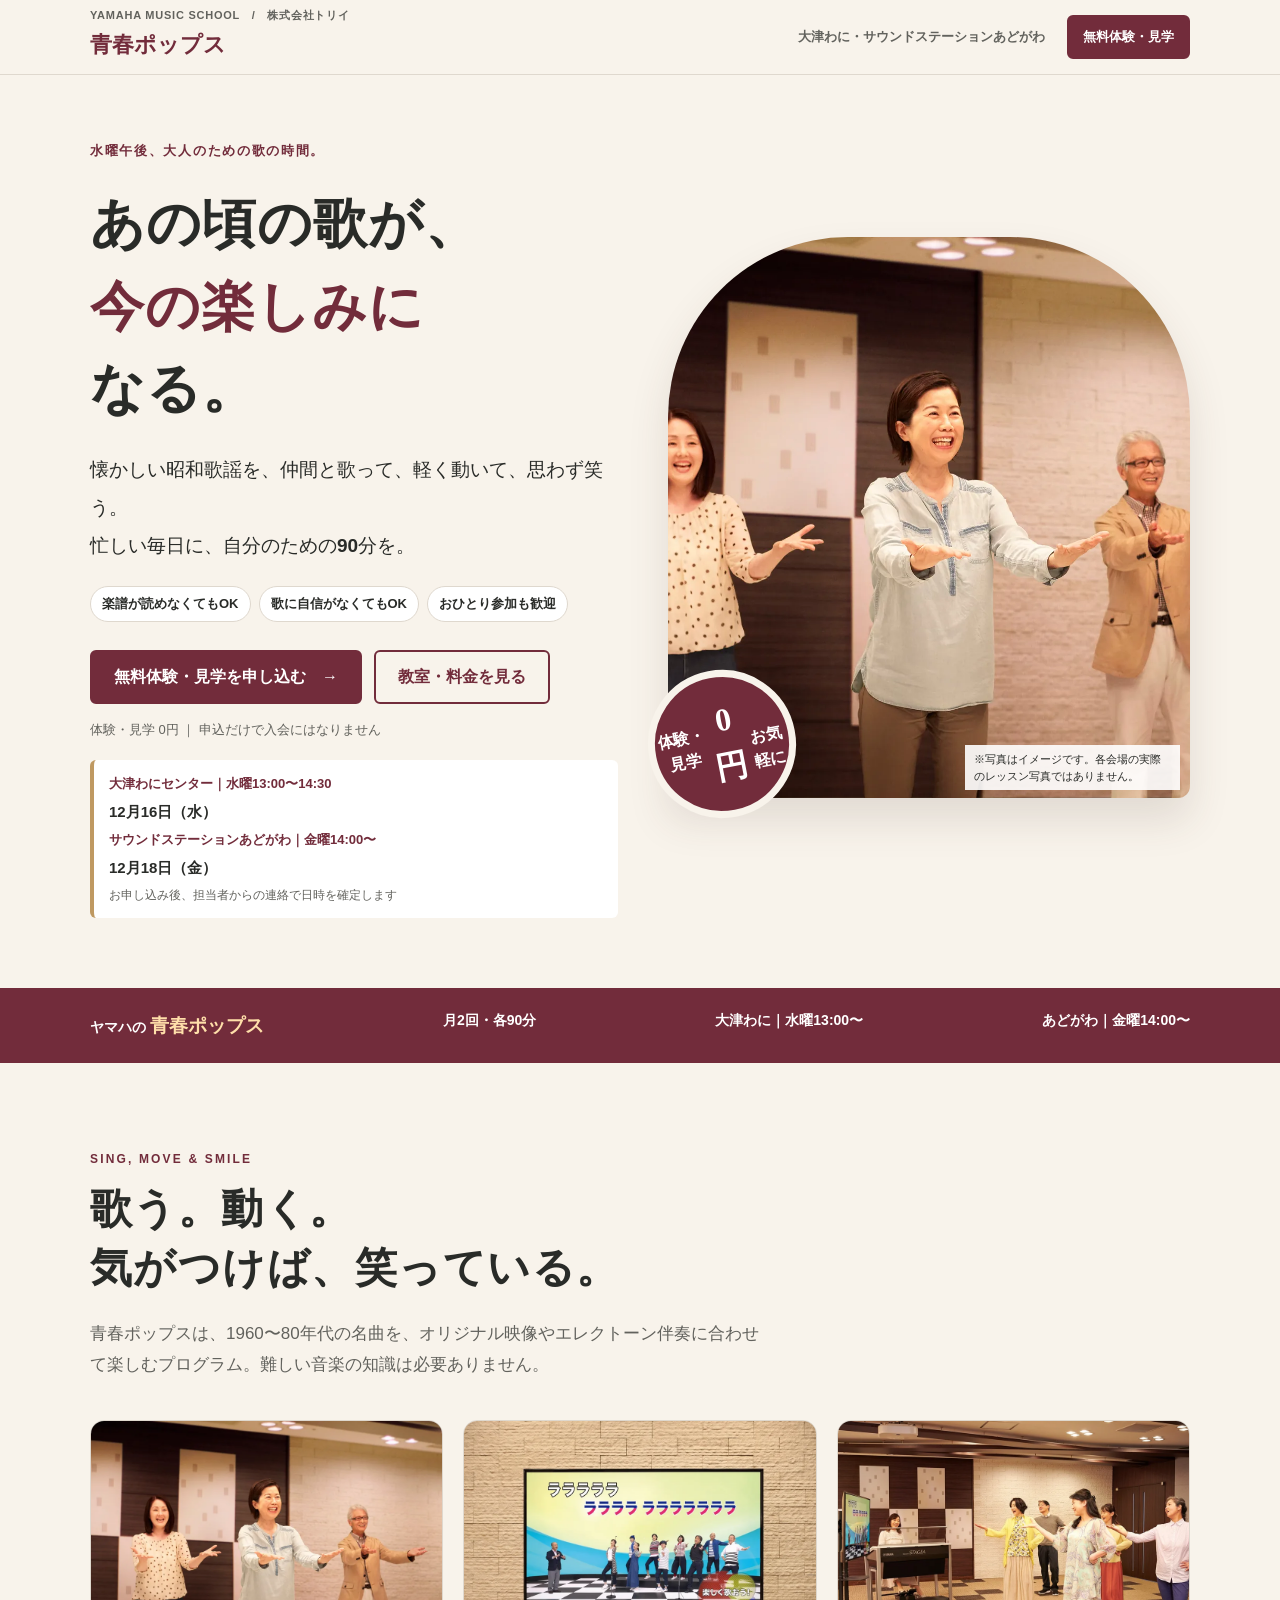
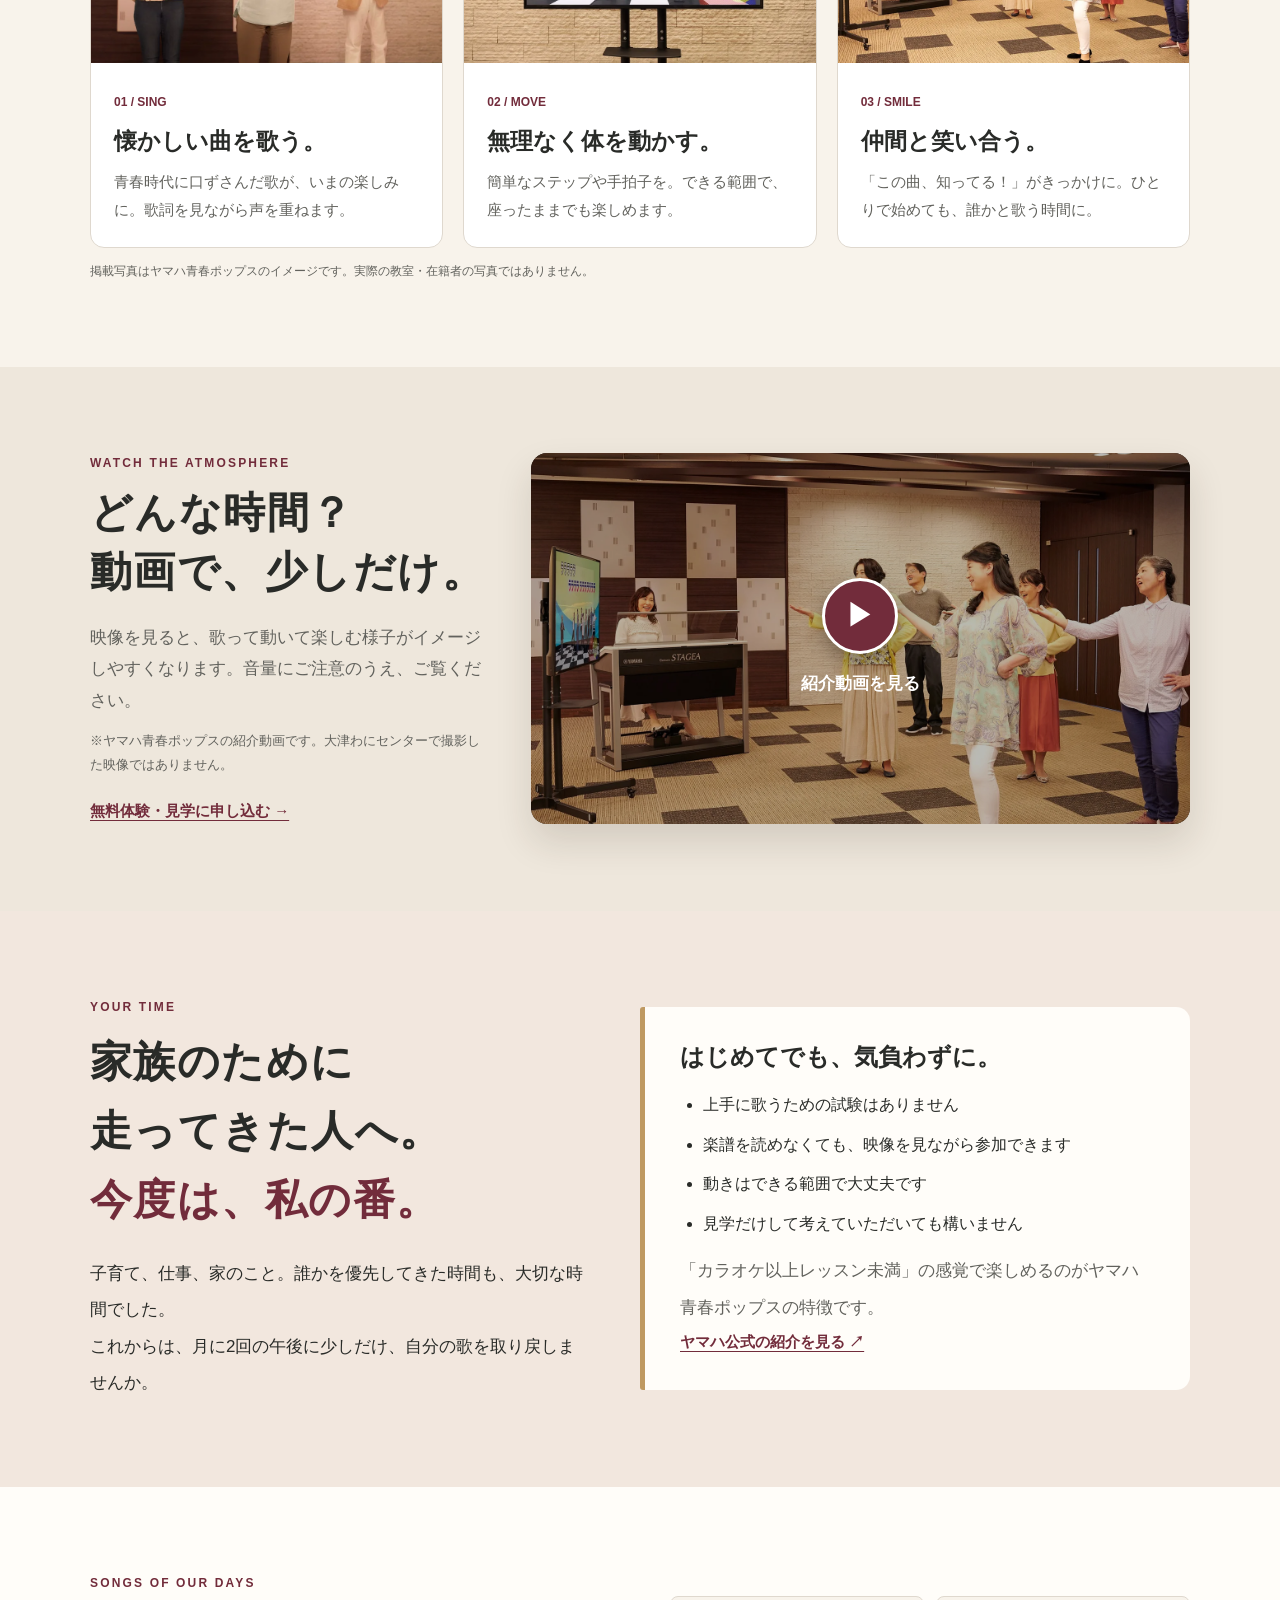
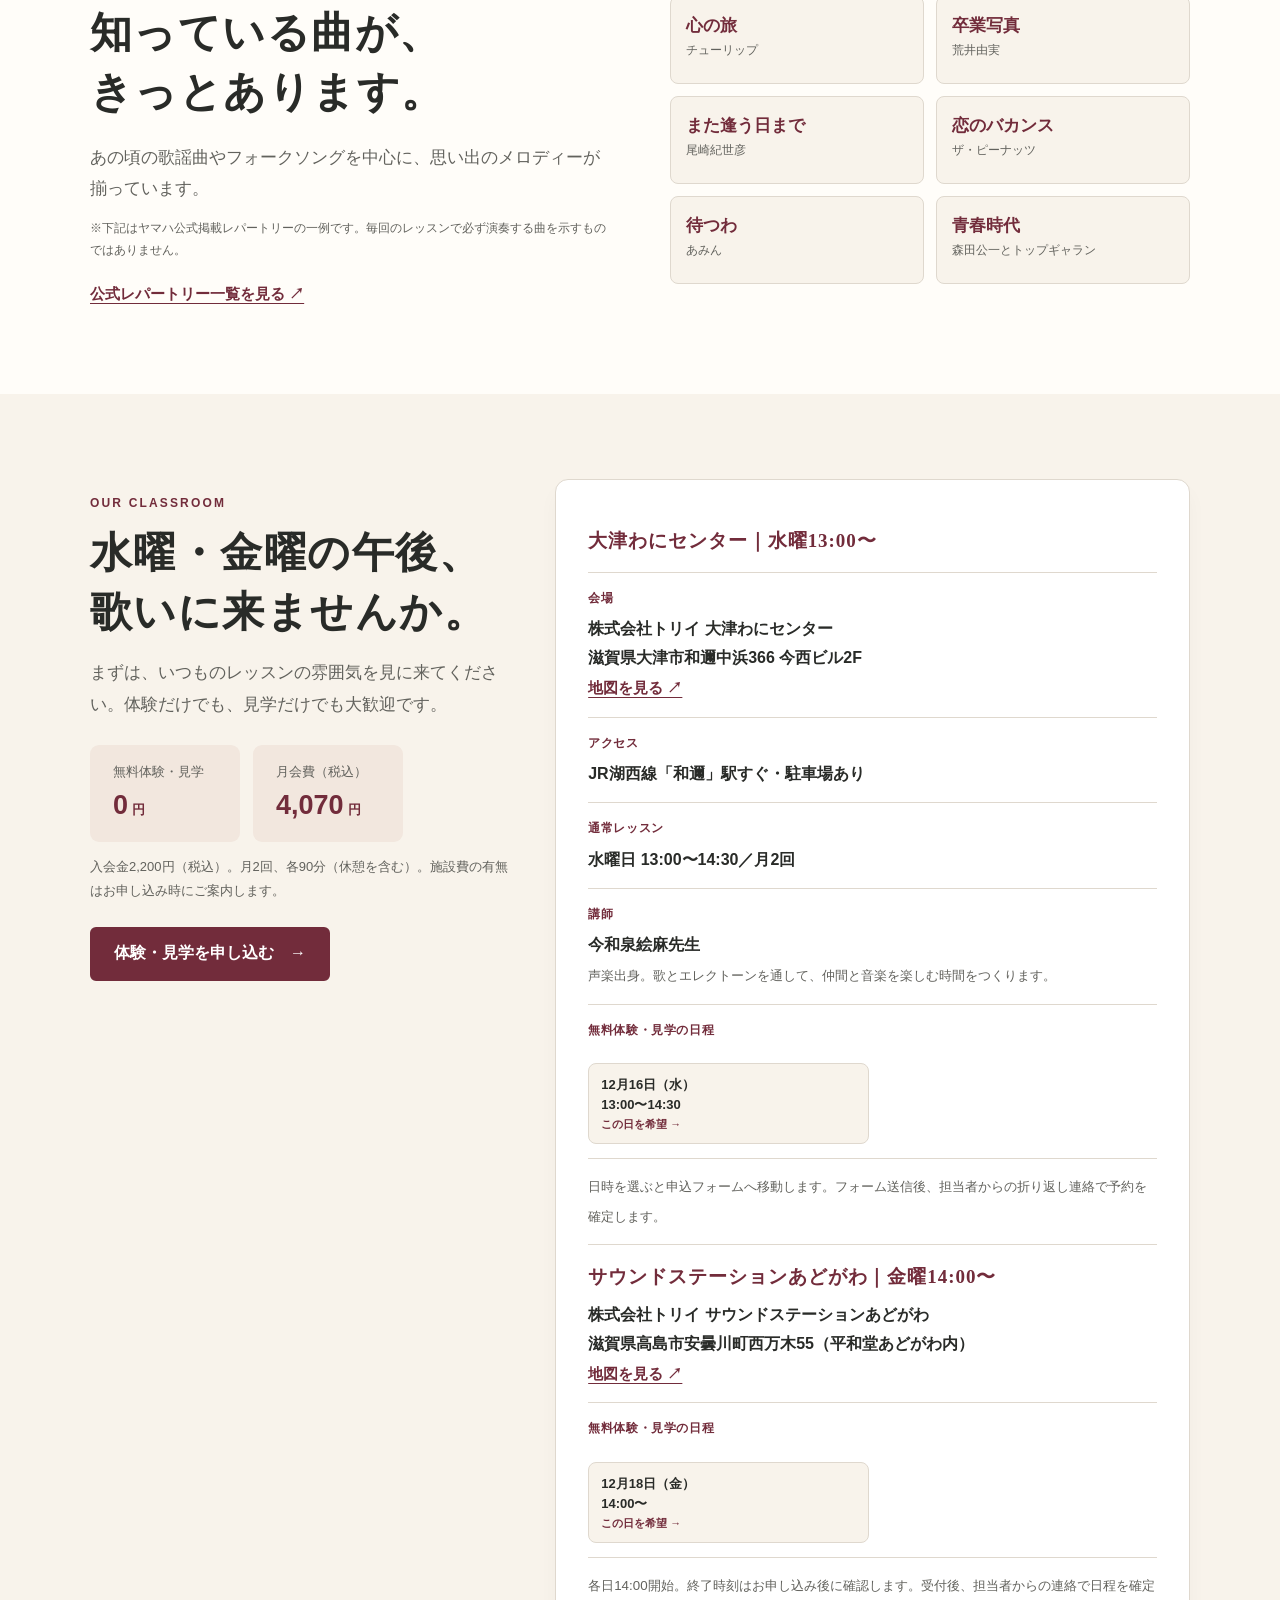
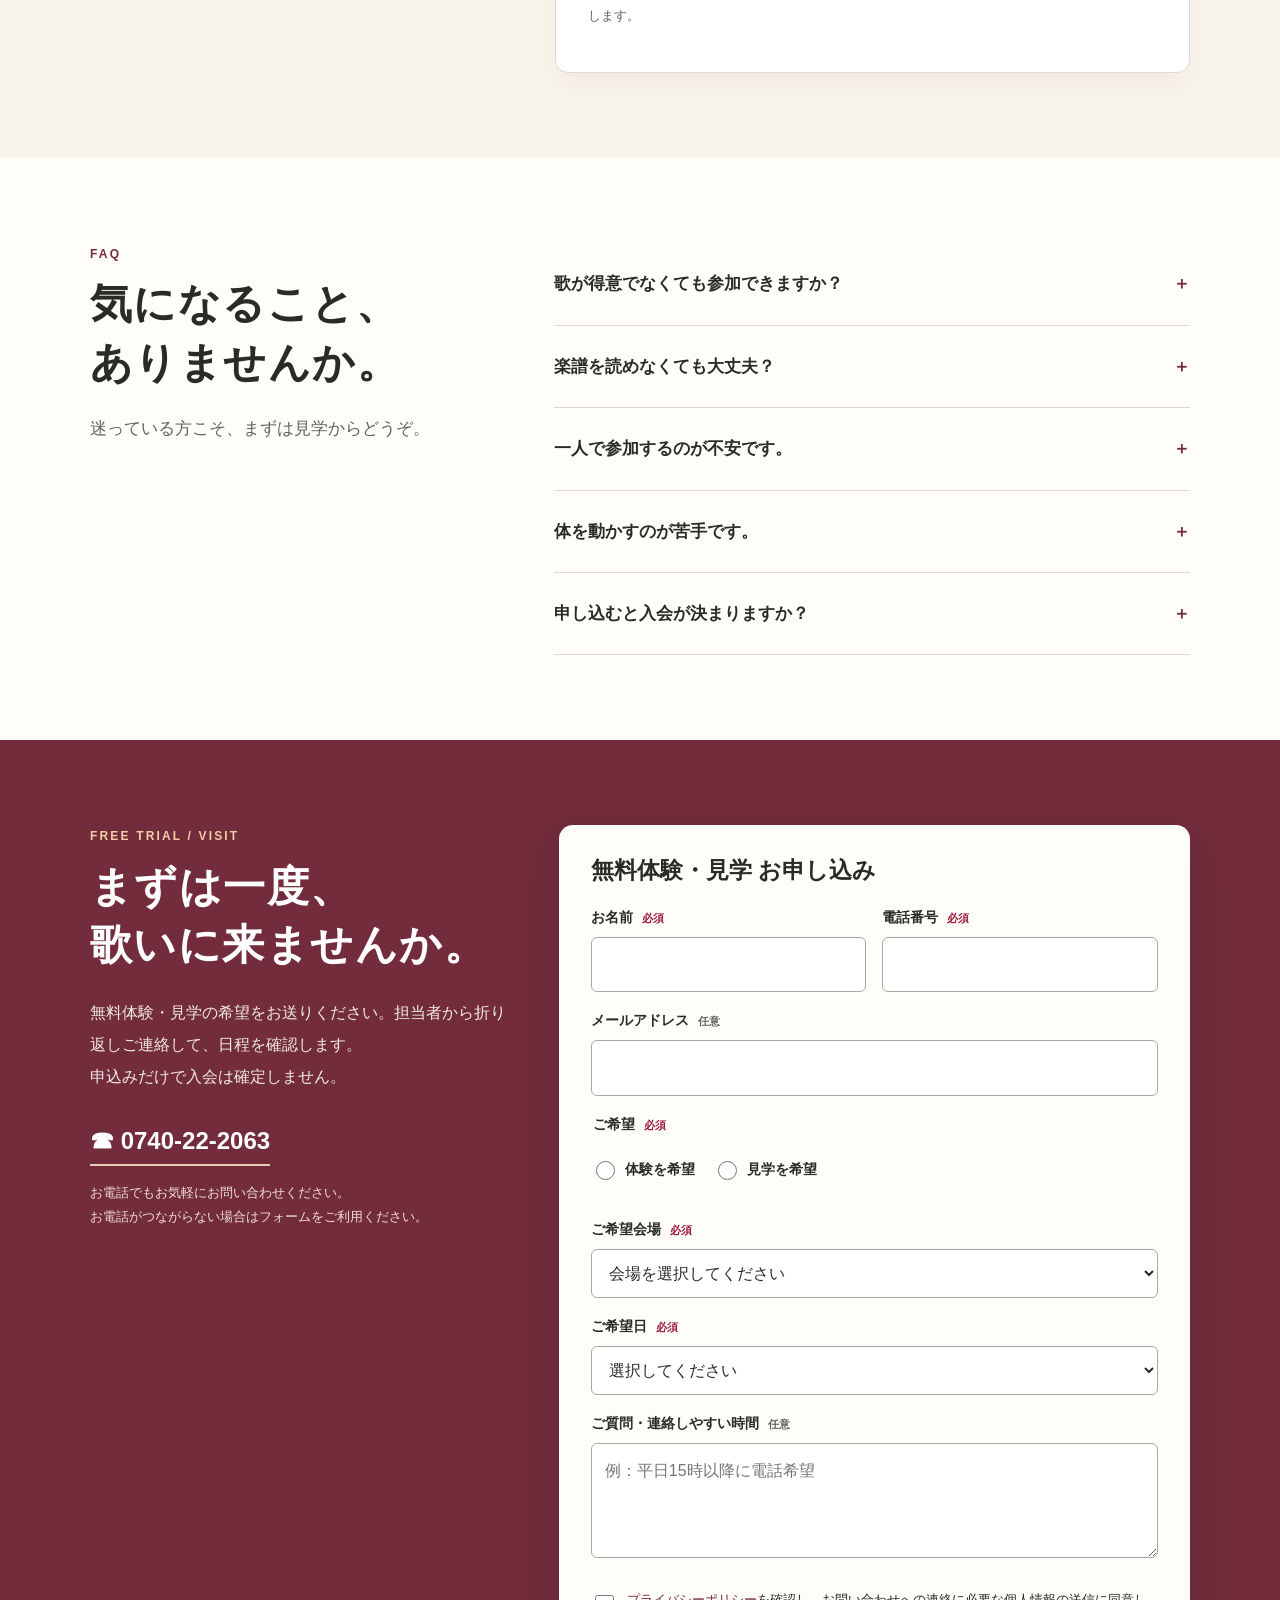
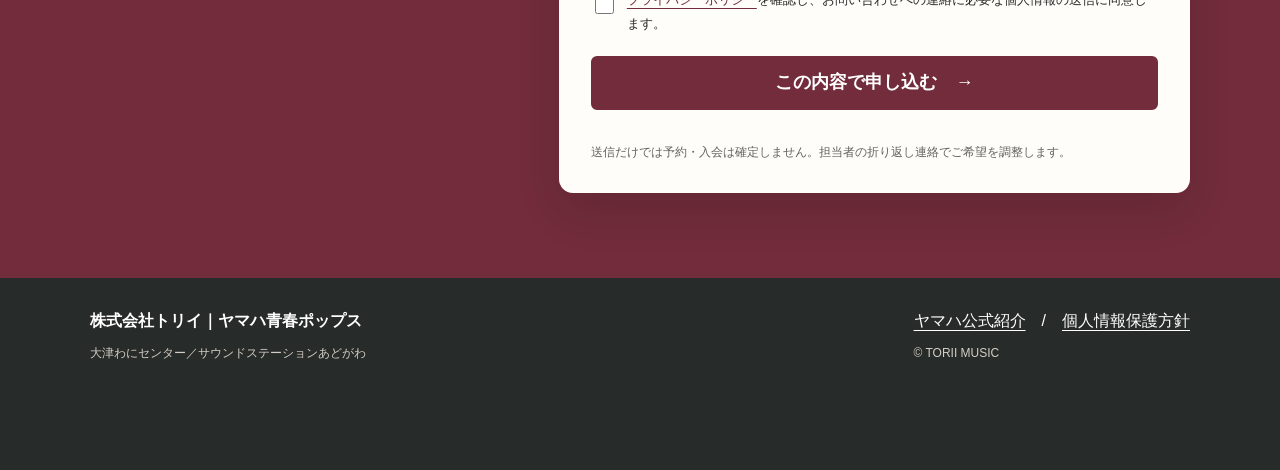
<file: index.html>
<!doctype html>
<html lang="ja">
<head>
<meta charset="utf-8">
<meta name="viewport" content="width=device-width,initial-scale=1">
<meta name="theme-color" content="#f8f3eb">
<title>青春ポップス無料体験・見学｜大津わに・サウンドステーションあどがわ｜株式会社トリイ</title>
<meta name="description" content="滋賀県の大津わにセンター（水曜13時）・サウンドステーションあどがわ（金曜14時）でヤマハ青春ポップスの無料体験・見学を受付中。懐かしい歌を仲間と楽しみましょう。">
<meta property="og:type" content="website"><meta property="og:locale" content="ja_JP">
<meta property="og:title" content="あの頃の歌が、今の楽しみになる。｜青春ポップス 大津わに・あどがわ">
<meta property="og:description" content="歌って、軽く動いて、仲間と笑う。大津わに（水曜）・あどがわ（金曜）の無料体験・見学を受付中。">
<meta property="og:image" content="https://kens-pro.github.io/seisyun/images/group-3P-1600.webp">
<link rel="canonical" href="https://kens-pro.github.io/seisyun/">
<link rel="preload" as="image" href="images/group-3P-1600.webp" fetchpriority="high">
<!-- Existing GTM / Microsoft Clarity IDs preserved from the currently published LP. -->
<script>(function(w,d,s,l,i){w[l]=w[l]||[];w[l].push({'gtm.start':new Date().getTime(),event:'gtm.js'});var f=d.getElementsByTagName(s)[0],j=d.createElement(s),dl=l!='dataLayer'?'&l='+l:'';j.async=true;j.src='https://www.googletagmanager.com/gtm.js?id='+i+dl;f.parentNode.insertBefore(j,f)})(window,document,'script','dataLayer','GTM-MSD7G7FP');</script>
<script>(function(c,l,a,r,i,t,y){c[a]=c[a]||function(){(c[a].q=c[a].q||[]).push(arguments)};t=l.createElement(r);t.async=1;t.src="https://www.clarity.ms/tag/"+i;y=l.getElementsByTagName(r)[0];y.parentNode.insertBefore(t,y)})(window,document,"clarity","script","xqcz15bcnj");</script>
<style>
:root{--wine:#722c3b;--dark:#292b28;--muted:#62625d;--ivory:#f8f3eb;--cream:#fffdf9;--rose:#f2e7de;--sage:#dce4d8;--gold:#bf9961;--line:#dfd8ce;--serif:"Yu Mincho","Hiragino Mincho ProN","Noto Serif JP",serif;--sans:"Hiragino Kaku Gothic ProN","Yu Gothic",Meiryo,sans-serif}
*{box-sizing:border-box}html{scroll-behavior:smooth;scroll-padding-top:88px}body{margin:0;color:var(--dark);background:var(--ivory);font:16px/1.85 var(--sans);-webkit-font-smoothing:antialiased}a{color:inherit;text-underline-offset:4px}img{max-width:100%;height:auto;display:block}h1,h2,h3,p,figure{margin:0}h1,h2,h3{line-height:1.4}h1,h2{font-family:var(--serif)}button,input,textarea,select{font:inherit}button{cursor:pointer}a:focus-visible,button:focus-visible,input:focus-visible,select:focus-visible,textarea:focus-visible,summary:focus-visible{outline:3px solid #9a5a38;outline-offset:3px}.wrap{width:min(1100px,calc(100% - 46px));margin-inline:auto}.skip{position:absolute;left:-9999px}.skip:focus{left:10px;top:10px;z-index:999;background:white;padding:10px}
.top{position:sticky;top:0;z-index:20;background:rgba(248,243,235,.97);border-bottom:1px solid var(--line);backdrop-filter:blur(12px)}.topinner{min-height:74px;display:flex;align-items:center;justify-content:space-between;gap:16px}.brand{font-family:var(--serif);font-weight:800;font-size:22px;color:var(--wine);text-decoration:none;white-space:nowrap}.brand small{display:block;font:600 11px/1.1 var(--sans);letter-spacing:.07em;color:var(--muted);margin-bottom:4px}.topright{display:flex;align-items:center;gap:22px}.topplace{font-size:13px;color:var(--muted);font-weight:700}.btn{display:inline-flex;justify-content:center;align-items:center;gap:9px;min-height:54px;padding:12px 22px;background:var(--wine);color:#fff;text-decoration:none;border:2px solid var(--wine);border-radius:6px;font-weight:800;line-height:1.4;transition:transform .2s,background .2s}.btn:hover{background:#51212c;transform:translateY(-1px)}.btn.outline{background:transparent;color:var(--wine)}.btn.outline:hover{background:#f8eaed}.btn.small{min-height:44px;font-size:13px;padding:9px 14px}
.hero{padding:64px 0 70px;overflow:hidden}.hero-grid{display:grid;grid-template-columns:1fr .99fr;align-items:center;gap:50px}.eyebrow{font-size:13px;color:var(--wine);font-weight:800;letter-spacing:.13em}.hero h1{font-size:clamp(32px,4.25vw,56px);line-height:1.52;letter-spacing:.02em;margin:20px 0}.hero h1 span{color:var(--wine)}.hero-lead{font-size:19px;line-height:2;font-weight:550}.hero-strong{display:flex;flex-wrap:wrap;gap:8px;margin:21px 0 28px}.hero-strong span{background:#fff;border:1px solid var(--line);padding:5px 11px;border-radius:50px;font-size:13px;font-weight:750}.hero-actions{display:flex;flex-wrap:wrap;gap:12px;align-items:center}.hero-note{font-size:13px;color:var(--muted);margin-top:14px}.hero-visual{position:relative;padding-bottom:22px}.hero-image{width:100%;aspect-ratio:4/4.3;object-fit:cover;border-radius:180px 180px 12px 12px;box-shadow:0 22px 40px rgba(75,56,43,.13);background:#ddd}.hero-stamp{position:absolute;bottom:2px;left:-20px;background:var(--wine);color:#fff;border-radius:100%;width:148px;height:148px;display:flex;align-items:center;justify-content:center;text-align:center;transform:rotate(-11deg);font-size:16px;line-height:1.5;font-weight:700;border:7px solid var(--ivory)}.hero-stamp b{font-size:32px;font-family:var(--serif)}.photo-note{position:absolute;bottom:30px;right:10px;font-size:11px;line-height:1.5;background:rgba(255,255,255,.9);padding:6px 9px;max-width:215px}
.trust{background:var(--wine);color:#fff}.trust .wrap{display:flex;justify-content:space-between;gap:15px;flex-wrap:wrap;padding:20px 0}.trust span{font-size:14px;font-weight:700}.trust b{font-size:19px;color:#ffdfaa}
.section{padding:85px 0}.section-kicker{font-size:12px;font-weight:800;letter-spacing:.18em;color:var(--wine);margin-bottom:10px}.section h2{font-size:clamp(29px,3.4vw,42px);letter-spacing:.035em;margin:0 0 20px}.section-intro{color:var(--muted);max-width:670px;font-size:17px}.feature-grid{display:grid;grid-template-columns:repeat(3,1fr);gap:20px;margin-top:39px}.feature{background:#fff;border:1px solid var(--line);border-radius:14px;overflow:hidden}.feature img{width:100%;aspect-ratio:1.45;object-fit:cover}.feature-copy{padding:23px}.feature-no{font-size:12px;color:var(--wine);font-weight:800}.feature h3{font:700 23px/1.5 var(--serif);margin:9px 0}.feature p{font-size:15px;color:var(--muted)}.photo-disclaimer{margin-top:12px;font-size:12px;color:var(--muted)}
.story{background:var(--rose)}.story-grid{display:grid;grid-template-columns:.9fr 1fr;gap:55px;align-items:center}.story h2{line-height:1.65}.story p:not(.section-kicker){font-size:17px;line-height:2.15}.quote{background:var(--cream);border-left:5px solid var(--gold);padding:34px 35px;border-radius:3px 14px 14px 3px}.quote h3{font-size:24px;font-family:var(--serif);margin-bottom:15px}.quote ul{margin:0;padding-left:23px}.quote li{margin:10px 0}.fine{color:var(--muted);font-size:13px;margin-top:15px}
.songs{background:var(--cream)}.songs-grid{display:grid;grid-template-columns:1fr 1fr;gap:60px;align-items:center}.song-cards{display:grid;grid-template-columns:1fr 1fr;gap:12px}.song{background:var(--ivory);border:1px solid var(--line);padding:15px;border-radius:8px;min-height:88px}.song strong{display:block;color:var(--wine);font:700 17px/1.6 var(--serif)}.song small{display:block;color:var(--muted);font-size:12px}.small-link{color:var(--wine);font-size:15px;font-weight:800}.song-note{font-size:12px;color:var(--muted);margin-top:12px}
.class{background:var(--ivory)}.class-grid{display:grid;grid-template-columns:.8fr 1.2fr;gap:42px}.class-card{background:#fff;padding:29px 32px;border:1px solid var(--line);border-radius:13px;box-shadow:0 12px 20px rgba(48,36,23,.03)}.class-card dl{margin:0}.class-card dl div{padding:14px 0;border-bottom:1px solid var(--line)}.class-card dl div:last-child{border-bottom:0}.class-card dt{font-size:12px;font-weight:800;color:var(--wine);letter-spacing:.05em}.class-card dd{margin:5px 0 0;font-weight:650}.price-row{display:flex;gap:13px;flex-wrap:wrap;margin:25px 0 10px}.price{background:var(--rose);border-radius:9px;padding:15px 23px;min-width:150px}.price small{display:block;font-size:13px;color:var(--muted)}.price b{font-size:27px;line-height:1.6;color:var(--wine)}.price b em{font-style:normal;font-size:13px;margin-left:4px}.class-help{font-size:13px;color:var(--muted)}.class h2{margin-bottom:16px}.class p{margin-top:13px}
.faq{background:var(--cream)}.faq-grid{display:grid;grid-template-columns:.65fr 1fr;gap:50px}.faq-list details{border-bottom:1px solid var(--line);padding:16px 0}.faq-list summary{cursor:pointer;list-style:none;font-size:17px;font-weight:750;padding:9px 28px 9px 0;position:relative}.faq-list summary::-webkit-details-marker{display:none}.faq-list summary:after{content:"＋";position:absolute;right:0;color:var(--wine)}.faq-list details[open] summary:after{content:"−"}.faq-list details p{padding:4px 15px 18px 0;color:var(--muted);font-size:15px}
.apply{background:var(--wine);color:#fff}.apply-grid{display:grid;grid-template-columns:.8fr 1.2fr;gap:48px;align-items:start}.apply .section-kicker{color:#f1cda8}.apply h2{margin-bottom:22px}.apply-note{margin-top:18px;color:#f3e9e5;line-height:2}.apply-phone{display:inline-block;margin-top:26px;color:white;font-size:24px;font-weight:850;text-decoration:none;border-bottom:2px solid #e7cbb4}.apply .fine{color:#f1ded9}.form-card{background:var(--cream);border-radius:14px;color:var(--dark);padding:30px 32px;box-shadow:0 18px 45px rgba(0,0,0,.12)}.form-card h3{font-family:var(--serif);font-size:23px;margin-bottom:17px}.fields{display:grid;grid-template-columns:1fr 1fr;gap:16px}.field.wide{grid-column:1/-1}.field label,.field legend{display:block;font-size:14px;font-weight:800;margin-bottom:6px}.required{color:#9b1937;font-size:11px;margin-left:5px}.optional{color:var(--muted);font-size:11px;margin-left:5px}.field input,.field select,.field textarea{width:100%;padding:12px 13px;min-height:49px;border-radius:6px;border:1px solid #aea69c;color:var(--dark);background:#fff;font-size:16px}.field textarea{resize:vertical;min-height:95px}.field fieldset{border:0;margin:0;padding:0}.radio-line{display:flex;gap:18px;flex-wrap:wrap}.radio-line label{font-weight:600;display:flex;align-items:center;gap:7px}.radio-line input{accent-color:var(--wine);width:19px;height:19px}.consent{font-size:13px;display:flex;gap:10px;align-items:start;margin:20px 0}.consent input{margin-top:7px;width:19px;height:19px;flex-shrink:0;accent-color:var(--wine)}.submit{width:100%;font-size:18px}.submit:disabled{opacity:.6;cursor:wait}.form-status{min-height:10px;font-size:14px;font-weight:750;margin-top:12px;outline:none}.form-status.ok{color:#175a3c}.form-status.error{color:#a52032}.form-note{font-size:12px;color:var(--muted);margin-top:9px}
.footer{padding:28px 0 105px;background:#272b29;color:#fff}.footgrid{display:flex;justify-content:space-between;gap:20px;align-items:center}.footgrid small{display:block;color:#d4cec6;margin-top:7px;font-size:12px}.footgrid a{color:#fff}.sticky{display:none}
@media(max-width:860px){.hero-grid,.story-grid,.songs-grid,.class-grid,.faq-grid,.apply-grid{grid-template-columns:1fr;gap:32px}.hero-grid{gap:26px}.hero-visual{max-width:520px;width:100%;margin:auto}.hero-image{aspect-ratio:4/3.5;border-radius:130px 130px 10px 10px}.feature-grid{grid-template-columns:repeat(2,1fr)}.class-grid{gap:26px}.apply-grid{gap:29px}.story-grid{gap:28px}}
@media(max-width:590px){html{scroll-padding-top:66px}.wrap{width:min(100% - 34px,1100px)}.topinner{min-height:65px}.brand{font-size:17px}.brand small{font-size:9px}.topplace{display:none}.top .btn{font-size:12px;padding:9px 10px;min-height:42px}.hero{padding:30px 0 47px}.hero h1{font-size:clamp(29px,8vw,37px);margin:13px 0 16px;line-height:1.57}.hero-lead{font-size:16px}.hero-strong{margin:17px 0 22px}.hero-strong span{font-size:12px}.hero-actions{gap:9px}.hero-actions .btn{width:100%}.hero-actions .btn.outline{min-height:43px}.hero-visual{margin-top:4px}.hero-image{aspect-ratio:1.35;border-radius:90px 90px 10px 10px}.hero-stamp{width:99px;height:99px;font-size:11px;left:-4px;bottom:8px;border-width:4px}.hero-stamp b{font-size:22px}.photo-note{max-width:190px;bottom:23px;font-size:10px}.trust .wrap{padding:15px 0;gap:10px}.trust span{font-size:12px}.trust b{font-size:16px}.section{padding:56px 0}.section h2{font-size:30px}.section-intro{font-size:15px}.feature-grid{grid-template-columns:1fr;gap:13px;margin-top:25px}.feature{display:grid;grid-template-columns:42% 58%;align-items:stretch}.feature img{height:100%;aspect-ratio:auto;min-height:153px}.feature-copy{padding:13px}.feature h3{font-size:20px;margin:4px 0}.feature p{font-size:13px;line-height:1.7}.story p:not(.section-kicker){font-size:15px}.quote{padding:25px 21px}.quote h3{font-size:22px}.song-cards{gap:9px}.song{padding:11px;min-height:83px}.song strong{font-size:14px}.song small{font-size:11px}.class-card{padding:21px}.price{flex:1;min-width:125px;padding:13px}.price b{font-size:23px}.faq-list summary{font-size:16px}.apply .section-kicker{font-size:11px}.form-card{padding:22px 18px}.fields{grid-template-columns:1fr;gap:14px}.field.wide{grid-column:auto}.footer{padding-bottom:93px}.footgrid{display:block}.footgrid>*{margin-bottom:14px}.sticky{display:grid;grid-template-columns:40% 60%;position:fixed;bottom:0;left:0;right:0;z-index:30;box-shadow:0 -4px 18px rgba(0,0,0,.12);background:#fff}.sticky a{display:flex;align-items:center;justify-content:center;min-height:68px;text-decoration:none;font-size:14px;font-weight:800;line-height:1.3}.sticky .call{color:var(--wine)}.sticky .book{background:var(--wine);color:#fff}}
@media(prefers-reduced-motion:reduce){html{scroll-behavior:auto}.btn{transition:none}.btn:hover{transform:none}}

.video-section{background:#eee7dc}.video-grid{display:grid;grid-template-columns:.75fr 1.25fr;align-items:center;gap:45px}.video-box{position:relative;aspect-ratio:16/9;border-radius:16px;overflow:hidden;background:#2a2925;box-shadow:0 18px 36px rgba(50,32,23,.14)}.video-box img{width:100%;height:100%;object-fit:cover;filter:brightness(.73)}.video-box button{position:absolute;inset:0;margin:auto;border:0;background:transparent;color:#fff;font-weight:800;font-size:17px;display:flex;flex-direction:column;gap:14px;align-items:center;justify-content:center}.video-circle{background:var(--wine);width:76px;height:76px;display:grid;place-items:center;border-radius:50%;border:3px solid #fff;font-size:28px;box-shadow:0 8px 20px rgba(0,0,0,.3)}.video-box iframe{display:block;width:100%;height:100%;border:0}.video-info{font-size:13px;color:var(--muted);margin-top:13px}@media(max-width:860px){.video-grid{grid-template-columns:1fr;gap:22px}}
.hero-trial-dates{display:flex;flex-direction:column;gap:2px;margin-top:18px;padding:12px 15px;background:#fff;border-left:4px solid var(--gold);border-radius:6px}
.hero-trial-dates strong{color:var(--wine);font-size:13px}.hero-trial-dates span{font-size:15px;font-weight:800}.hero-trial-dates small{font-size:12px;color:var(--muted)}
.venue-heading{font-size:19px!important;color:var(--wine);font-family:var(--serif);letter-spacing:0}.date-choices{display:grid;grid-template-columns:1fr 1fr;gap:8px;margin:8px 0 12px}.date-choice{text-decoration:none;border:1px solid var(--line);background:var(--ivory);padding:11px 12px;border-radius:8px;display:flex;flex-direction:column;gap:1px;line-height:1.5;transition:border-color .2s,background .2s}.date-choice:hover{border-color:var(--wine);background:#f5e9e8}.date-choice span{font-size:13px;font-weight:800}.date-choice strong{font-size:13px}.date-choice small{font-size:11px;color:var(--wine)}.date-choice[hidden],.hero-trial-dates[hidden]{display:none!important}@media(max-width:590px){.date-choices{grid-template-columns:1fr 1fr}.date-choice{padding:10px 8px}.hero-trial-dates span{font-size:13px}}
</style>
</head>
<body>
<noscript><iframe src="https://www.googletagmanager.com/ns.html?id=GTM-MSD7G7FP" height="0" width="0" style="display:none;visibility:hidden"></iframe></noscript>
<a class="skip" href="#main">本文へ移動</a>
<header class="top"><div class="wrap topinner">
<a class="brand" href="#main"><small>YAMAHA MUSIC SCHOOL　/　株式会社トリイ</small>青春ポップス</a>
<div class="topright"><span class="topplace">大津わに・サウンドステーションあどがわ</span><a class="btn small js-cta" href="#contact" data-cta="header">無料体験・見学</a></div>
</div></header>
<main id="main">
<section class="hero"><div class="wrap hero-grid">
<div class="hero-copy">
<p class="eyebrow">水曜午後、大人のための歌の時間。</p>
<h1>あの頃の歌が、<br><span>今の楽しみに</span><br>なる。</h1>
<p class="hero-lead">懐かしい昭和歌謡を、仲間と歌って、軽く動いて、思わず笑う。<br>忙しい毎日に、自分のための90分を。</p>
<div class="hero-strong"><span>楽譜が読めなくてもOK</span><span>歌に自信がなくてもOK</span><span>おひとり参加も歓迎</span></div>
<div class="hero-actions"><a class="btn js-cta" href="#contact" data-cta="hero">無料体験・見学を申し込む　→</a><a class="btn outline js-cta" href="#class" data-cta="hero_details">教室・料金を見る</a></div>
<p class="hero-note">体験・見学 0円 ｜ 申込だけで入会にはなりません</p><div class="hero-trial-dates"><strong>大津わにセンター｜水曜13:00〜14:30</strong><span data-hero-venue="wani">11月11日・11月25日・12月2日・12月16日</span><strong>サウンドステーションあどがわ｜金曜14:00〜</strong><span data-hero-venue="adogawa">11月6日・11月20日・12月4日・12月18日</span><small>お申し込み後、担当者からの連絡で日時を確定します</small></div>
</div>
<div class="hero-visual"><img class="hero-image" src="images/group-3P-1600.webp" width="1600" height="1067" fetchpriority="high" alt="仲間と歌い、笑顔で楽しむ大人たちのイメージ画像"><div class="hero-stamp">体験・見学<br><b>0円</b><br>お気軽に</div><p class="photo-note">※写真はイメージです。各会場の実際のレッスン写真ではありません。</p></div>
</div></section>
<div class="trust"><div class="wrap"><span>ヤマハの <b>青春ポップス</b></span><span>月2回・各90分</span><span>大津わに｜水曜13:00〜</span><span>あどがわ｜金曜14:00〜</span></div></div>
<section class="section" id="enjoy"><div class="wrap">
<p class="section-kicker">SING, MOVE & SMILE</p><h2>歌う。動く。<br>気がつけば、笑っている。</h2>
<p class="section-intro">青春ポップスは、1960〜80年代の名曲を、オリジナル映像やエレクトーン伴奏に合わせて楽しむプログラム。難しい音楽の知識は必要ありません。</p>
<div class="feature-grid">
<article class="feature"><img src="images/group-3P-960.webp" loading="lazy" width="960" height="640" alt="懐かしい歌を仲間と楽しむイメージ"><div class="feature-copy"><span class="feature-no">01 / SING</span><h3>懐かしい曲を歌う。</h3><p>青春時代に口ずさんだ歌が、いまの楽しみに。歌詞を見ながら声を重ねます。</p></div></article>
<article class="feature"><img src="images/tv-960.webp" loading="lazy" width="960" height="640" alt="映像を見ながら楽しむイメージ"><div class="feature-copy"><span class="feature-no">02 / MOVE</span><h3>無理なく体を動かす。</h3><p>簡単なステップや手拍子を。できる範囲で、座ったままでも楽しめます。</p></div></article>
<article class="feature"><img src="images/group-5P-960.webp" loading="lazy" width="960" height="640" alt="一緒に歌う仲間たちのイメージ"><div class="feature-copy"><span class="feature-no">03 / SMILE</span><h3>仲間と笑い合う。</h3><p>「この曲、知ってる！」がきっかけに。ひとりで始めても、誰かと歌う時間に。</p></div></article>
</div><p class="photo-disclaimer">掲載写真はヤマハ青春ポップスのイメージです。実際の教室・在籍者の写真ではありません。</p>
</div></section>

<section class="section video-section" id="movie"><div class="wrap video-grid"><div><p class="section-kicker">WATCH THE ATMOSPHERE</p><h2>どんな時間？<br>動画で、少しだけ。</h2><p class="section-intro">映像を見ると、歌って動いて楽しむ様子がイメージしやすくなります。音量にご注意のうえ、ご覧ください。</p><p class="video-info">※ヤマハ青春ポップスの紹介動画です。大津わにセンターで撮影した映像ではありません。</p><p style="margin-top:19px"><a class="small-link" href="#contact" data-cta="video_form">無料体験・見学に申し込む →</a></p></div><div class="video-box" id="video-box"><img src="images/group-5P-1600.webp" width="1600" height="1066" loading="lazy" alt="ヤマハ青春ポップス紹介動画の再生イメージ"><button type="button" id="play-video" aria-label="ヤマハ青春ポップス紹介動画を再生"><span class="video-circle" aria-hidden="true">▶</span>紹介動画を見る</button></div></div></section>
<section class="section story"><div class="wrap story-grid">
<div><p class="section-kicker">YOUR TIME</p><h2>家族のために<br>走ってきた人へ。<br><span style="color:var(--wine)">今度は、私の番。</span></h2><p>子育て、仕事、家のこと。誰かを優先してきた時間も、大切な時間でした。<br>これからは、月に2回の午後に少しだけ、自分の歌を取り戻しませんか。</p></div>
<div class="quote"><h3>はじめてでも、気負わずに。</h3><ul><li>上手に歌うための試験はありません</li><li>楽譜を読めなくても、映像を見ながら参加できます</li><li>動きはできる範囲で大丈夫です</li><li>見学だけして考えていただいても構いません</li></ul><p class="fine">「カラオケ以上レッスン未満」の感覚で楽しめるのがヤマハ青春ポップスの特徴です。</p><a class="small-link" href="https://school.jp.yamaha.com/music/seishun/" target="_blank" rel="noopener noreferrer" data-cta="yamaha_official">ヤマハ公式の紹介を見る ↗</a></div>
</div></section>
<section class="section songs"><div class="wrap songs-grid">
<div><p class="section-kicker">SONGS OF OUR DAYS</p><h2>知っている曲が、<br>きっとあります。</h2><p class="section-intro">あの頃の歌謡曲やフォークソングを中心に、思い出のメロディーが揃っています。</p><p class="song-note">※下記はヤマハ公式掲載レパートリーの一例です。毎回のレッスンで必ず演奏する曲を示すものではありません。</p><p style="margin-top:18px"><a class="small-link" href="https://school.jp.yamaha.com/music/seishun/repertoire/" target="_blank" rel="noopener noreferrer" data-cta="songs_official">公式レパートリー一覧を見る ↗</a></p></div>
<div class="song-cards"><div class="song"><strong>心の旅</strong><small>チューリップ</small></div><div class="song"><strong>卒業写真</strong><small>荒井由実</small></div><div class="song"><strong>また逢う日まで</strong><small>尾崎紀世彦</small></div><div class="song"><strong>恋のバカンス</strong><small>ザ・ピーナッツ</small></div><div class="song"><strong>待つわ</strong><small>あみん</small></div><div class="song"><strong>青春時代</strong><small>森田公一とトップギャラン</small></div></div>
</div></section>
<section class="section class" id="class"><div class="wrap class-grid">
<div><p class="section-kicker">OUR CLASSROOM</p><h2>水曜・金曜の午後、<br>歌いに来ませんか。</h2><p class="section-intro">まずは、いつものレッスンの雰囲気を見に来てください。体験だけでも、見学だけでも大歓迎です。</p><div class="price-row"><div class="price"><small>無料体験・見学</small><b>0<em>円</em></b></div><div class="price"><small>月会費（税込）</small><b>4,070<em>円</em></b></div></div><p class="class-help">入会金2,200円（税込）。月2回、各90分（休憩を含む）。施設費の有無はお申し込み時にご案内します。</p><p style="margin-top:23px"><a class="btn js-cta" href="#contact" data-cta="class">体験・見学を申し込む　→</a></p></div>
<div class="class-card"><dl>
<div><dt class="venue-heading">大津わにセンター｜水曜13:00〜</dt></div>
<div><dt>会場</dt><dd>株式会社トリイ 大津わにセンター<br>滋賀県大津市和邇中浜366 今西ビル2F<br><a class="small-link" href="https://www.google.com/maps/search/?api=1&amp;query=大津市和邇中浜366%20今西ビル" target="_blank" rel="noopener noreferrer" data-cta="map">地図を見る ↗</a></dd></div>
<div><dt>アクセス</dt><dd>JR湖西線「和邇」駅すぐ・駐車場あり</dd></div>
<div><dt>通常レッスン</dt><dd>水曜日 13:00〜14:30／月2回</dd></div>
<div><dt>講師</dt><dd>今和泉絵麻先生<br><small style="font-weight:400;color:var(--muted)">声楽出身。歌とエレクトーンを通して、仲間と音楽を楽しむ時間をつくります。</small></dd></div>
<div><dt>無料体験・見学の日程</dt><dd><div class="date-choices">
<a class="date-choice js-pick-date js-cta" data-venue="wani" data-date="2026-11-11" data-cta="trial_1111" href="#contact"><span>11月11日（水）</span><strong>13:00〜14:30</strong><small>この日を希望 →</small></a>
<a class="date-choice js-pick-date js-cta" data-venue="wani" data-date="2026-11-25" data-cta="trial_1125" href="#contact"><span>11月25日（水）</span><strong>13:00〜14:30</strong><small>この日を希望 →</small></a>
<a class="date-choice js-pick-date js-cta" data-venue="wani" data-date="2026-12-02" data-cta="trial_1202" href="#contact"><span>12月2日（水）</span><strong>13:00〜14:30</strong><small>この日を希望 →</small></a>
<a class="date-choice js-pick-date js-cta" data-venue="wani" data-date="2026-12-16" data-cta="trial_1216" href="#contact"><span>12月16日（水）</span><strong>13:00〜14:30</strong><small>この日を希望 →</small></a></div>
<small style="font-weight:400;color:var(--muted)">日時を選ぶと申込フォームへ移動します。フォーム送信後、担当者からの折り返し連絡で予約を確定します。</small></dd></div>
<div><dt class="venue-heading">サウンドステーションあどがわ｜金曜14:00〜</dt><dd>株式会社トリイ サウンドステーションあどがわ<br>滋賀県高島市安曇川町西万木55（平和堂あどがわ内）<br><a class="small-link" href="https://www.google.com/maps/search/?api=1&amp;query=高島市安曇川町西万木55" target="_blank" rel="noopener noreferrer" data-cta="map_adogawa">地図を見る ↗</a></dd></div>
<div><dt>無料体験・見学の日程</dt><dd><div class="date-choices">
<a class="date-choice js-pick-date js-cta" data-venue="adogawa" data-date="2026-11-06" data-cta="trial_adogawa_1106" href="#contact"><span>11月6日（金）</span><strong>14:00〜</strong><small>この日を希望 →</small></a>
<a class="date-choice js-pick-date js-cta" data-venue="adogawa" data-date="2026-11-20" data-cta="trial_adogawa_1120" href="#contact"><span>11月20日（金）</span><strong>14:00〜</strong><small>この日を希望 →</small></a>
<a class="date-choice js-pick-date js-cta" data-venue="adogawa" data-date="2026-12-04" data-cta="trial_adogawa_1204" href="#contact"><span>12月4日（金）</span><strong>14:00〜</strong><small>この日を希望 →</small></a>
<a class="date-choice js-pick-date js-cta" data-venue="adogawa" data-date="2026-12-18" data-cta="trial_adogawa_1218" href="#contact"><span>12月18日（金）</span><strong>14:00〜</strong><small>この日を希望 →</small></a>
</div><small style="font-weight:400;color:var(--muted)">各日14:00開始。終了時刻はお申し込み後に確認します。受付後、担当者からの連絡で日程を確定します。</small></dd></div>
</dl></div>
</div></section>
<section class="section faq"><div class="wrap faq-grid"><div><p class="section-kicker">FAQ</p><h2>気になること、<br>ありませんか。</h2><p class="section-intro">迷っている方こそ、まずは見学からどうぞ。</p></div>
<div class="faq-list">
<details><summary>歌が得意でなくても参加できますか？</summary><p>はい。歌の上手さを競う教室ではありません。映像を見ながら、無理のない範囲で楽しく歌えます。</p></details>
<details><summary>楽譜を読めなくても大丈夫？</summary><p>大丈夫です。歌詞や振り付けなどを映像で見ながら楽しめます。楽器や楽譜を準備する必要はありません。</p></details>
<details><summary>一人で参加するのが不安です。</summary><p>お一人での参加も歓迎です。まずはレッスンの雰囲気を見学し、続けられそうかゆっくりご判断ください。</p></details>
<details><summary>体を動かすのが苦手です。</summary><p>無理に振り付けをする必要はありません。できる範囲で、座ったまま参加していただくこともできます。</p></details>
<details><summary>申し込むと入会が決まりますか？</summary><p>いいえ。このフォームは無料体験・見学の希望受付です。体験・見学後にご検討いただけます。</p></details>
</div></div></section>
<section class="section apply" id="contact"><div class="wrap apply-grid">
<div><p class="section-kicker">FREE TRIAL / VISIT</p><h2>まずは一度、<br>歌いに来ませんか。</h2><p class="apply-note">無料体験・見学の希望をお送りください。担当者から折り返しご連絡して、日程を確認します。<br>申込みだけで入会は確定しません。</p><a class="apply-phone js-cta" href="tel:0740-22-2063" data-cta="contact_phone">☎ 0740-22-2063</a><p class="fine">お電話でもお気軽にお問い合わせください。<br>お電話がつながらない場合はフォームをご利用ください。</p></div>
<div class="form-card"><h3>無料体験・見学 お申し込み</h3>
<form id="trial-application-form" method="POST" action="https://formspree.io/f/xpqvlzzk" data-clarity-mask="true">
<input type="hidden" name="_subject" value="【青春ポップス】無料体験・見学申込">
<input type="hidden" name="source_page" id="source-page">
<input type="hidden" name="utm_source"><input type="hidden" name="utm_medium"><input type="hidden" name="utm_campaign">

<div class="fields">
<div class="field"><label for="name">お名前 <span class="required">必須</span></label><input id="name" name="お名前" autocomplete="name" maxlength="100" required></div>
<div class="field"><label for="phone">電話番号 <span class="required">必須</span></label><input id="phone" name="電話番号" type="tel" inputmode="tel" autocomplete="tel" maxlength="30" required></div>
<div class="field wide"><label for="email">メールアドレス <span class="optional">任意</span></label><input id="email" name="email" type="email" autocomplete="email" maxlength="254"></div>
<div class="field wide"><fieldset><legend>ご希望 <span class="required">必須</span></legend><div class="radio-line"><label><input type="radio" name="ご希望" value="体験希望" required> 体験を希望</label><label><input type="radio" name="ご希望" value="見学希望" required> 見学を希望</label></div></fieldset></div>
<div class="field wide"><label for="venue">ご希望会場 <span class="required">必須</span></label><select id="venue" name="ご希望会場" required><option value="">会場を選択してください</option><option value="wani">大津わにセンター（水曜13:00〜）</option><option value="adogawa">サウンドステーションあどがわ（金曜14:00〜）</option></select></div>
<div class="field wide"><label for="date">ご希望日 <span class="required">必須</span></label><select id="date" name="ご希望日" required><option value="">選択してください</option><option value="大津わにセンター｜2026年11月11日（水）13:00〜14:30" data-venue="wani" data-date="2026-11-11">11月11日（水）13:00〜14:30</option><option value="大津わにセンター｜2026年11月25日（水）13:00〜14:30" data-venue="wani" data-date="2026-11-25">11月25日（水）13:00〜14:30</option><option value="大津わにセンター｜2026年12月2日（水）13:00〜14:30" data-venue="wani" data-date="2026-12-02">12月2日（水）13:00〜14:30</option><option value="大津わにセンター｜2026年12月16日（水）13:00〜14:30" data-venue="wani" data-date="2026-12-16">12月16日（水）13:00〜14:30</option><option value="サウンドステーションあどがわ｜2026年11月6日（金）14:00〜" data-venue="adogawa" data-date="2026-11-06">11月6日（金）14:00〜</option><option value="サウンドステーションあどがわ｜2026年11月20日（金）14:00〜" data-venue="adogawa" data-date="2026-11-20">11月20日（金）14:00〜</option><option value="サウンドステーションあどがわ｜2026年12月4日（金）14:00〜" data-venue="adogawa" data-date="2026-12-04">12月4日（金）14:00〜</option><option value="サウンドステーションあどがわ｜2026年12月18日（金）14:00〜" data-venue="adogawa" data-date="2026-12-18">12月18日（金）14:00〜</option><option value="できるだけ早く参加したい">できるだけ早く参加したい</option><option value="日程について相談したい">日程について相談したい</option></select></div>
<div class="field wide"><label for="message">ご質問・連絡しやすい時間 <span class="optional">任意</span></label><textarea id="message" name="ご質問・連絡しやすい時間" maxlength="3000" rows="3" placeholder="例：平日15時以降に電話希望"></textarea></div>
</div>
<label class="consent"><input type="checkbox" name="個人情報の取扱いに同意" value="同意する" required><span><a href="https://www.toriimusic.co.jp/privacy_policy/" target="_blank" rel="noopener noreferrer" style="color:var(--wine)">プライバシーポリシー</a>を確認し、お問い合わせへの連絡に必要な個人情報の送信に同意します。</span></label>
<button type="submit" class="btn submit">この内容で申し込む　→</button><p id="form-status" class="form-status" tabindex="-1" role="status" aria-live="polite"></p>
<p class="form-note">送信だけでは予約・入会は確定しません。担当者の折り返し連絡でご希望を調整します。</p>
</form></div>
</div></section>
</main>
<footer class="footer"><div class="wrap footgrid"><div><strong>株式会社トリイ｜ヤマハ青春ポップス</strong><small>大津わにセンター／サウンドステーションあどがわ</small></div><div><a href="https://school.jp.yamaha.com/music/seishun/" target="_blank" rel="noopener noreferrer">ヤマハ公式紹介</a>　/　<a href="https://www.toriimusic.co.jp/privacy_policy/" target="_blank" rel="noopener noreferrer">個人情報保護方針</a><small>© TORII MUSIC</small></div></div></footer>
<div class="sticky" aria-label="体験・見学へのご案内"><a class="call js-cta" href="tel:0740-22-2063" data-cta="sticky_phone">☎ 電話で相談</a><a class="book js-cta" href="#contact" data-cta="sticky_form">無料体験・見学を申し込む →</a></div>
<script>
(function(){
"use strict";
var form=document.getElementById("trial-application-form"),status=document.getElementById("form-status"),send=form.querySelector('button[type="submit"]'),date=document.getElementById("date"),venue=document.getElementById("venue"),busy=false,complete=false;
var play=document.getElementById("play-video");if(play)play.addEventListener("click",function(){var box=document.getElementById("video-box");var iframe=document.createElement("iframe");iframe.src="https://www.youtube-nocookie.com/embed/WBuT2JIN__A?rel=0&autoplay=1&playsinline=1";iframe.title="ヤマハ青春ポップス紹介動画";iframe.allow="autoplay; encrypted-media; picture-in-picture";iframe.allowFullscreen=true;iframe.referrerPolicy="strict-origin-when-cross-origin";box.replaceChildren(iframe);event("seisyun_video_play",{video_id:"WBuT2JIN__A"});iframe.focus()});var q=new URLSearchParams(location.search);
["utm_source","utm_medium","utm_campaign"].forEach(function(k){form.elements.namedItem(k).value=q.get(k)||""});
document.getElementById("source-page").value=location.href.split("#")[0];
function event(name,params){window.dataLayer=window.dataLayer||[];window.dataLayer.push(Object.assign({event:name},params||{}))}
document.querySelectorAll(".js-cta").forEach(function(el){el.addEventListener("click",function(){event(el.getAttribute("href").indexOf("tel:")===0?"seisyun_phone_click":el.getAttribute("href")==="#contact"?"seisyun_form_open":"seisyun_details_click",{cta_location:el.dataset.cta||"unknown"})})});
// Keep the confirmed venue and date together in the submitted Formspree data.
var placeholder=date.querySelector('option[value=""]');
var allDateOptions=Array.from(date.options).filter(function(o){return o!==placeholder});
function updateDate(){
 var selected=date.value;
 date.replaceChildren(placeholder);
 allDateOptions.forEach(function(opt){if((!opt.dataset.venue||opt.dataset.venue===venue.value)&&(!opt.dataset.date||Date.now()<=Date.parse(opt.dataset.date+"T23:59:59+09:00")))date.appendChild(opt)});
 if(Array.from(date.options).some(function(o){return o.value===selected}))date.value=selected;else date.value="";
 document.querySelectorAll(".js-pick-date[data-date]").forEach(function(a){a.hidden=Date.now()>Date.parse(a.dataset.date+"T23:59:59+09:00")});
 document.querySelectorAll("[data-hero-venue]").forEach(function(span){var links=Array.from(document.querySelectorAll(".js-pick-date:not([hidden])")).filter(function(a){return a.dataset.venue===span.dataset.heroVenue});span.textContent=links.length?links.map(function(a){return a.querySelector("span").textContent}).join("・"):"日程についてはお問い合わせください"});
 if(!document.querySelector(".js-pick-date:not([hidden])"))document.querySelectorAll(".hero-trial-dates").forEach(function(b){b.hidden=true});
}
function updateSubject(){var label=venue.value==="adogawa"?"サウンドステーションあどがわ":venue.value==="wani"?"大津わにセンター":"会場未選択";form.elements.namedItem("_subject").value="【青春ポップス】"+label+" 無料体験・見学申込"}
venue.addEventListener("change",function(){date.value="";updateDate();updateSubject()});
updateDate();date.addEventListener("focus",updateDate);
document.querySelectorAll(".js-pick-date").forEach(function(a){a.addEventListener("click",function(e){if(a.hidden){e.preventDefault();return}venue.value=a.dataset.venue;venue.dispatchEvent(new Event("change",{bubbles:true}));var opt=date.querySelector('option[data-date="'+a.dataset.date+'"]');if(!opt||opt.disabled){e.preventDefault();return}date.value=opt.value;date.dispatchEvent(new Event("change",{bubbles:true}))})});document.addEventListener("visibilitychange",function(){if(!document.hidden)updateDate()});
form.addEventListener("submit",async function(e){
e.preventDefault();if(busy||complete)return;updateDate();if(!form.reportValidity())return;
busy=true;send.disabled=true;send.textContent="送信中です…";form.setAttribute("aria-busy","true");status.textContent="";status.className="form-status";
event("seisyun_form_attempt",{form_id:"trial-application-form"});
var controller=new AbortController(),timer=setTimeout(function(){controller.abort()},20000),rejected=false;
try{var res=await fetch(form.action,{method:"POST",body:new FormData(form),headers:{Accept:"application/json"},signal:controller.signal});
if(!res.ok){rejected=true;throw Error("submission rejected")}
complete=true;event("seisyun_form_success",{form_id:"trial-application-form"});status.className="form-status ok";status.textContent="送信を受け付けました。担当者から折り返しご連絡し、体験・見学日を確認します。";send.textContent="送信済み";
}catch(err){event("seisyun_form_error",{form_id:"trial-application-form"});status.className="form-status error";
if(rejected){status.textContent="送信できませんでした。しばらくして再度お試しいただくか、0740-22-2063へお電話ください。";send.disabled=false;send.textContent="もう一度送信する"}
else{complete=true;status.textContent="通信状況のため受付を確認できませんでした。重複を避けるため、再送信せず0740-22-2063へお問い合わせください。";send.textContent="電話で受付状況を確認してください"}
}finally{clearTimeout(timer);busy=false;form.removeAttribute("aria-busy");status.focus({preventScroll:true})}
});
})();
</script>
</body></html>
</file>
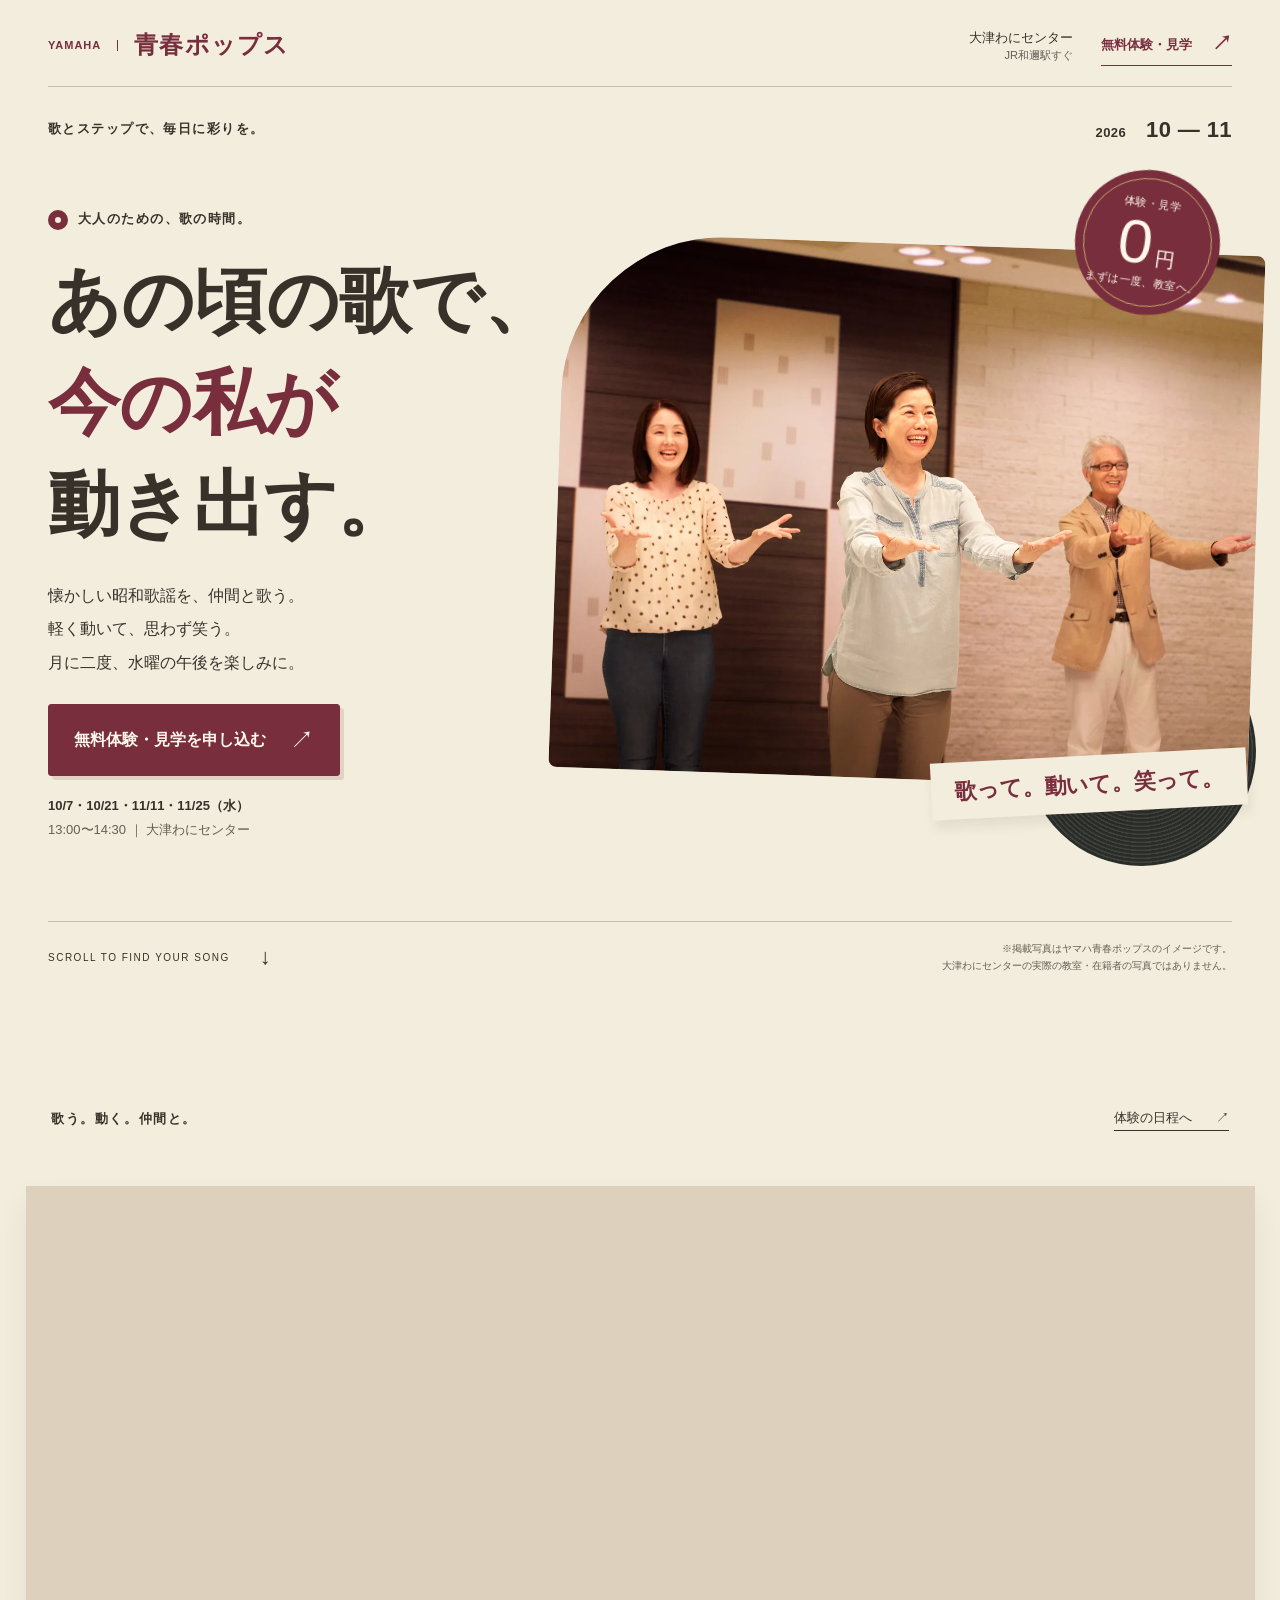
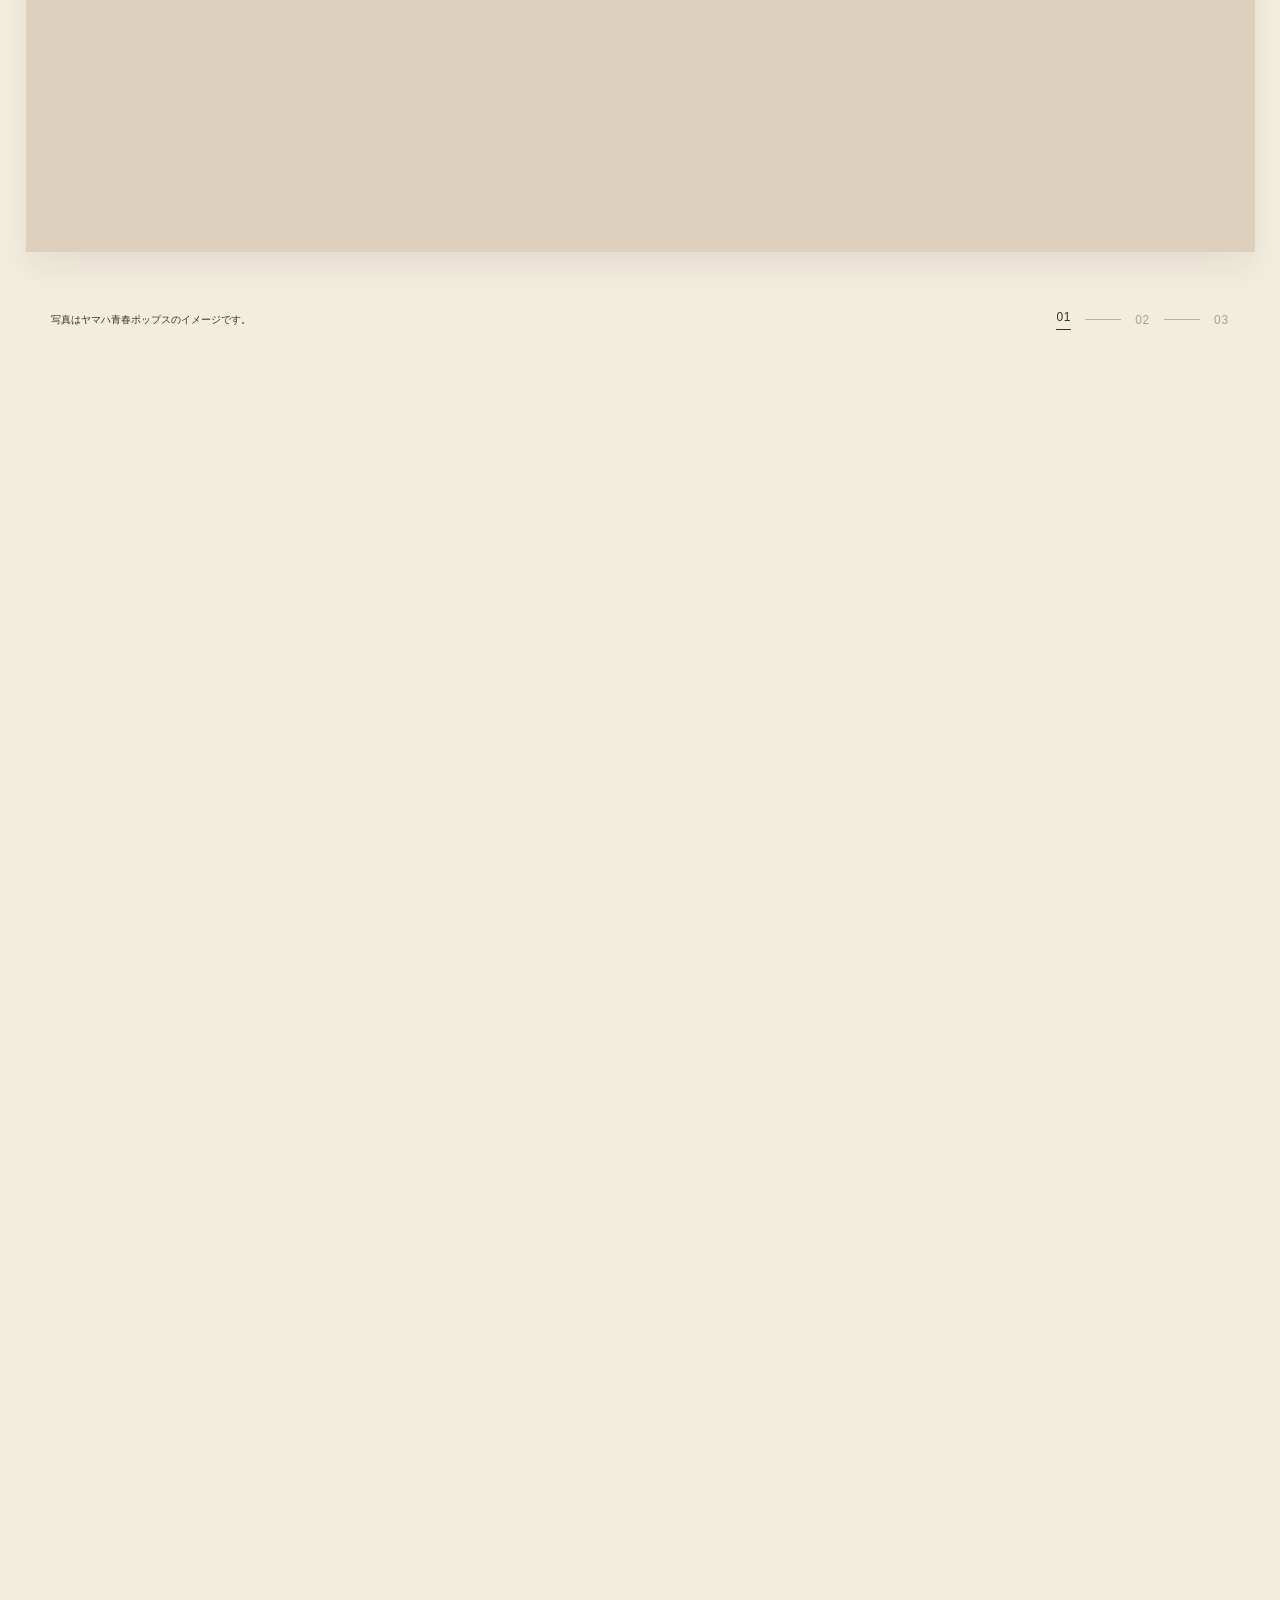
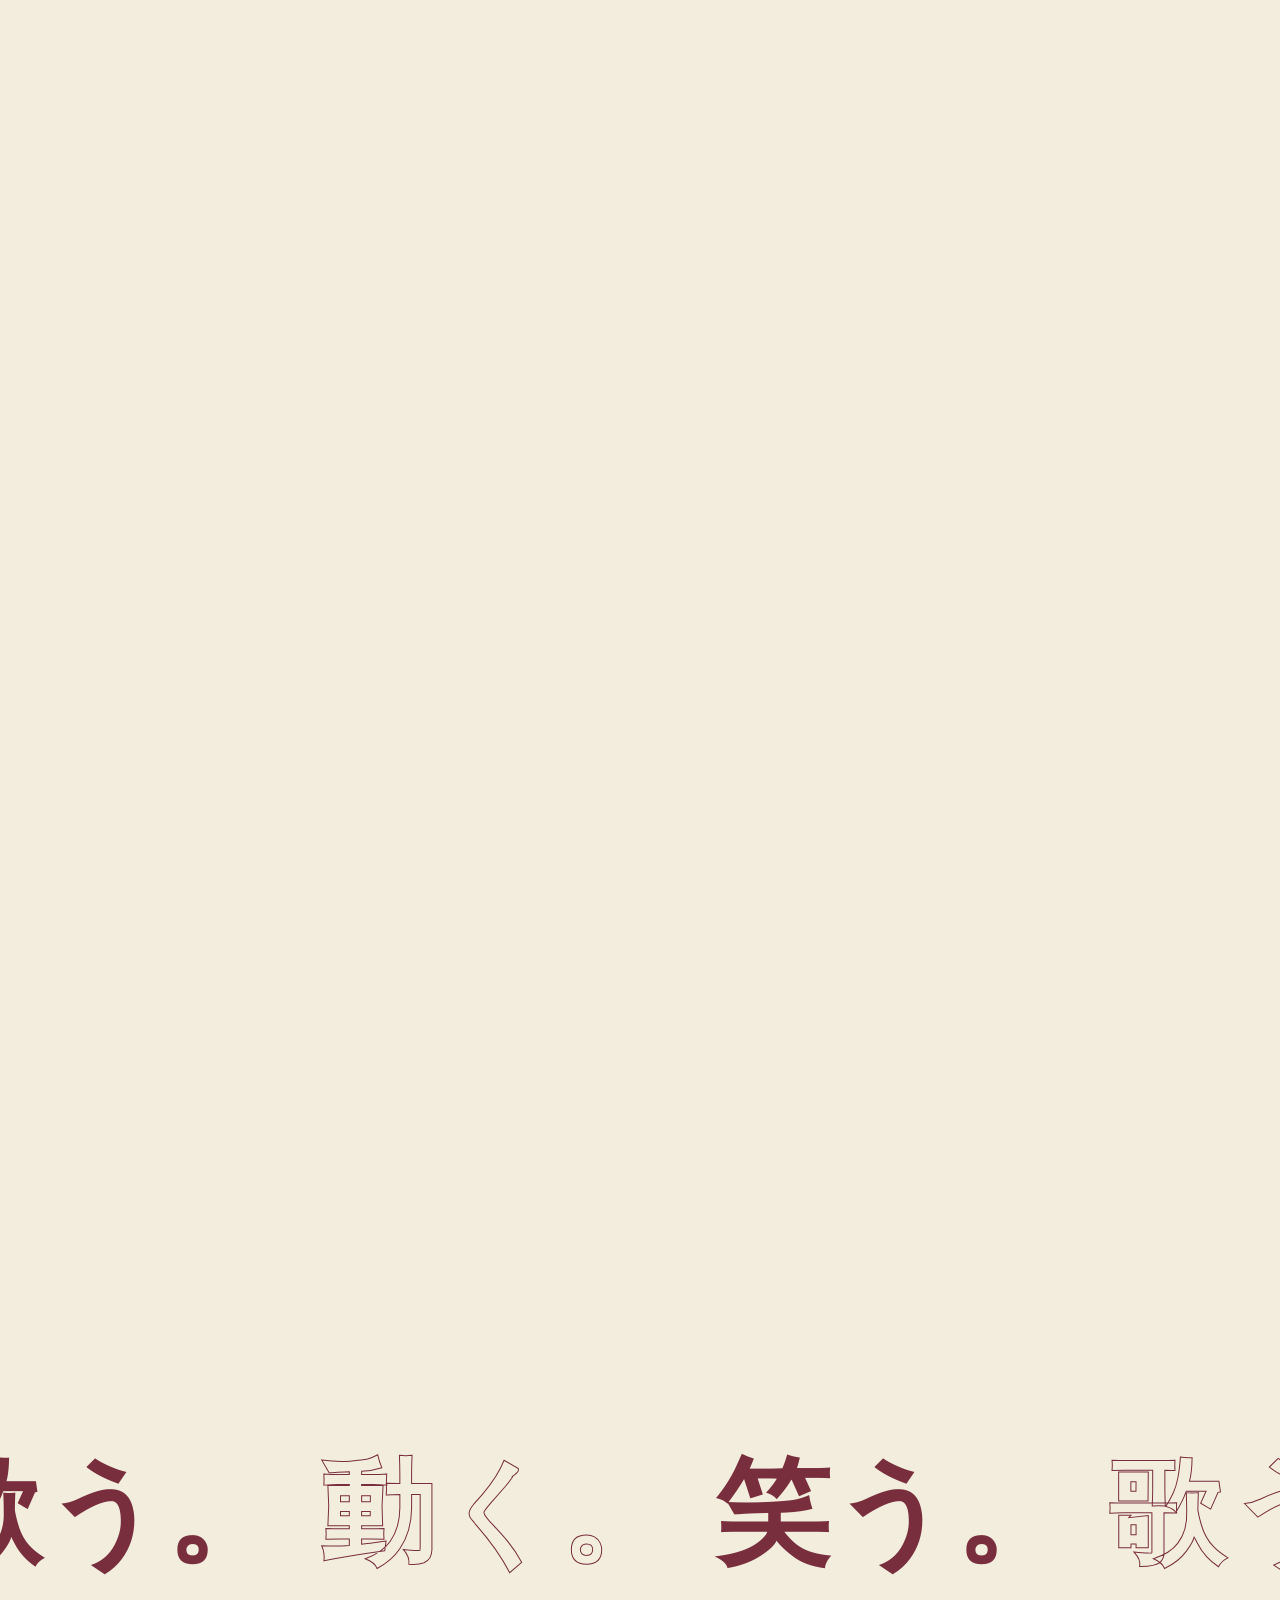
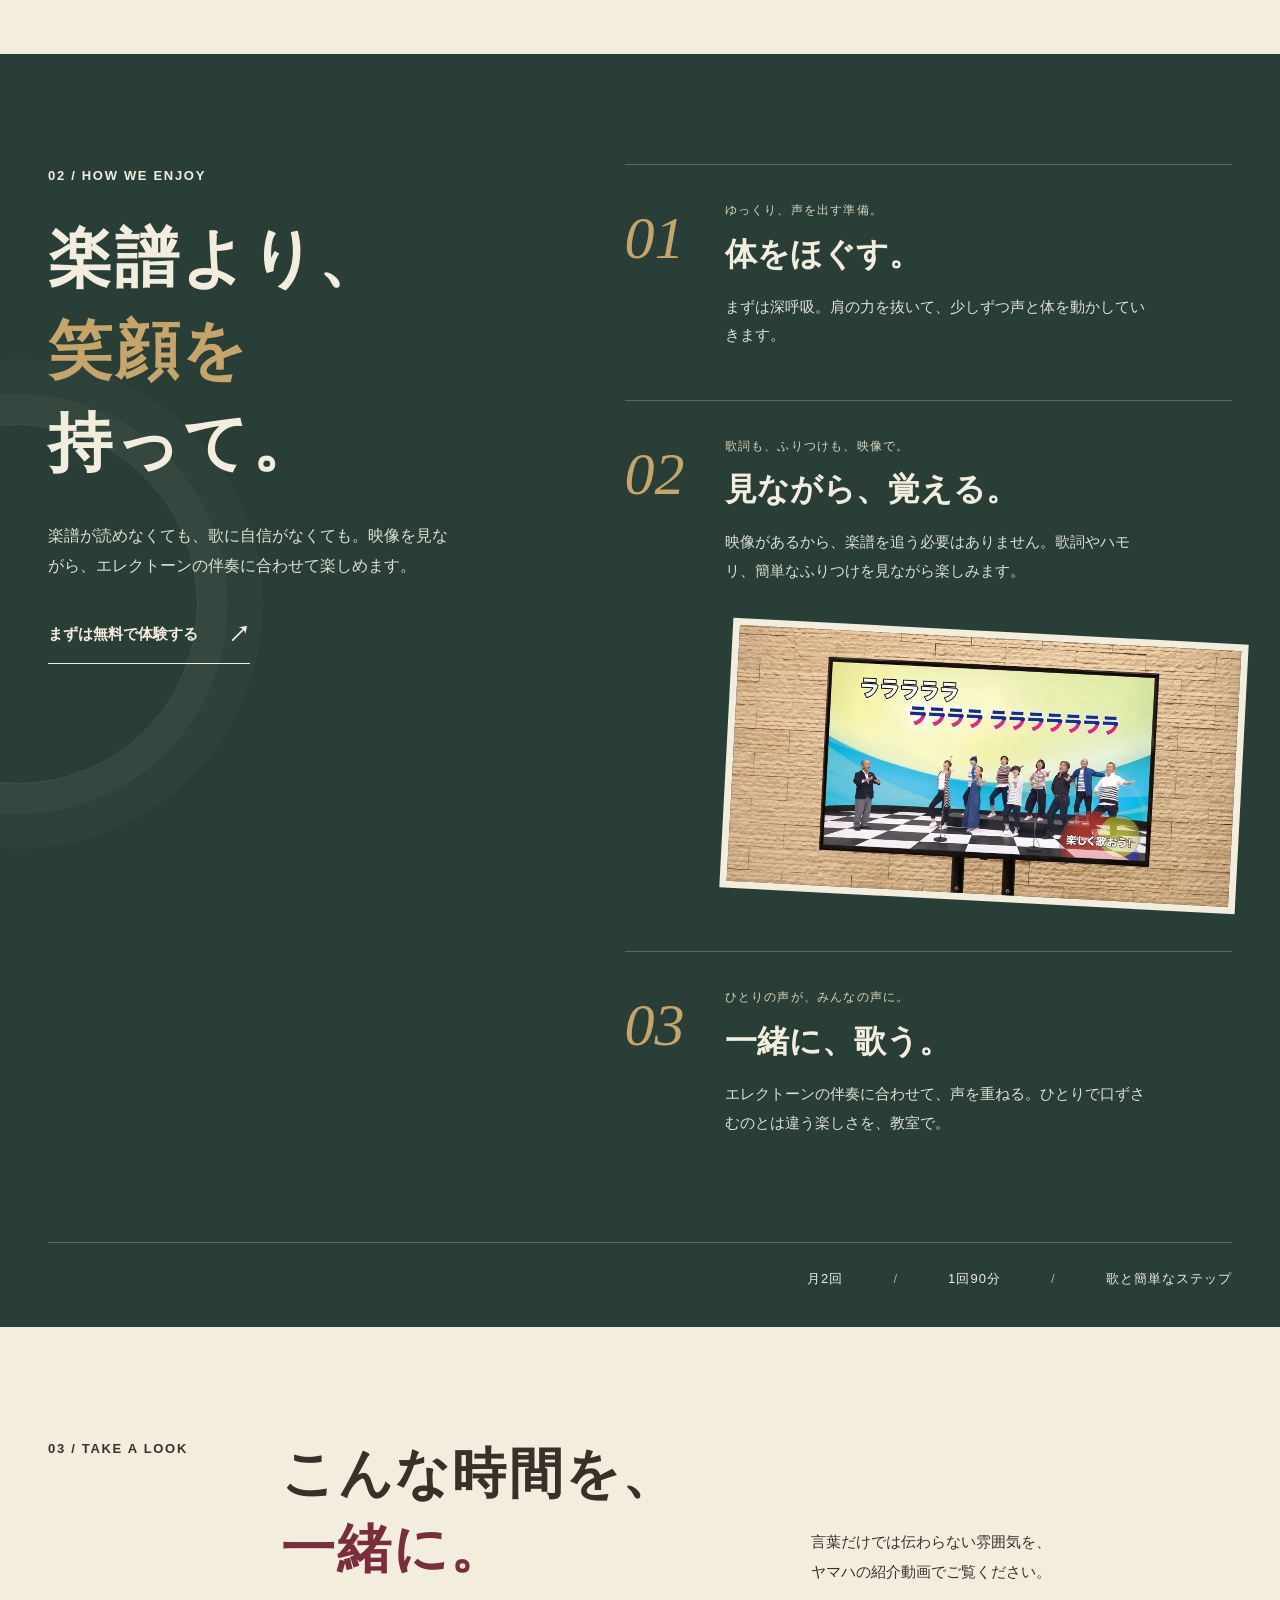
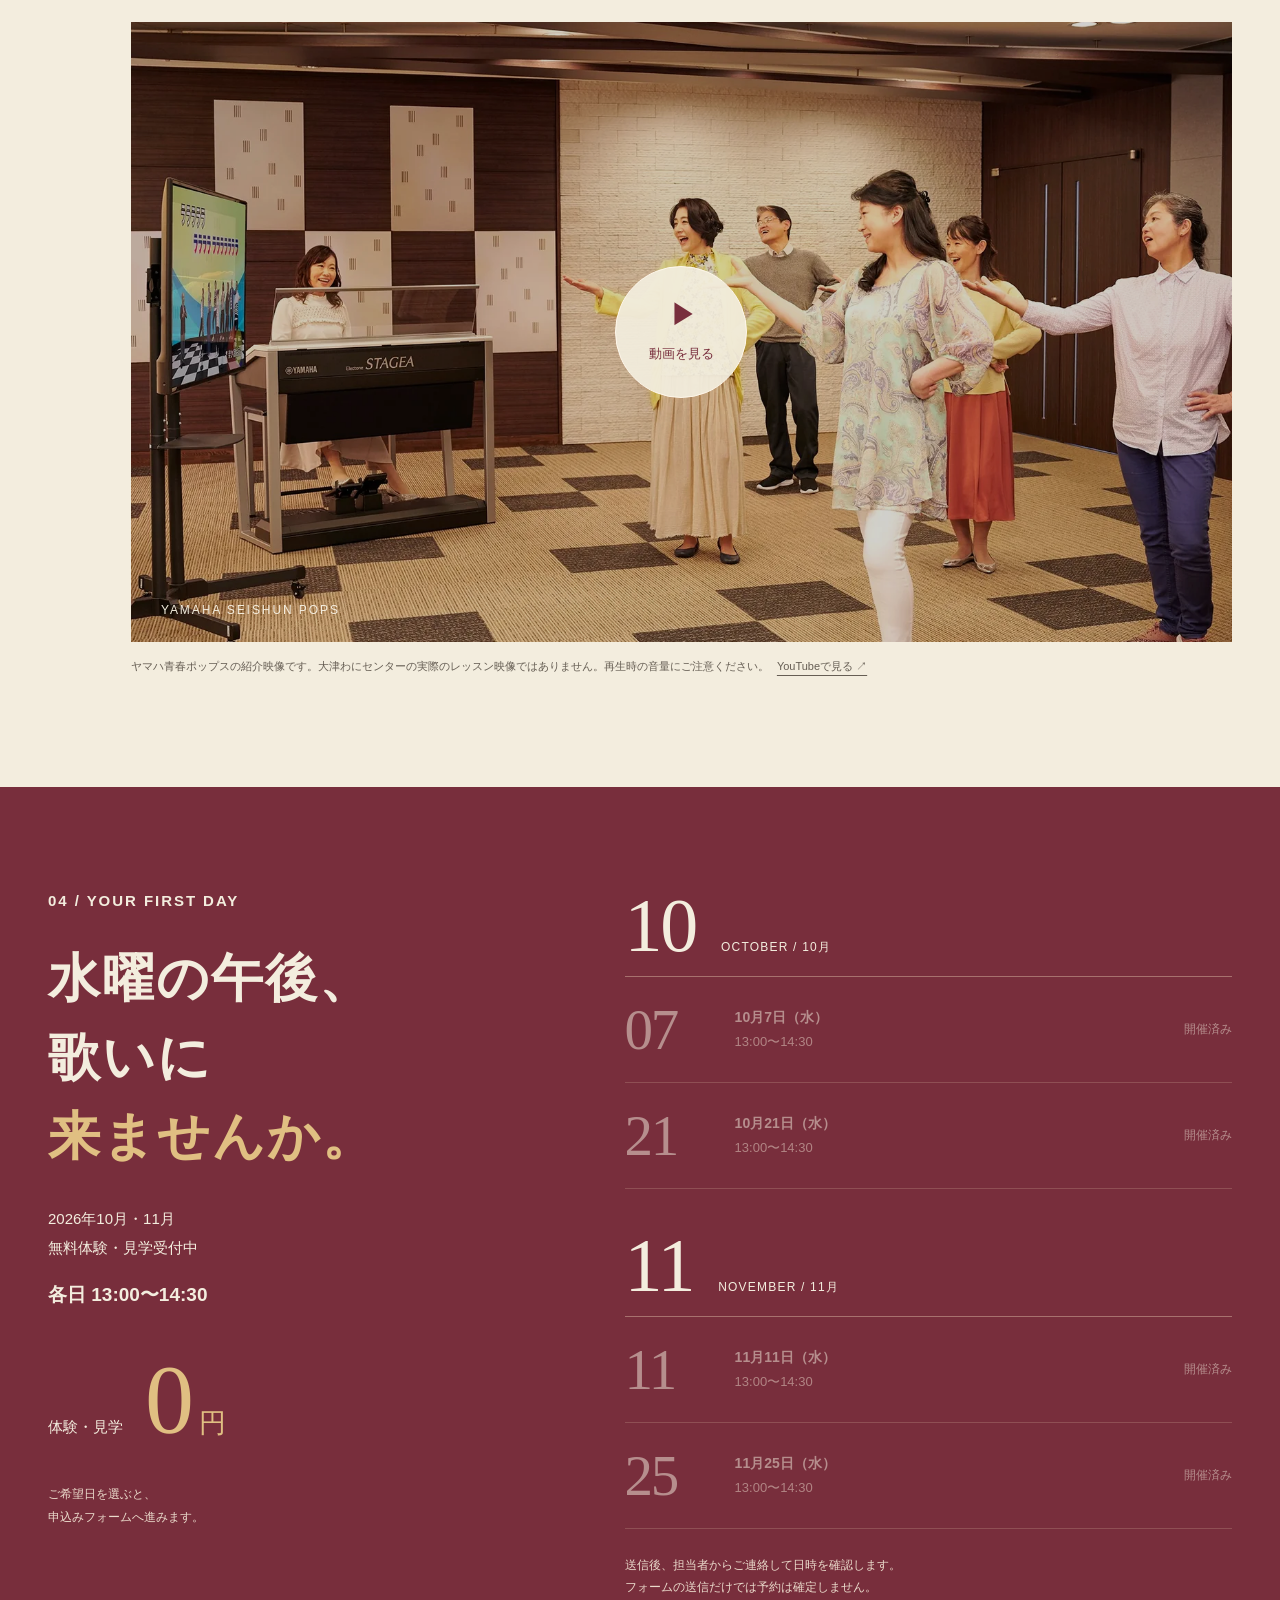
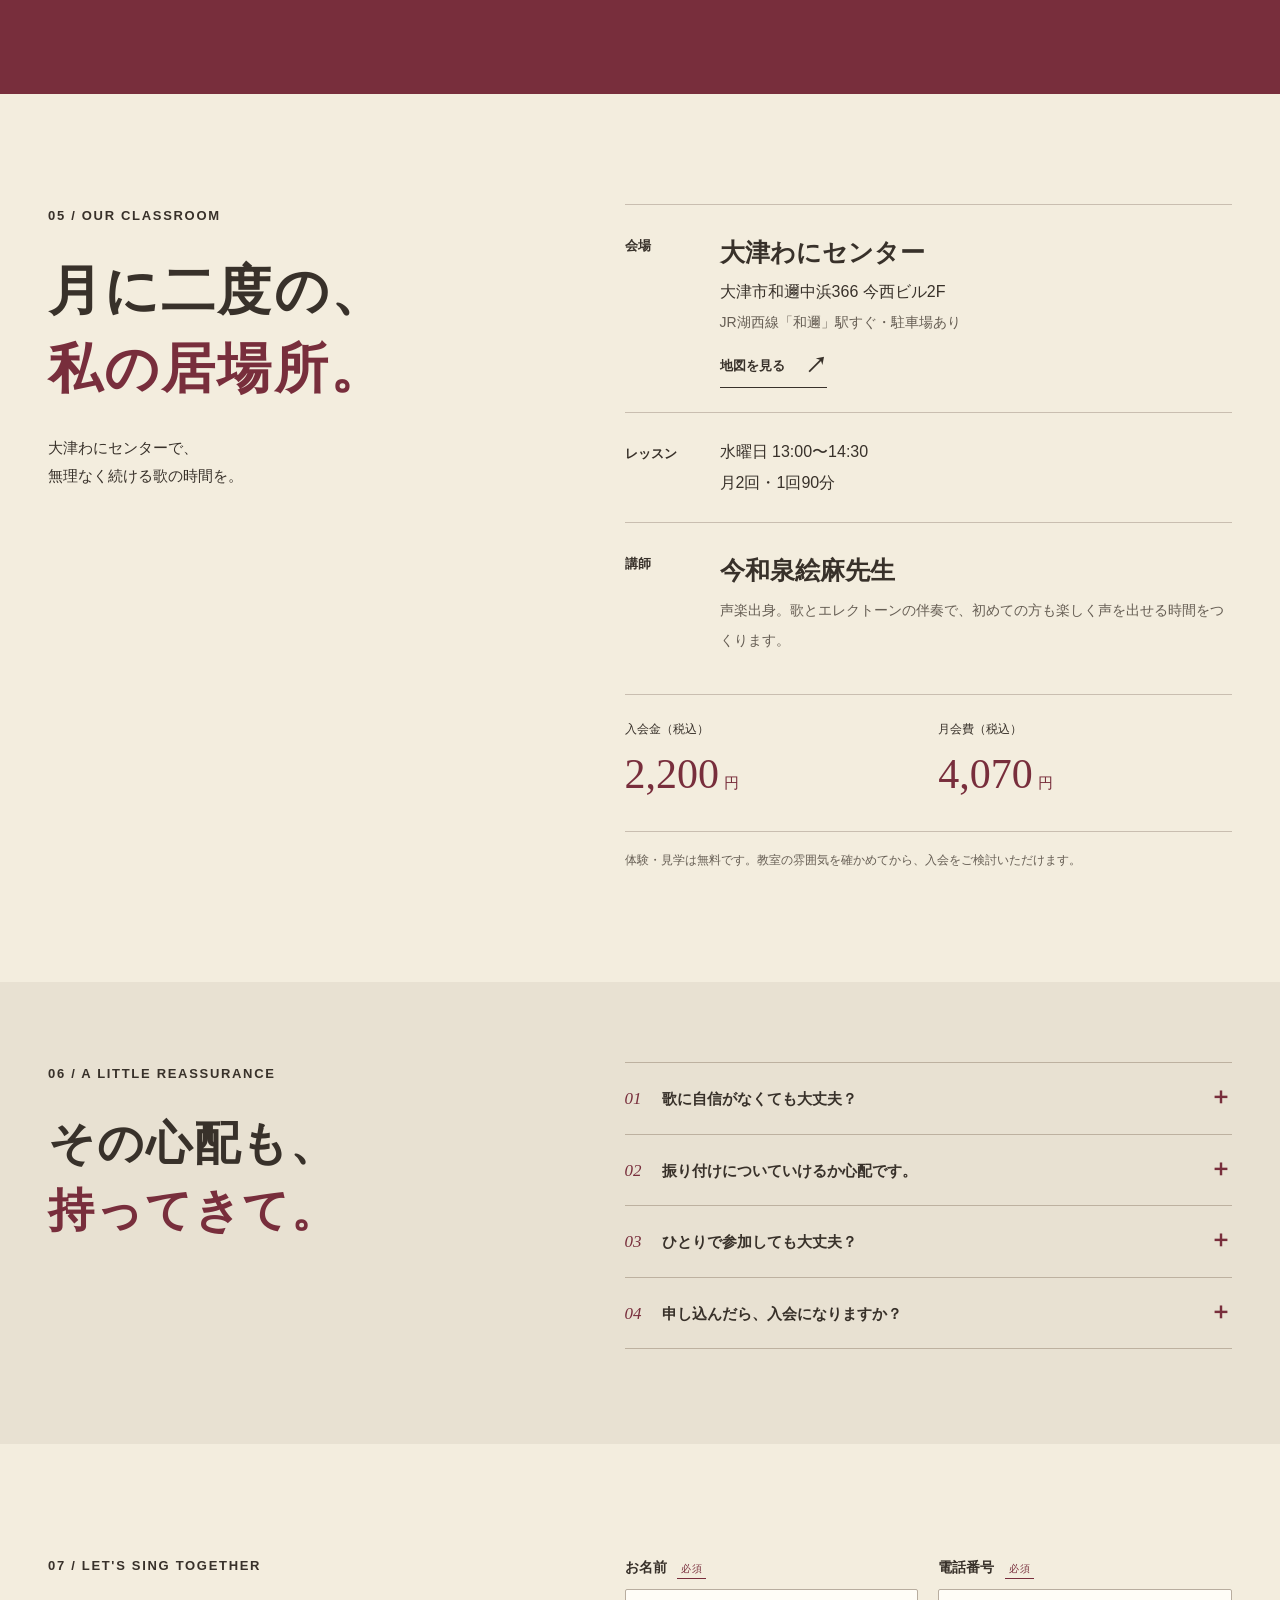
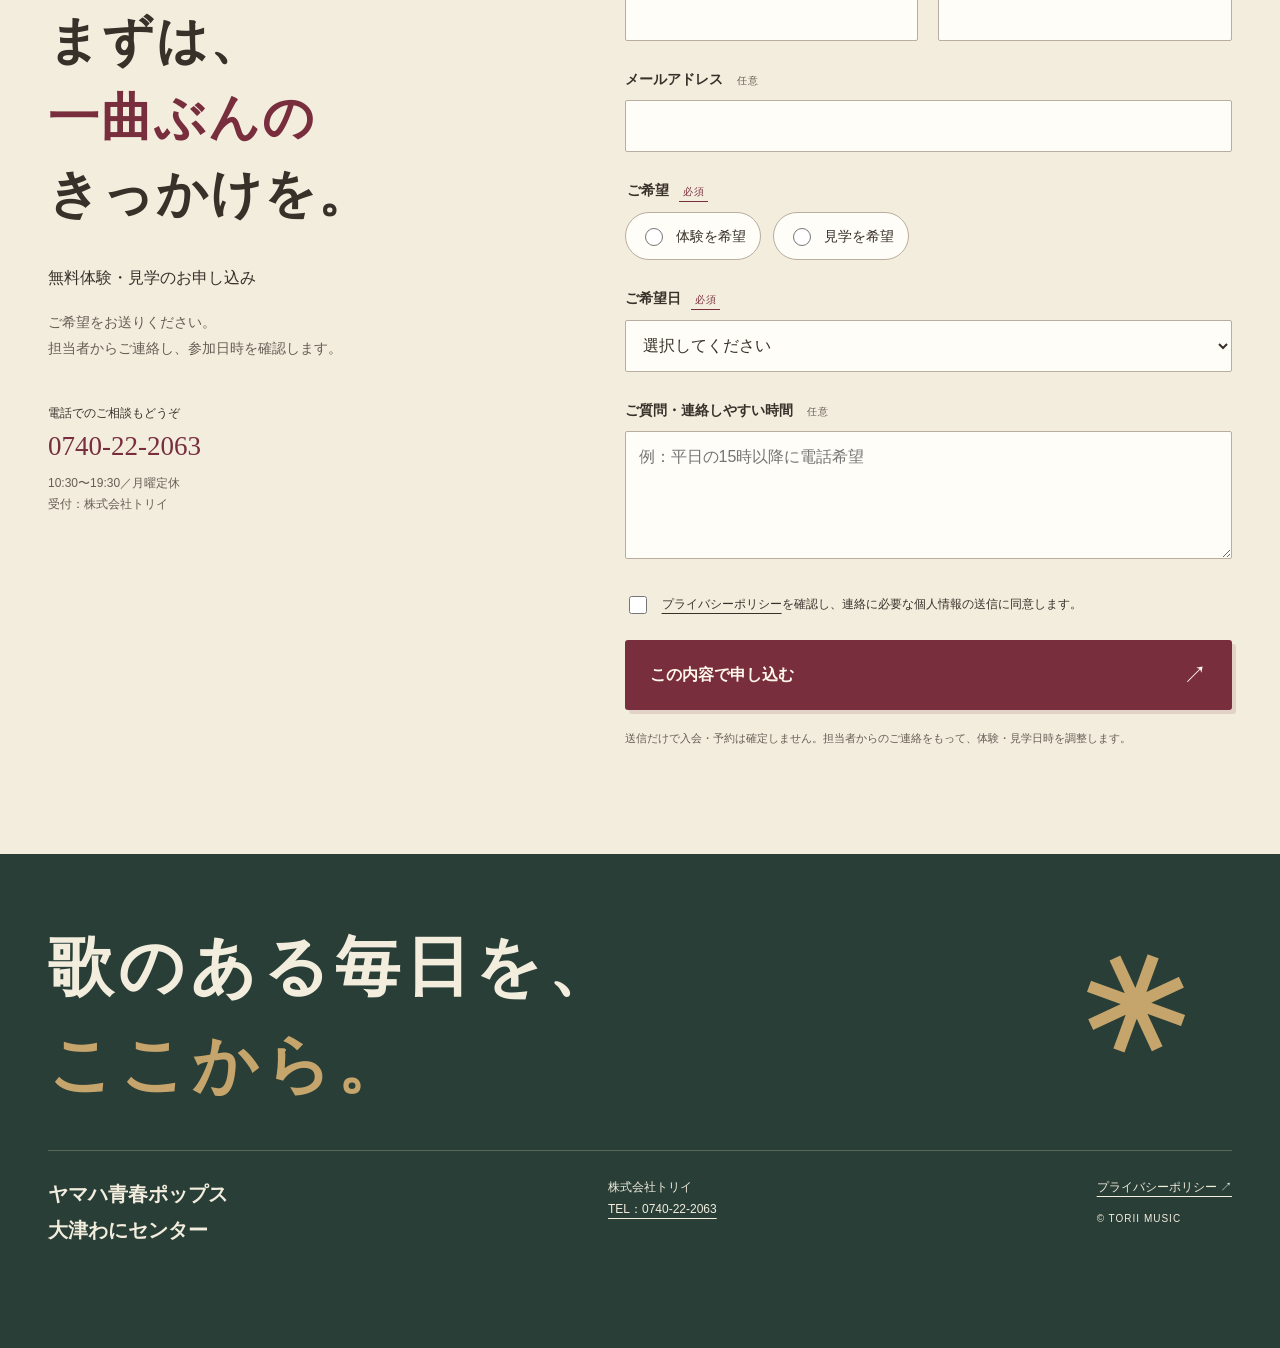
<file: index-backup-2026-10.html>
<!doctype html>
<html lang="ja">
<head>
  <meta charset="utf-8">
  <meta name="viewport" content="width=device-width, initial-scale=1">
  <meta name="theme-color" content="#f3edde">
  <title>ヤマハ青春ポップス｜大津わにセンター 10月・11月の無料体験・見学</title>
  <meta name="description" content="懐かしい昭和歌謡を、仲間と歌って、軽く動いて。大津市和邇のヤマハ青春ポップス。2026年10月7日・21日、11月11日・25日（水）13:00〜14:30、無料体験・見学受付中。">
  <!-- Google Tag Manager -->
  <script>(function(w,d,s,l,i){w[l]=w[l]||[];w[l].push({'gtm.start':
  new Date().getTime(),event:'gtm.js'});var f=d.getElementsByTagName(s)[0],
  j=d.createElement(s),dl=l!='dataLayer'?'&l='+l:'';j.async=true;j.src=
  'https://www.googletagmanager.com/gtm.js?id='+i+dl;f.parentNode.insertBefore(j,f);
  })(window,document,'script','dataLayer','GTM-MSD7G7FP');</script>
  <!-- End Google Tag Manager -->
<!-- Microsoft Clarity -->
  <script type="text/javascript">
    (function(c,l,a,r,i,t,y){
      c[a]=c[a]||function(){(c[a].q=c[a].q||[]).push(arguments)};
      t=l.createElement(r);t.async=1;t.src="https://www.clarity.ms/tag/"+i;
      y=l.getElementsByTagName(r)[0];y.parentNode.insertBefore(t,y);
    })(window, document, "clarity", "script", "xqcz15bcnj");
  </script>
  <!-- End Microsoft Clarity -->
  <link rel="preload" as="image" href="images/group-3P-1600.webp" imagesrcset="images/group-3P-960.webp 960w, images/group-3P-1600.webp 1600w" imagesizes="(max-width: 760px) 100vw, 58vw">
  <link rel="stylesheet" href="style.css">
  <link rel="stylesheet" href="motion.css">
  <script src="app.js" defer></script>
  <script src="motion.js" defer></script>
</head>
<body>
  <!-- Google Tag Manager (noscript) -->
  <noscript><iframe src="https://www.googletagmanager.com/ns.html?id=GTM-MSD7G7FP"
  height="0" width="0" style="display:none;visibility:hidden"></iframe></noscript>
  <!-- End Google Tag Manager (noscript) -->
  <a class="skip-link" href="#main">本文へ進む</a>
  <div class="reading-progress" aria-hidden="true"></div>
  <header class="masthead shell">
    <a class="wordmark" href="#top" aria-label="ヤマハ青春ポップス 大津わにセンター トップ"><span>YAMAHA</span><strong>青春ポップス</strong></a>
    <p class="masthead-place">大津わにセンター<span>JR和邇駅すぐ</span></p>
    <a class="header-cta js-form-open" href="#seisyun-form" data-label="header_form" data-cta="header_form">無料体験・見学 <span aria-hidden="true">↗</span></a>
  </header>
  <main id="main">
    <section class="hero shell" id="top" aria-labelledby="hero-title">
      <div class="hero-topline"><span class="eyebrow">歌とステップで、毎日に彩りを。</span><span class="edition">2026 <b>10 — 11</b></span></div>
      <div class="hero-stage">
        <div class="hero-copy">
          <p class="small-label"><span class="tiny-record" aria-hidden="true"></span>大人のための、歌の時間。</p>
          <h1 id="hero-title"><span>あの頃の歌で、</span><span class="hero-line-accent">今の私が</span><span>動き出す。</span></h1>
          <p class="hero-lead">懐かしい昭和歌謡を、仲間と歌う。<br>軽く動いて、思わず笑う。<br>月に二度、水曜の午後を楽しみに。</p>
          <a class="button js-form-open" href="#seisyun-form" data-label="hero_form" data-cta="hero_form">無料体験・見学を申し込む <span aria-hidden="true">↗</span></a>
          <p class="hero-dates">10/7・10/21・11/11・11/25（水）<br><span>13:00〜14:30 ｜ 大津わにセンター</span></p>
        </div>
        <figure class="hero-photo">
          <div class="hero-photo-crop"><img src="images/group-3P-1600.webp" srcset="images/group-3P-960.webp 960w, images/group-3P-1600.webp 1600w" sizes="(max-width: 760px) 100vw, 58vw" width="1600" height="1067" fetchpriority="high" alt="笑顔で歌い、軽いステップを楽しむ大人たち。青春ポップスのイメージ"></div>
          <figcaption>歌って。動いて。笑って。</figcaption>
        </figure>
        <div class="trial-seal"><span>体験・見学</span><strong>0<small>円</small></strong><span>まずは一度、教室へ。</span></div>
        <div class="record-art" aria-hidden="true"><span>SEISHUN<br>POPS</span></div>
      </div>
      <div class="hero-bottom"><span class="scroll-cue">SCROLL TO FIND YOUR SONG <span aria-hidden="true">↓</span></span><p>※掲載写真はヤマハ青春ポップスのイメージです。<br>大津わにセンターの実際の教室・在籍者の写真ではありません。</p></div>
    </section>

    <section class="scroll-story" id="song-story" aria-labelledby="opening-title">
      <div class="story-stage">
        <div class="story-heading"><h2 id="opening-title">歌う。動く。仲間と。</h2><a href="#trial" class="story-skip">体験の日程へ <span aria-hidden="true">↗</span></a></div>
        <div class="story-panels">
          <article class="story-panel" data-scene="0">
            <figure class="story-photo"><img src="images/group-3P-1600.webp" srcset="images/group-3P-960.webp 960w, images/group-3P-1600.webp 1600w" sizes="(max-width: 760px) 100vw, 96vw" width="1600" height="1067" alt="仲間と笑顔で歌う青春ポップスのイメージ" loading="lazy" decoding="async"></figure>
            <div class="story-copy"><p class="story-kicker">01 / SING</p><h3>あの頃の歌が、<br>今の楽しみに。</h3><p>懐かしいメロディーを、もう一度。<br>上手に歌うためだけでなく、<br>歌う時間そのものを楽しんで。</p></div>
            <p class="story-word" aria-hidden="true">歌う。</p>
          </article>
          <article class="story-panel" data-scene="1">
            <figure class="story-photo"><img src="images/tv-960.webp" width="960" height="640" alt="歌詞やふりつけの映像に合わせて体を動かす青春ポップスのイメージ" loading="lazy" decoding="async"></figure>
            <div class="story-copy"><p class="story-kicker">02 / MOVE</p><h3>声と一緒に、<br>体も、軽やかに。</h3><p>映像に合わせて、簡単なステップ。<br>できるところから、無理なく。<br>座ったままの参加もできます。</p></div>
            <p class="story-word" aria-hidden="true">動く。</p>
          </article>
          <article class="story-panel" data-scene="2">
            <figure class="story-photo"><img src="images/group-5P-1600.webp" srcset="images/group-5P-960.webp 960w, images/group-5P-1600.webp 1600w" sizes="(max-width: 760px) 100vw, 96vw" width="1600" height="1066" alt="エレクトーンの伴奏で声を重ねる仲間たち。青春ポップスのイメージ" loading="lazy" decoding="async"></figure>
            <div class="story-copy"><p class="story-kicker">03 / TOGETHER</p><h3>ひとりの声が、<br>みんなの声に。</h3><p>エレクトーンの伴奏に声を重ねて。<br>月に二度、水曜の午後。<br>仲間と楽しむ、私の時間。</p></div>
            <p class="story-word" aria-hidden="true">仲間と。</p>
          </article>
        </div>
        <div class="story-footer"><span>写真はヤマハ青春ポップスのイメージです。</span><div class="story-pagination" aria-label="現在の場面"><span data-story-dot="0">01</span><i></i><span data-story-dot="1">02</span><i></i><span data-story-dot="2">03</span></div></div>
      </div>
    </section>
    <div class="word-ribbon" aria-hidden="true"><div class="ribbon-track" data-drift><span>歌う。</span><span>動く。</span><span>笑う。</span><span>歌う。</span><span>動く。</span></div></div>


    <section class="lesson" id="lesson" aria-labelledby="lesson-title">
      <div class="shell lesson-grid">
        <div class="lesson-intro reveal">
          <p class="section-no">02 / HOW WE ENJOY</p>
          <h2 id="lesson-title">楽譜より、<br><em>笑顔を</em><br>持って。</h2>
          <p>楽譜が読めなくても、歌に自信がなくても。映像を見ながら、エレクトーンの伴奏に合わせて楽しめます。</p>
          <a class="text-link light js-form-open" href="#seisyun-form" data-label="lesson_form" data-cta="lesson_form">まずは無料で体験する <span aria-hidden="true">↗</span></a>
          <div class="lesson-rings" aria-hidden="true"></div>
        </div>
        <div class="lesson-scenes">
          <article class="scene reveal"><span class="scene-num" aria-hidden="true">01</span><div class="scene-copy"><p class="scene-kicker">ゆっくり、声を出す準備。</p><h3>体をほぐす。</h3><p>まずは深呼吸。肩の力を抜いて、少しずつ声と体を動かしていきます。</p></div></article>
          <article class="scene scene-with-photo reveal"><span class="scene-num" aria-hidden="true">02</span><div class="scene-copy"><p class="scene-kicker">歌詞も、ふりつけも、映像で。</p><h3>見ながら、覚える。</h3><p>映像があるから、楽譜を追う必要はありません。歌詞やハモリ、簡単なふりつけを見ながら楽しみます。</p></div><img src="images/tv-960.webp" width="960" height="640" alt="歌詞や振り付けを映像で見ながら楽しむイメージ" loading="lazy" decoding="async"></article>
          <article class="scene reveal"><span class="scene-num" aria-hidden="true">03</span><div class="scene-copy"><p class="scene-kicker">ひとりの声が、みんなの声に。</p><h3>一緒に、歌う。</h3><p>エレクトーンの伴奏に合わせて、声を重ねる。ひとりで口ずさむのとは違う楽しさを、教室で。</p></div></article>
        </div>
      </div>
      <div class="lesson-foot shell"><span>月2回</span><span>1回90分</span><span>歌と簡単なステップ</span></div>
    </section>

    <section class="film shell" aria-labelledby="film-title">
      <div class="film-heading reveal"><p class="section-no">03 / TAKE A LOOK</p><h2 id="film-title">こんな時間を、<br><span>一緒に。</span></h2><p>言葉だけでは伝わらない雰囲気を、<br>ヤマハの紹介動画でご覧ください。</p></div>
      <div class="film-frame reveal" id="film-frame">
        <img src="images/group-5P-1600.webp" srcset="images/group-5P-960.webp 960w, images/group-5P-1600.webp 1600w" sizes="(max-width: 760px) 94vw, 80vw" width="1600" height="1066" alt="青春ポップス紹介動画の入口。仲間と歌うイメージ" loading="lazy" decoding="async">
        <button class="play-button" type="button" id="play-video" aria-label="ヤマハ青春ポップス紹介動画を再生"><span class="play-icon" aria-hidden="true">▶</span><span>動画を見る</span></button>
        <span class="film-caption">YAMAHA SEISHUN POPS</span>
      </div>
      <p class="film-note">ヤマハ青春ポップスの紹介映像です。大津わにセンターの実際のレッスン映像ではありません。再生時の音量にご注意ください。<a href="https://www.youtube.com/watch?v=WBuT2JIN__A" target="_blank" rel="noopener noreferrer">YouTubeで見る ↗</a></p>
    </section>

    <section class="dates" id="trial" aria-labelledby="dates-title">
      <div class="shell dates-grid">
        <div class="dates-heading reveal"><p class="section-no">04 / YOUR FIRST DAY</p><h2 id="dates-title">水曜の午後、<br>歌いに<br><em>来ませんか。</em></h2><p>2026年10月・11月<br>無料体験・見学受付中</p><p class="dates-time">各日 13:00〜14:30</p><div class="free-mark">体験・見学 <strong>0<span>円</span></strong></div><p class="date-guidance">ご希望日を選ぶと、<br>申込みフォームへ進みます。</p></div>
        <div class="calendar-list">
          <div class="month-group reveal"><div class="month-label"><strong>10</strong><span>OCTOBER / 10月</span></div>
            <a class="date-row js-form-open" href="#seisyun-form" data-date="2026-10-07" data-pick-date="10月7日（水）13:00" data-label="date_1007" data-cta="date_1007"><span class="date-day">07</span><span class="date-detail"><b>10月7日（水）</b><span>13:00〜14:30</span></span><span class="date-action">この日を希望 <span aria-hidden="true">↗</span></span></a>
            <a class="date-row js-form-open" href="#seisyun-form" data-date="2026-10-21" data-pick-date="10月21日（水）13:00" data-label="date_1021" data-cta="date_1021"><span class="date-day">21</span><span class="date-detail"><b>10月21日（水）</b><span>13:00〜14:30</span></span><span class="date-action">この日を希望 <span aria-hidden="true">↗</span></span></a>
          </div>
          <div class="month-group reveal"><div class="month-label"><strong>11</strong><span>NOVEMBER / 11月</span></div>
            <a class="date-row js-form-open" href="#seisyun-form" data-date="2026-11-11" data-pick-date="11月11日（水）13:00" data-label="date_1111" data-cta="date_1111"><span class="date-day">11</span><span class="date-detail"><b>11月11日（水）</b><span>13:00〜14:30</span></span><span class="date-action">この日を希望 <span aria-hidden="true">↗</span></span></a>
            <a class="date-row js-form-open" href="#seisyun-form" data-date="2026-11-25" data-pick-date="11月25日（水）13:00" data-label="date_1125" data-cta="date_1125"><span class="date-day">25</span><span class="date-detail"><b>11月25日（水）</b><span>13:00〜14:30</span></span><span class="date-action">この日を希望 <span aria-hidden="true">↗</span></span></a>
          </div>
          <p class="reservation-note">送信後、担当者からご連絡して日時を確認します。<br>フォームの送信だけでは予約は確定しません。</p>
        </div>
      </div>
    </section>

    <section class="information shell" aria-labelledby="information-title">
      <div class="information-heading reveal"><p class="section-no">05 / OUR CLASSROOM</p><h2 id="information-title">月に二度の、<br><em>私の居場所。</em></h2><p>大津わにセンターで、<br>無理なく続ける歌の時間を。</p></div>
      <div class="information-body reveal">
        <dl class="class-facts"><div><dt>会場</dt><dd><strong>大津わにセンター</strong><br>大津市和邇中浜366 今西ビル2F<br><span>JR湖西線「和邇」駅すぐ・駐車場あり</span><br><a class="text-link small" href="https://www.google.com/maps/search/?api=1&amp;query=大津市和邇中浜366%20今西ビル" target="_blank" rel="noopener noreferrer" data-cta="map">地図を見る <span aria-hidden="true">↗</span></a></dd></div><div><dt>レッスン</dt><dd>水曜日 13:00〜14:30<br>月2回・1回90分</dd></div><div><dt>講師</dt><dd><strong>今和泉絵麻先生</strong><br><span>声楽出身。歌とエレクトーンの伴奏で、初めての方も楽しく声を出せる時間をつくります。</span></dd></div></dl>
        <div class="price-lines"><p><span>入会金（税込）</span><strong>2,200<small>円</small></strong></p><p><span>月会費（税込）</span><strong>4,070<small>円</small></strong></p></div>
        <p class="price-footnote">体験・見学は無料です。教室の雰囲気を確かめてから、入会をご検討いただけます。</p>
      </div>
    </section>

    <section class="faq" aria-labelledby="faq-title"><div class="shell faq-grid">
      <div class="reveal"><p class="section-no">06 / A LITTLE REASSURANCE</p><h2 id="faq-title">その心配も、<br><em>持ってきて。</em></h2></div>
      <div class="faq-list reveal">
        <details><summary><span class="q-number">01</span><span>歌に自信がなくても大丈夫？</span><span class="plus" aria-hidden="true">＋</span></summary><p>上手に歌うことだけを目指す教室ではありません。映像を見ながら声を重ねて、仲間と歌う楽しさを大切にしています。まずは見学からでもどうぞ。</p></details>
        <details><summary><span class="q-number">02</span><span>振り付けについていけるか心配です。</span><span class="plus" aria-hidden="true">＋</span></summary><p>できるところだけで構いません。座ったままの参加もできます。気になることがあれば、申込み時にご相談ください。</p></details>
        <details><summary><span class="q-number">03</span><span>ひとりで参加しても大丈夫？</span><span class="plus" aria-hidden="true">＋</span></summary><p>おひとりで参加される方もいらっしゃいます。初めての方も、まずは体験・見学で教室の雰囲気をご覧ください。</p></details>
        <details><summary><span class="q-number">04</span><span>申し込んだら、入会になりますか？</span><span class="plus" aria-hidden="true">＋</span></summary><p>このフォームは体験・見学のお申し込みです。送信だけで入会は確定しません。担当者からご連絡し、参加日時を確認します。</p></details>
      </div>
    </div></section>

    <section class="application" id="seisyun-form" aria-labelledby="application-title"><div class="shell application-grid">
      <div class="application-intro"><p class="section-no">07 / LET'S SING TOGETHER</p><h2 id="application-title">まずは、<br><em>一曲ぶんの</em><br>きっかけを。</h2><p>無料体験・見学のお申し込み</p><p class="application-explanation">ご希望をお送りください。<br>担当者からご連絡し、参加日時を確認します。</p><a class="application-phone js-track" href="tel:0740-22-2063" data-label="application_tel" data-cta="application_tel"><span>電話でのご相談もどうぞ</span><strong>0740-22-2063</strong></a><p class="phone-note">10:30〜19:30／月曜定休<br>受付：株式会社トリイ</p></div>
      <form id="trial-application-form" action="https://formspree.io/f/xpqvlzzk" method="POST" data-clarity-mask="true">
        <input type="hidden" name="_subject" value="青春ポップス｜大津わにセンター 10月・11月 体験・見学申込">
        <input type="hidden" name="source_page" value="https://kens-pro.github.io/seisyun/">
        <input type="hidden" name="utm_source"><input type="hidden" name="utm_medium"><input type="hidden" name="utm_campaign">
        <div class="form-grid">
          <div class="form-field"><label for="applicant-name">お名前 <span class="required">必須</span></label><input id="applicant-name" name="お名前" type="text" autocomplete="name" required maxlength="100"></div>
          <div class="form-field"><label for="applicant-phone">電話番号 <span class="required">必須</span></label><input id="applicant-phone" name="電話番号" type="tel" autocomplete="tel" inputmode="tel" required maxlength="30"></div>
          <div class="form-field wide"><label for="applicant-email">メールアドレス <span class="optional">任意</span></label><input id="applicant-email" name="email" type="email" autocomplete="email" maxlength="254"></div>
          <fieldset class="form-field wide"><legend>ご希望 <span class="required">必須</span></legend><div class="radio-options"><label><input type="radio" name="ご希望" value="体験を希望" required><span>体験を希望</span></label><label><input type="radio" name="ご希望" value="見学を希望" required><span>見学を希望</span></label></div></fieldset>
          <div class="form-field wide"><label for="preferred-date">ご希望日 <span class="required">必須</span></label><select id="preferred-date" name="ご希望日" required><option value="">選択してください</option><option data-date="2026-10-07" value="10月7日（水）13:00">10月7日（水）13:00〜14:30</option><option data-date="2026-10-21" value="10月21日（水）13:00">10月21日（水）13:00〜14:30</option><option data-date="2026-11-11" value="11月11日（水）13:00">11月11日（水）13:00〜14:30</option><option data-date="2026-11-25" value="11月25日（水）13:00">11月25日（水）13:00〜14:30</option><option value="どの日でもよい・相談したい">どの日でもよい・相談したい</option></select></div>
          <div class="form-field wide"><label for="applicant-message">ご質問・連絡しやすい時間 <span class="optional">任意</span></label><textarea id="applicant-message" name="ご質問・連絡しやすい時間" rows="4" maxlength="3000" placeholder="例：平日の15時以降に電話希望"></textarea></div>
        </div>
        <label class="privacy-consent"><input type="checkbox" name="個人情報の取扱いに同意" value="同意する" required><span><a href="https://www.toriimusic.co.jp/privacy_policy/" target="_blank" rel="noopener noreferrer">プライバシーポリシー</a>を確認し、連絡に必要な個人情報の送信に同意します。</span></label>
        <button type="submit" class="button form-submit" data-cta="submit">この内容で申し込む <span aria-hidden="true">↗</span></button>
        <p id="form-status" class="form-status" role="status" aria-live="polite" tabindex="-1"></p>
        <p class="form-note">送信だけで入会・予約は確定しません。担当者からのご連絡をもって、体験・見学日時を調整します。</p>
      </form>
    </div></section>

    <footer class="footer"><div class="shell"><div class="footer-title">歌のある毎日を、<br><em>ここから。</em><span class="footer-star" aria-hidden="true">✳</span></div><div class="footer-meta"><div class="footer-brand">ヤマハ青春ポップス<br>大津わにセンター</div><div>株式会社トリイ<br><a class="js-track" href="tel:0740-22-2063" data-label="footer_tel" data-cta="footer_tel">TEL：0740-22-2063</a></div><div><a href="https://www.toriimusic.co.jp/privacy_policy/" target="_blank" rel="noopener noreferrer">プライバシーポリシー ↗</a><small>© TORII MUSIC</small></div></div></div></footer>
  </main>
  <div class="sticky-cta" aria-label="体験・見学の申込み"><a class="sticky-phone js-track" href="tel:0740-22-2063" data-label="sticky_tel" data-cta="sticky_tel"><span aria-hidden="true">☎</span> 電話で相談</a><a class="sticky-main js-form-open" href="#seisyun-form" data-label="sticky_form" data-cta="sticky_form"><span>体験・見学 0円</span>申し込む <span aria-hidden="true">↗</span></a></div>
</body>
</html>
</file>
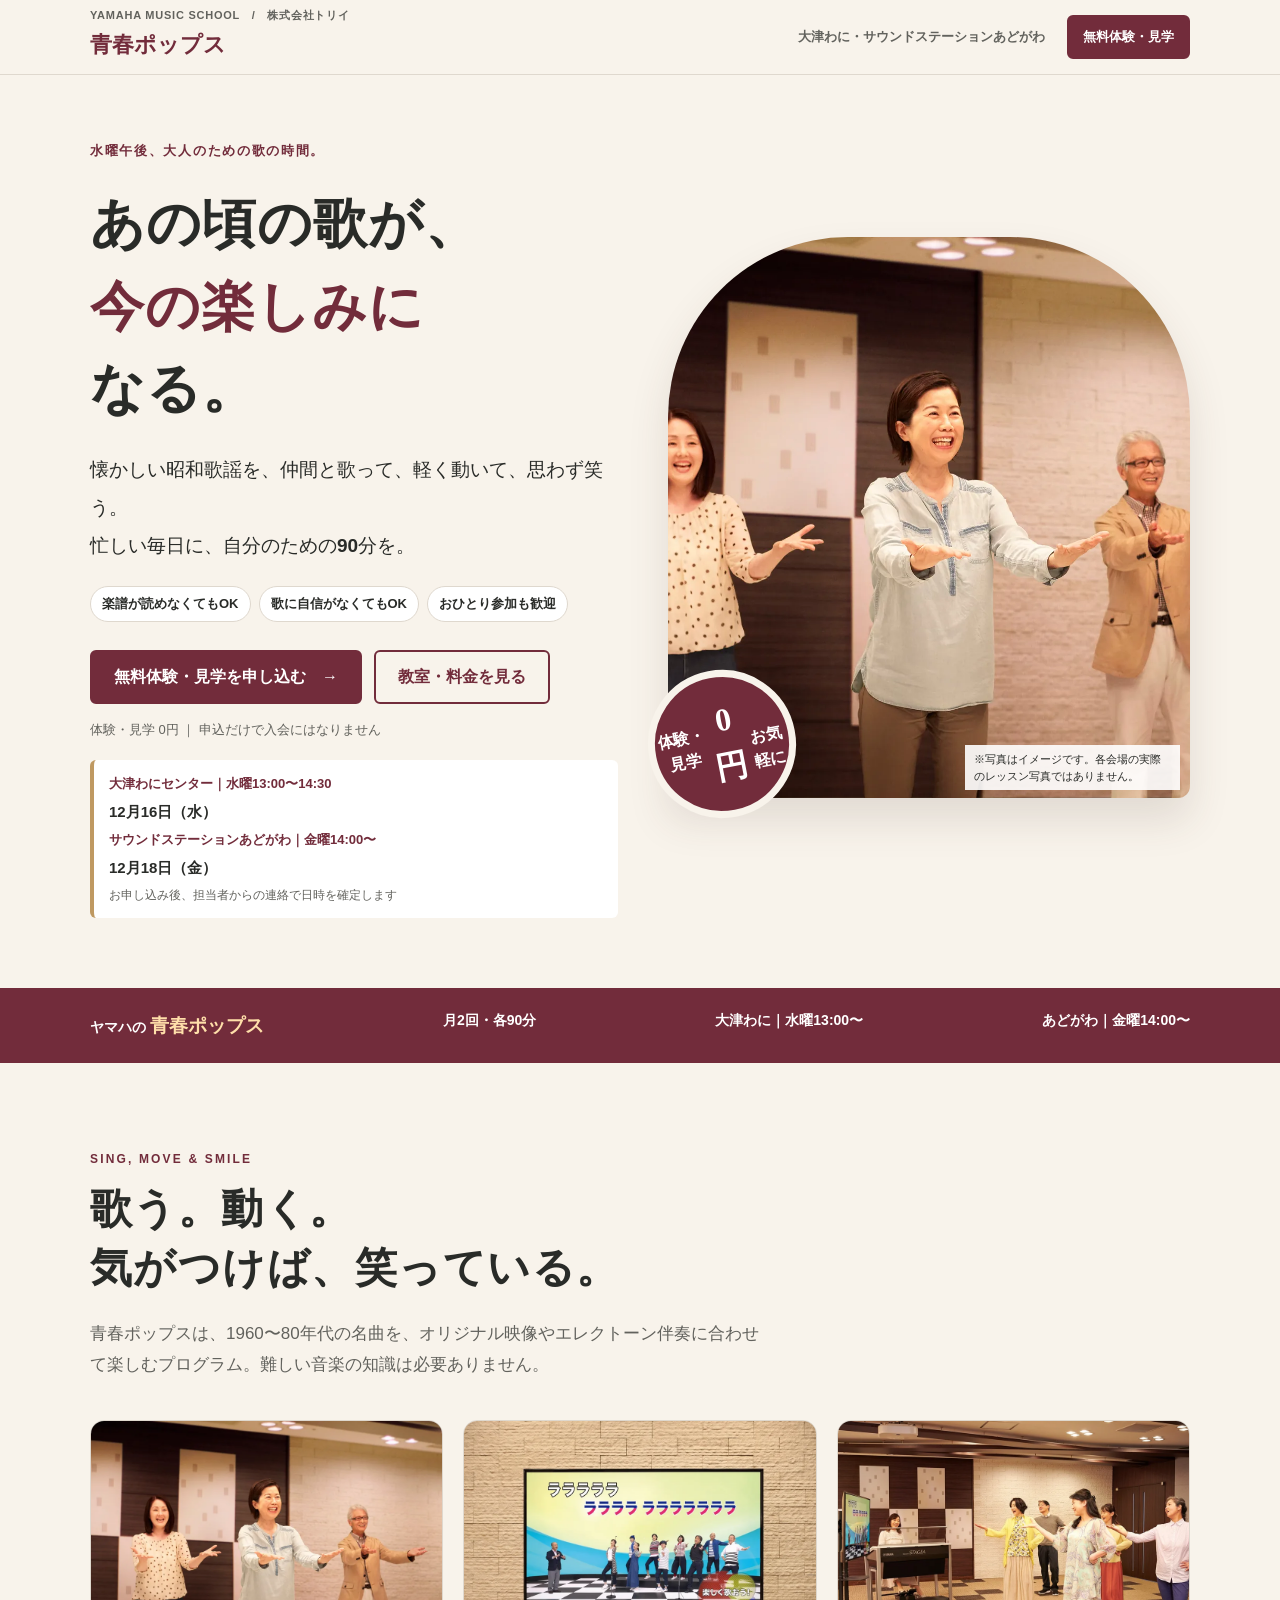
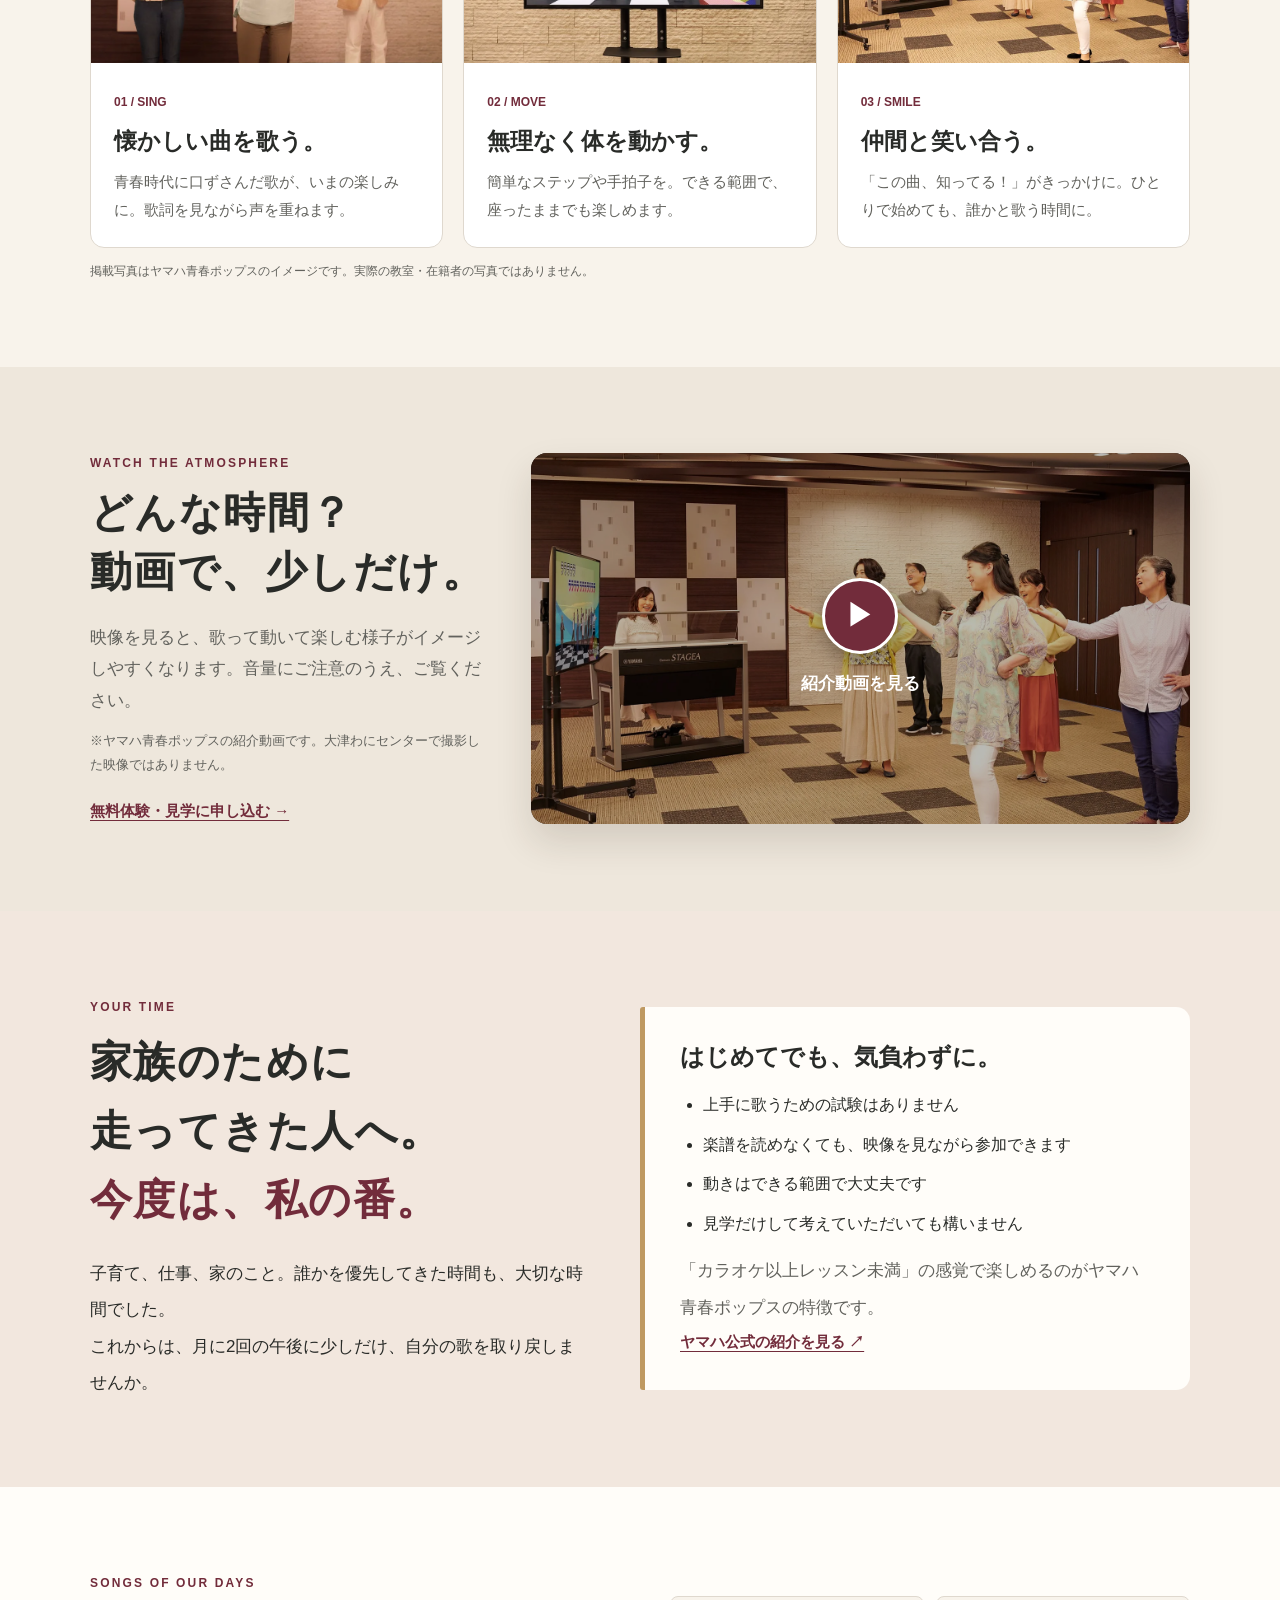
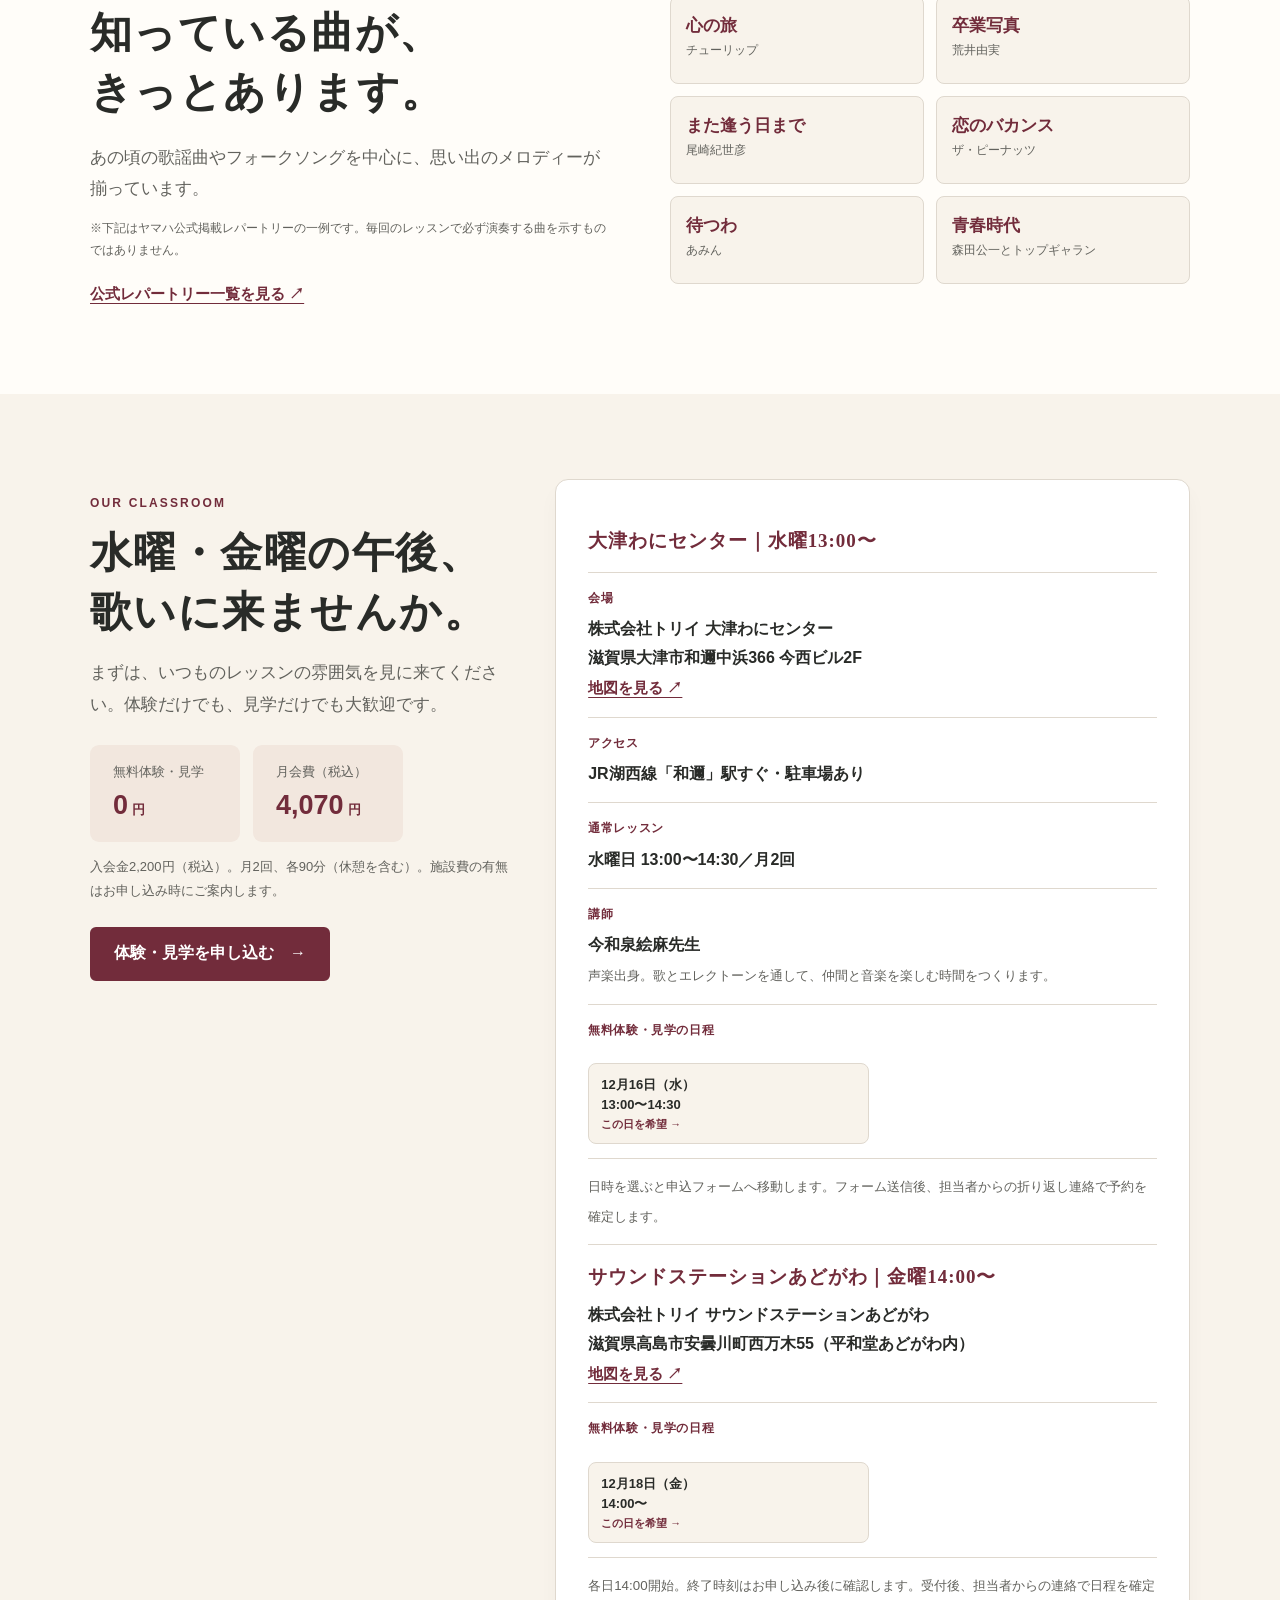
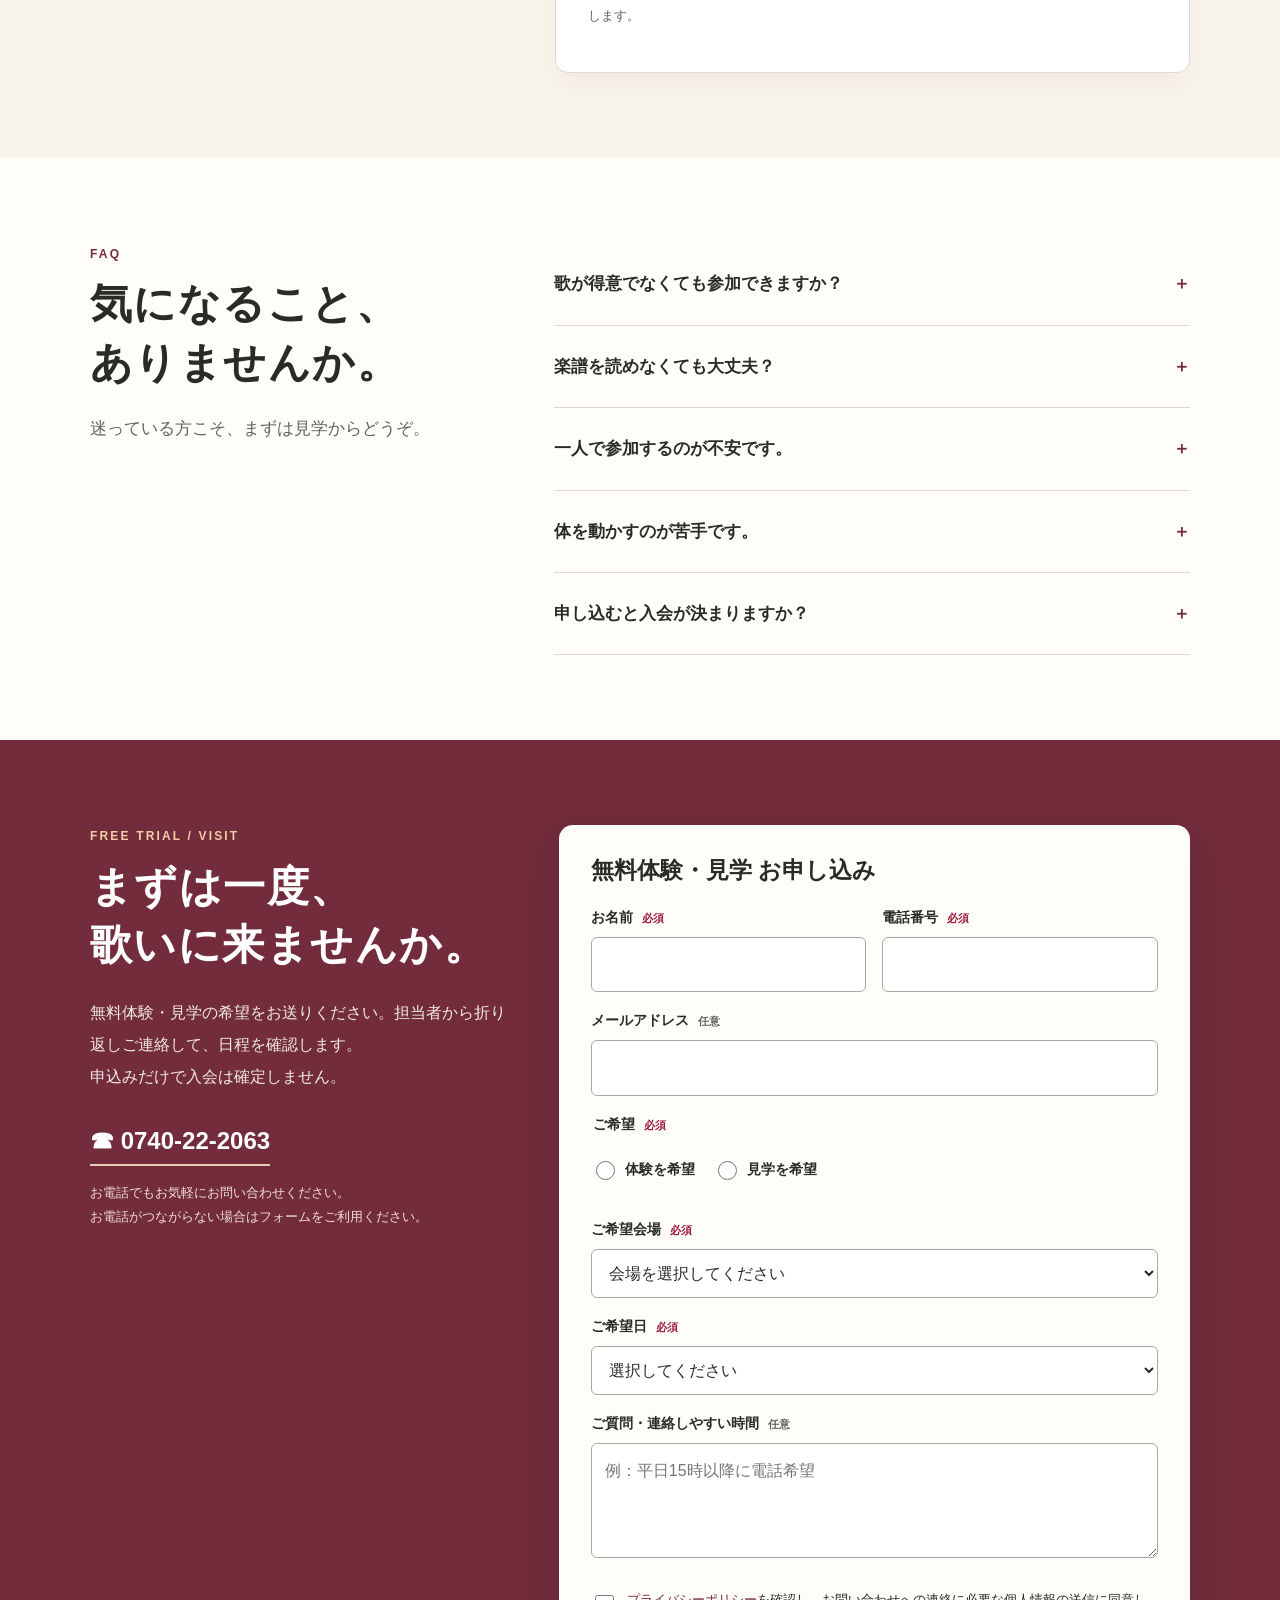
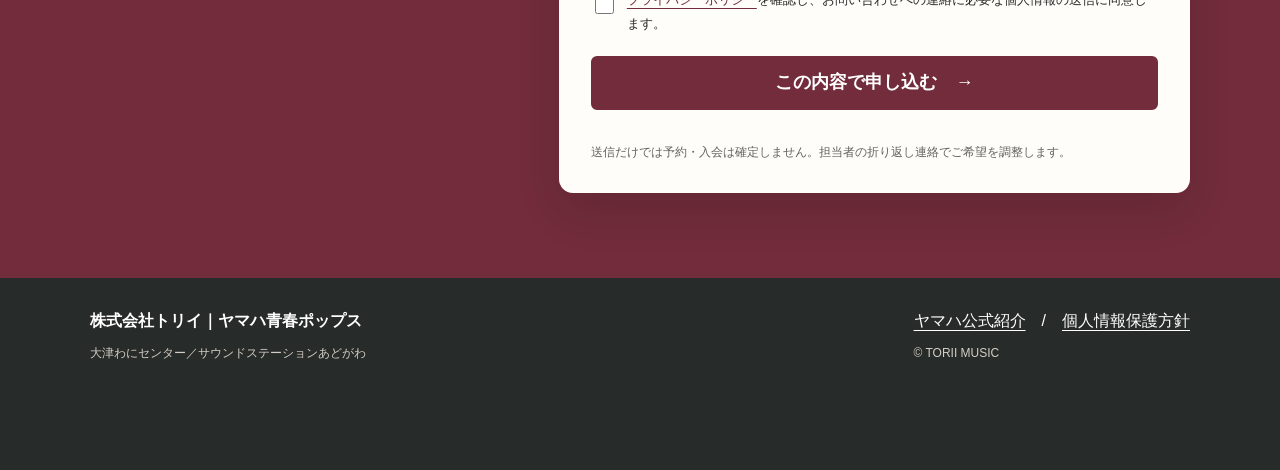
<file: torii-official-upload.html>
<!doctype html>
<html lang="ja">
<head>
<meta charset="utf-8">
<meta name="viewport" content="width=device-width,initial-scale=1">
<meta name="theme-color" content="#f8f3eb">
<title>青春ポップス無料体験・見学｜大津わに・サウンドステーションあどがわ｜株式会社トリイ</title>
<meta name="description" content="滋賀県の大津わにセンター（水曜13時）・サウンドステーションあどがわ（金曜14時）でヤマハ青春ポップスの無料体験・見学を受付中。懐かしい歌を仲間と楽しみましょう。">
<meta property="og:type" content="website"><meta property="og:locale" content="ja_JP">
<meta property="og:title" content="あの頃の歌が、今の楽しみになる。｜青春ポップス 大津わに・あどがわ">
<meta property="og:description" content="歌って、軽く動いて、仲間と笑う。大津わに（水曜）・あどがわ（金曜）の無料体験・見学を受付中。">
<meta property="og:image" content="https://kens-pro.github.io/seisyun/images/group-3P-1600.webp">
<link rel="canonical" href="https://www.toriimusic.co.jp/lp/seishun_lp/">
<link rel="preload" as="image" href="https://kens-pro.github.io/seisyun/images/group-3P-1600.webp" fetchpriority="high">
<!-- Existing GTM / Microsoft Clarity IDs preserved from the currently published LP. -->
<script>(function(w,d,s,l,i){w[l]=w[l]||[];w[l].push({'gtm.start':new Date().getTime(),event:'gtm.js'});var f=d.getElementsByTagName(s)[0],j=d.createElement(s),dl=l!='dataLayer'?'&l='+l:'';j.async=true;j.src='https://www.googletagmanager.com/gtm.js?id='+i+dl;f.parentNode.insertBefore(j,f)})(window,document,'script','dataLayer','GTM-MSD7G7FP');</script>
<script>(function(c,l,a,r,i,t,y){c[a]=c[a]||function(){(c[a].q=c[a].q||[]).push(arguments)};t=l.createElement(r);t.async=1;t.src="https://www.clarity.ms/tag/"+i;y=l.getElementsByTagName(r)[0];y.parentNode.insertBefore(t,y)})(window,document,"clarity","script","xqcz15bcnj");</script>
<style>
:root{--wine:#722c3b;--dark:#292b28;--muted:#62625d;--ivory:#f8f3eb;--cream:#fffdf9;--rose:#f2e7de;--sage:#dce4d8;--gold:#bf9961;--line:#dfd8ce;--serif:"Yu Mincho","Hiragino Mincho ProN","Noto Serif JP",serif;--sans:"Hiragino Kaku Gothic ProN","Yu Gothic",Meiryo,sans-serif}
*{box-sizing:border-box}html{scroll-behavior:smooth;scroll-padding-top:88px}body{margin:0;color:var(--dark);background:var(--ivory);font:16px/1.85 var(--sans);-webkit-font-smoothing:antialiased}a{color:inherit;text-underline-offset:4px}img{max-width:100%;height:auto;display:block}h1,h2,h3,p,figure{margin:0}h1,h2,h3{line-height:1.4}h1,h2{font-family:var(--serif)}button,input,textarea,select{font:inherit}button{cursor:pointer}a:focus-visible,button:focus-visible,input:focus-visible,select:focus-visible,textarea:focus-visible,summary:focus-visible{outline:3px solid #9a5a38;outline-offset:3px}.wrap{width:min(1100px,calc(100% - 46px));margin-inline:auto}.skip{position:absolute;left:-9999px}.skip:focus{left:10px;top:10px;z-index:999;background:white;padding:10px}
.top{position:sticky;top:0;z-index:20;background:rgba(248,243,235,.97);border-bottom:1px solid var(--line);backdrop-filter:blur(12px)}.topinner{min-height:74px;display:flex;align-items:center;justify-content:space-between;gap:16px}.brand{font-family:var(--serif);font-weight:800;font-size:22px;color:var(--wine);text-decoration:none;white-space:nowrap}.brand small{display:block;font:600 11px/1.1 var(--sans);letter-spacing:.07em;color:var(--muted);margin-bottom:4px}.topright{display:flex;align-items:center;gap:22px}.topplace{font-size:13px;color:var(--muted);font-weight:700}.btn{display:inline-flex;justify-content:center;align-items:center;gap:9px;min-height:54px;padding:12px 22px;background:var(--wine);color:#fff;text-decoration:none;border:2px solid var(--wine);border-radius:6px;font-weight:800;line-height:1.4;transition:transform .2s,background .2s}.btn:hover{background:#51212c;transform:translateY(-1px)}.btn.outline{background:transparent;color:var(--wine)}.btn.outline:hover{background:#f8eaed}.btn.small{min-height:44px;font-size:13px;padding:9px 14px}
.hero{padding:64px 0 70px;overflow:hidden}.hero-grid{display:grid;grid-template-columns:1fr .99fr;align-items:center;gap:50px}.eyebrow{font-size:13px;color:var(--wine);font-weight:800;letter-spacing:.13em}.hero h1{font-size:clamp(32px,4.25vw,56px);line-height:1.52;letter-spacing:.02em;margin:20px 0}.hero h1 span{color:var(--wine)}.hero-lead{font-size:19px;line-height:2;font-weight:550}.hero-strong{display:flex;flex-wrap:wrap;gap:8px;margin:21px 0 28px}.hero-strong span{background:#fff;border:1px solid var(--line);padding:5px 11px;border-radius:50px;font-size:13px;font-weight:750}.hero-actions{display:flex;flex-wrap:wrap;gap:12px;align-items:center}.hero-note{font-size:13px;color:var(--muted);margin-top:14px}.hero-visual{position:relative;padding-bottom:22px}.hero-image{width:100%;aspect-ratio:4/4.3;object-fit:cover;border-radius:180px 180px 12px 12px;box-shadow:0 22px 40px rgba(75,56,43,.13);background:#ddd}.hero-stamp{position:absolute;bottom:2px;left:-20px;background:var(--wine);color:#fff;border-radius:100%;width:148px;height:148px;display:flex;align-items:center;justify-content:center;text-align:center;transform:rotate(-11deg);font-size:16px;line-height:1.5;font-weight:700;border:7px solid var(--ivory)}.hero-stamp b{font-size:32px;font-family:var(--serif)}.photo-note{position:absolute;bottom:30px;right:10px;font-size:11px;line-height:1.5;background:rgba(255,255,255,.9);padding:6px 9px;max-width:215px}
.trust{background:var(--wine);color:#fff}.trust .wrap{display:flex;justify-content:space-between;gap:15px;flex-wrap:wrap;padding:20px 0}.trust span{font-size:14px;font-weight:700}.trust b{font-size:19px;color:#ffdfaa}
.section{padding:85px 0}.section-kicker{font-size:12px;font-weight:800;letter-spacing:.18em;color:var(--wine);margin-bottom:10px}.section h2{font-size:clamp(29px,3.4vw,42px);letter-spacing:.035em;margin:0 0 20px}.section-intro{color:var(--muted);max-width:670px;font-size:17px}.feature-grid{display:grid;grid-template-columns:repeat(3,1fr);gap:20px;margin-top:39px}.feature{background:#fff;border:1px solid var(--line);border-radius:14px;overflow:hidden}.feature img{width:100%;aspect-ratio:1.45;object-fit:cover}.feature-copy{padding:23px}.feature-no{font-size:12px;color:var(--wine);font-weight:800}.feature h3{font:700 23px/1.5 var(--serif);margin:9px 0}.feature p{font-size:15px;color:var(--muted)}.photo-disclaimer{margin-top:12px;font-size:12px;color:var(--muted)}
.story{background:var(--rose)}.story-grid{display:grid;grid-template-columns:.9fr 1fr;gap:55px;align-items:center}.story h2{line-height:1.65}.story p:not(.section-kicker){font-size:17px;line-height:2.15}.quote{background:var(--cream);border-left:5px solid var(--gold);padding:34px 35px;border-radius:3px 14px 14px 3px}.quote h3{font-size:24px;font-family:var(--serif);margin-bottom:15px}.quote ul{margin:0;padding-left:23px}.quote li{margin:10px 0}.fine{color:var(--muted);font-size:13px;margin-top:15px}
.songs{background:var(--cream)}.songs-grid{display:grid;grid-template-columns:1fr 1fr;gap:60px;align-items:center}.song-cards{display:grid;grid-template-columns:1fr 1fr;gap:12px}.song{background:var(--ivory);border:1px solid var(--line);padding:15px;border-radius:8px;min-height:88px}.song strong{display:block;color:var(--wine);font:700 17px/1.6 var(--serif)}.song small{display:block;color:var(--muted);font-size:12px}.small-link{color:var(--wine);font-size:15px;font-weight:800}.song-note{font-size:12px;color:var(--muted);margin-top:12px}
.class{background:var(--ivory)}.class-grid{display:grid;grid-template-columns:.8fr 1.2fr;gap:42px}.class-card{background:#fff;padding:29px 32px;border:1px solid var(--line);border-radius:13px;box-shadow:0 12px 20px rgba(48,36,23,.03)}.class-card dl{margin:0}.class-card dl div{padding:14px 0;border-bottom:1px solid var(--line)}.class-card dl div:last-child{border-bottom:0}.class-card dt{font-size:12px;font-weight:800;color:var(--wine);letter-spacing:.05em}.class-card dd{margin:5px 0 0;font-weight:650}.price-row{display:flex;gap:13px;flex-wrap:wrap;margin:25px 0 10px}.price{background:var(--rose);border-radius:9px;padding:15px 23px;min-width:150px}.price small{display:block;font-size:13px;color:var(--muted)}.price b{font-size:27px;line-height:1.6;color:var(--wine)}.price b em{font-style:normal;font-size:13px;margin-left:4px}.class-help{font-size:13px;color:var(--muted)}.class h2{margin-bottom:16px}.class p{margin-top:13px}
.faq{background:var(--cream)}.faq-grid{display:grid;grid-template-columns:.65fr 1fr;gap:50px}.faq-list details{border-bottom:1px solid var(--line);padding:16px 0}.faq-list summary{cursor:pointer;list-style:none;font-size:17px;font-weight:750;padding:9px 28px 9px 0;position:relative}.faq-list summary::-webkit-details-marker{display:none}.faq-list summary:after{content:"＋";position:absolute;right:0;color:var(--wine)}.faq-list details[open] summary:after{content:"−"}.faq-list details p{padding:4px 15px 18px 0;color:var(--muted);font-size:15px}
.apply{background:var(--wine);color:#fff}.apply-grid{display:grid;grid-template-columns:.8fr 1.2fr;gap:48px;align-items:start}.apply .section-kicker{color:#f1cda8}.apply h2{margin-bottom:22px}.apply-note{margin-top:18px;color:#f3e9e5;line-height:2}.apply-phone{display:inline-block;margin-top:26px;color:white;font-size:24px;font-weight:850;text-decoration:none;border-bottom:2px solid #e7cbb4}.apply .fine{color:#f1ded9}.form-card{background:var(--cream);border-radius:14px;color:var(--dark);padding:30px 32px;box-shadow:0 18px 45px rgba(0,0,0,.12)}.form-card h3{font-family:var(--serif);font-size:23px;margin-bottom:17px}.fields{display:grid;grid-template-columns:1fr 1fr;gap:16px}.field.wide{grid-column:1/-1}.field label,.field legend{display:block;font-size:14px;font-weight:800;margin-bottom:6px}.required{color:#9b1937;font-size:11px;margin-left:5px}.optional{color:var(--muted);font-size:11px;margin-left:5px}.field input,.field select,.field textarea{width:100%;padding:12px 13px;min-height:49px;border-radius:6px;border:1px solid #aea69c;color:var(--dark);background:#fff;font-size:16px}.field textarea{resize:vertical;min-height:95px}.field fieldset{border:0;margin:0;padding:0}.radio-line{display:flex;gap:18px;flex-wrap:wrap}.radio-line label{font-weight:600;display:flex;align-items:center;gap:7px}.radio-line input{accent-color:var(--wine);width:19px;height:19px}.consent{font-size:13px;display:flex;gap:10px;align-items:start;margin:20px 0}.consent input{margin-top:7px;width:19px;height:19px;flex-shrink:0;accent-color:var(--wine)}.submit{width:100%;font-size:18px}.submit:disabled{opacity:.6;cursor:wait}.form-status{min-height:10px;font-size:14px;font-weight:750;margin-top:12px;outline:none}.form-status.ok{color:#175a3c}.form-status.error{color:#a52032}.form-note{font-size:12px;color:var(--muted);margin-top:9px}
.footer{padding:28px 0 105px;background:#272b29;color:#fff}.footgrid{display:flex;justify-content:space-between;gap:20px;align-items:center}.footgrid small{display:block;color:#d4cec6;margin-top:7px;font-size:12px}.footgrid a{color:#fff}.sticky{display:none}
@media(max-width:860px){.hero-grid,.story-grid,.songs-grid,.class-grid,.faq-grid,.apply-grid{grid-template-columns:1fr;gap:32px}.hero-grid{gap:26px}.hero-visual{max-width:520px;width:100%;margin:auto}.hero-image{aspect-ratio:4/3.5;border-radius:130px 130px 10px 10px}.feature-grid{grid-template-columns:repeat(2,1fr)}.class-grid{gap:26px}.apply-grid{gap:29px}.story-grid{gap:28px}}
@media(max-width:590px){html{scroll-padding-top:66px}.wrap{width:min(100% - 34px,1100px)}.topinner{min-height:65px}.brand{font-size:17px}.brand small{font-size:9px}.topplace{display:none}.top .btn{font-size:12px;padding:9px 10px;min-height:42px}.hero{padding:30px 0 47px}.hero h1{font-size:clamp(29px,8vw,37px);margin:13px 0 16px;line-height:1.57}.hero-lead{font-size:16px}.hero-strong{margin:17px 0 22px}.hero-strong span{font-size:12px}.hero-actions{gap:9px}.hero-actions .btn{width:100%}.hero-actions .btn.outline{min-height:43px}.hero-visual{margin-top:4px}.hero-image{aspect-ratio:1.35;border-radius:90px 90px 10px 10px}.hero-stamp{width:99px;height:99px;font-size:11px;left:-4px;bottom:8px;border-width:4px}.hero-stamp b{font-size:22px}.photo-note{max-width:190px;bottom:23px;font-size:10px}.trust .wrap{padding:15px 0;gap:10px}.trust span{font-size:12px}.trust b{font-size:16px}.section{padding:56px 0}.section h2{font-size:30px}.section-intro{font-size:15px}.feature-grid{grid-template-columns:1fr;gap:13px;margin-top:25px}.feature{display:grid;grid-template-columns:42% 58%;align-items:stretch}.feature img{height:100%;aspect-ratio:auto;min-height:153px}.feature-copy{padding:13px}.feature h3{font-size:20px;margin:4px 0}.feature p{font-size:13px;line-height:1.7}.story p:not(.section-kicker){font-size:15px}.quote{padding:25px 21px}.quote h3{font-size:22px}.song-cards{gap:9px}.song{padding:11px;min-height:83px}.song strong{font-size:14px}.song small{font-size:11px}.class-card{padding:21px}.price{flex:1;min-width:125px;padding:13px}.price b{font-size:23px}.faq-list summary{font-size:16px}.apply .section-kicker{font-size:11px}.form-card{padding:22px 18px}.fields{grid-template-columns:1fr;gap:14px}.field.wide{grid-column:auto}.footer{padding-bottom:93px}.footgrid{display:block}.footgrid>*{margin-bottom:14px}.sticky{display:grid;grid-template-columns:40% 60%;position:fixed;bottom:0;left:0;right:0;z-index:30;box-shadow:0 -4px 18px rgba(0,0,0,.12);background:#fff}.sticky a{display:flex;align-items:center;justify-content:center;min-height:68px;text-decoration:none;font-size:14px;font-weight:800;line-height:1.3}.sticky .call{color:var(--wine)}.sticky .book{background:var(--wine);color:#fff}}
@media(prefers-reduced-motion:reduce){html{scroll-behavior:auto}.btn{transition:none}.btn:hover{transform:none}}

.video-section{background:#eee7dc}.video-grid{display:grid;grid-template-columns:.75fr 1.25fr;align-items:center;gap:45px}.video-box{position:relative;aspect-ratio:16/9;border-radius:16px;overflow:hidden;background:#2a2925;box-shadow:0 18px 36px rgba(50,32,23,.14)}.video-box img{width:100%;height:100%;object-fit:cover;filter:brightness(.73)}.video-box button{position:absolute;inset:0;margin:auto;border:0;background:transparent;color:#fff;font-weight:800;font-size:17px;display:flex;flex-direction:column;gap:14px;align-items:center;justify-content:center}.video-circle{background:var(--wine);width:76px;height:76px;display:grid;place-items:center;border-radius:50%;border:3px solid #fff;font-size:28px;box-shadow:0 8px 20px rgba(0,0,0,.3)}.video-box iframe{display:block;width:100%;height:100%;border:0}.video-info{font-size:13px;color:var(--muted);margin-top:13px}@media(max-width:860px){.video-grid{grid-template-columns:1fr;gap:22px}}
.hero-trial-dates{display:flex;flex-direction:column;gap:2px;margin-top:18px;padding:12px 15px;background:#fff;border-left:4px solid var(--gold);border-radius:6px}
.hero-trial-dates strong{color:var(--wine);font-size:13px}.hero-trial-dates span{font-size:15px;font-weight:800}.hero-trial-dates small{font-size:12px;color:var(--muted)}
.venue-heading{font-size:19px!important;color:var(--wine);font-family:var(--serif);letter-spacing:0}.date-choices{display:grid;grid-template-columns:1fr 1fr;gap:8px;margin:8px 0 12px}.date-choice{text-decoration:none;border:1px solid var(--line);background:var(--ivory);padding:11px 12px;border-radius:8px;display:flex;flex-direction:column;gap:1px;line-height:1.5;transition:border-color .2s,background .2s}.date-choice:hover{border-color:var(--wine);background:#f5e9e8}.date-choice span{font-size:13px;font-weight:800}.date-choice strong{font-size:13px}.date-choice small{font-size:11px;color:var(--wine)}.date-choice[hidden],.hero-trial-dates[hidden]{display:none!important}@media(max-width:590px){.date-choices{grid-template-columns:1fr 1fr}.date-choice{padding:10px 8px}.hero-trial-dates span{font-size:13px}}
</style>
</head>
<body>
<noscript><iframe src="https://www.googletagmanager.com/ns.html?id=GTM-MSD7G7FP" height="0" width="0" style="display:none;visibility:hidden"></iframe></noscript>
<a class="skip" href="#main">本文へ移動</a>
<header class="top"><div class="wrap topinner">
<a class="brand" href="#main"><small>YAMAHA MUSIC SCHOOL　/　株式会社トリイ</small>青春ポップス</a>
<div class="topright"><span class="topplace">大津わに・サウンドステーションあどがわ</span><a class="btn small js-cta" href="#contact" data-cta="header">無料体験・見学</a></div>
</div></header>
<main id="main">
<section class="hero"><div class="wrap hero-grid">
<div class="hero-copy">
<p class="eyebrow">水曜午後、大人のための歌の時間。</p>
<h1>あの頃の歌が、<br><span>今の楽しみに</span><br>なる。</h1>
<p class="hero-lead">懐かしい昭和歌謡を、仲間と歌って、軽く動いて、思わず笑う。<br>忙しい毎日に、自分のための90分を。</p>
<div class="hero-strong"><span>楽譜が読めなくてもOK</span><span>歌に自信がなくてもOK</span><span>おひとり参加も歓迎</span></div>
<div class="hero-actions"><a class="btn js-cta" href="#contact" data-cta="hero">無料体験・見学を申し込む　→</a><a class="btn outline js-cta" href="#class" data-cta="hero_details">教室・料金を見る</a></div>
<p class="hero-note">体験・見学 0円 ｜ 申込だけで入会にはなりません</p><div class="hero-trial-dates"><strong>大津わにセンター｜水曜13:00〜14:30</strong><span data-hero-venue="wani">11月11日・11月25日・12月2日・12月16日</span><strong>サウンドステーションあどがわ｜金曜14:00〜</strong><span data-hero-venue="adogawa">11月6日・11月20日・12月4日・12月18日</span><small>お申し込み後、担当者からの連絡で日時を確定します</small></div>
</div>
<div class="hero-visual"><img class="hero-image" src="https://kens-pro.github.io/seisyun/images/group-3P-1600.webp" width="1600" height="1067" fetchpriority="high" alt="仲間と歌い、笑顔で楽しむ大人たちのイメージ画像"><div class="hero-stamp">体験・見学<br><b>0円</b><br>お気軽に</div><p class="photo-note">※写真はイメージです。各会場の実際のレッスン写真ではありません。</p></div>
</div></section>
<div class="trust"><div class="wrap"><span>ヤマハの <b>青春ポップス</b></span><span>月2回・各90分</span><span>大津わに｜水曜13:00〜</span><span>あどがわ｜金曜14:00〜</span></div></div>
<section class="section" id="enjoy"><div class="wrap">
<p class="section-kicker">SING, MOVE & SMILE</p><h2>歌う。動く。<br>気がつけば、笑っている。</h2>
<p class="section-intro">青春ポップスは、1960〜80年代の名曲を、オリジナル映像やエレクトーン伴奏に合わせて楽しむプログラム。難しい音楽の知識は必要ありません。</p>
<div class="feature-grid">
<article class="feature"><img src="https://kens-pro.github.io/seisyun/images/group-3P-960.webp" loading="lazy" width="960" height="640" alt="懐かしい歌を仲間と楽しむイメージ"><div class="feature-copy"><span class="feature-no">01 / SING</span><h3>懐かしい曲を歌う。</h3><p>青春時代に口ずさんだ歌が、いまの楽しみに。歌詞を見ながら声を重ねます。</p></div></article>
<article class="feature"><img src="https://kens-pro.github.io/seisyun/images/tv-960.webp" loading="lazy" width="960" height="640" alt="映像を見ながら楽しむイメージ"><div class="feature-copy"><span class="feature-no">02 / MOVE</span><h3>無理なく体を動かす。</h3><p>簡単なステップや手拍子を。できる範囲で、座ったままでも楽しめます。</p></div></article>
<article class="feature"><img src="https://kens-pro.github.io/seisyun/images/group-5P-960.webp" loading="lazy" width="960" height="640" alt="一緒に歌う仲間たちのイメージ"><div class="feature-copy"><span class="feature-no">03 / SMILE</span><h3>仲間と笑い合う。</h3><p>「この曲、知ってる！」がきっかけに。ひとりで始めても、誰かと歌う時間に。</p></div></article>
</div><p class="photo-disclaimer">掲載写真はヤマハ青春ポップスのイメージです。実際の教室・在籍者の写真ではありません。</p>
</div></section>

<section class="section video-section" id="movie"><div class="wrap video-grid"><div><p class="section-kicker">WATCH THE ATMOSPHERE</p><h2>どんな時間？<br>動画で、少しだけ。</h2><p class="section-intro">映像を見ると、歌って動いて楽しむ様子がイメージしやすくなります。音量にご注意のうえ、ご覧ください。</p><p class="video-info">※ヤマハ青春ポップスの紹介動画です。大津わにセンターで撮影した映像ではありません。</p><p style="margin-top:19px"><a class="small-link" href="#contact" data-cta="video_form">無料体験・見学に申し込む →</a></p></div><div class="video-box" id="video-box"><img src="https://kens-pro.github.io/seisyun/images/group-5P-1600.webp" width="1600" height="1066" loading="lazy" alt="ヤマハ青春ポップス紹介動画の再生イメージ"><button type="button" id="play-video" aria-label="ヤマハ青春ポップス紹介動画を再生"><span class="video-circle" aria-hidden="true">▶</span>紹介動画を見る</button></div></div></section>
<section class="section story"><div class="wrap story-grid">
<div><p class="section-kicker">YOUR TIME</p><h2>家族のために<br>走ってきた人へ。<br><span style="color:var(--wine)">今度は、私の番。</span></h2><p>子育て、仕事、家のこと。誰かを優先してきた時間も、大切な時間でした。<br>これからは、月に2回の午後に少しだけ、自分の歌を取り戻しませんか。</p></div>
<div class="quote"><h3>はじめてでも、気負わずに。</h3><ul><li>上手に歌うための試験はありません</li><li>楽譜を読めなくても、映像を見ながら参加できます</li><li>動きはできる範囲で大丈夫です</li><li>見学だけして考えていただいても構いません</li></ul><p class="fine">「カラオケ以上レッスン未満」の感覚で楽しめるのがヤマハ青春ポップスの特徴です。</p><a class="small-link" href="https://school.jp.yamaha.com/music/seishun/" target="_blank" rel="noopener noreferrer" data-cta="yamaha_official">ヤマハ公式の紹介を見る ↗</a></div>
</div></section>
<section class="section songs"><div class="wrap songs-grid">
<div><p class="section-kicker">SONGS OF OUR DAYS</p><h2>知っている曲が、<br>きっとあります。</h2><p class="section-intro">あの頃の歌謡曲やフォークソングを中心に、思い出のメロディーが揃っています。</p><p class="song-note">※下記はヤマハ公式掲載レパートリーの一例です。毎回のレッスンで必ず演奏する曲を示すものではありません。</p><p style="margin-top:18px"><a class="small-link" href="https://school.jp.yamaha.com/music/seishun/repertoire/" target="_blank" rel="noopener noreferrer" data-cta="songs_official">公式レパートリー一覧を見る ↗</a></p></div>
<div class="song-cards"><div class="song"><strong>心の旅</strong><small>チューリップ</small></div><div class="song"><strong>卒業写真</strong><small>荒井由実</small></div><div class="song"><strong>また逢う日まで</strong><small>尾崎紀世彦</small></div><div class="song"><strong>恋のバカンス</strong><small>ザ・ピーナッツ</small></div><div class="song"><strong>待つわ</strong><small>あみん</small></div><div class="song"><strong>青春時代</strong><small>森田公一とトップギャラン</small></div></div>
</div></section>
<section class="section class" id="class"><div class="wrap class-grid">
<div><p class="section-kicker">OUR CLASSROOM</p><h2>水曜・金曜の午後、<br>歌いに来ませんか。</h2><p class="section-intro">まずは、いつものレッスンの雰囲気を見に来てください。体験だけでも、見学だけでも大歓迎です。</p><div class="price-row"><div class="price"><small>無料体験・見学</small><b>0<em>円</em></b></div><div class="price"><small>月会費（税込）</small><b>4,070<em>円</em></b></div></div><p class="class-help">入会金2,200円（税込）。月2回、各90分（休憩を含む）。施設費の有無はお申し込み時にご案内します。</p><p style="margin-top:23px"><a class="btn js-cta" href="#contact" data-cta="class">体験・見学を申し込む　→</a></p></div>
<div class="class-card"><dl>
<div><dt class="venue-heading">大津わにセンター｜水曜13:00〜</dt></div>
<div><dt>会場</dt><dd>株式会社トリイ 大津わにセンター<br>滋賀県大津市和邇中浜366 今西ビル2F<br><a class="small-link" href="https://www.google.com/maps/search/?api=1&amp;query=大津市和邇中浜366%20今西ビル" target="_blank" rel="noopener noreferrer" data-cta="map">地図を見る ↗</a></dd></div>
<div><dt>アクセス</dt><dd>JR湖西線「和邇」駅すぐ・駐車場あり</dd></div>
<div><dt>通常レッスン</dt><dd>水曜日 13:00〜14:30／月2回</dd></div>
<div><dt>講師</dt><dd>今和泉絵麻先生<br><small style="font-weight:400;color:var(--muted)">声楽出身。歌とエレクトーンを通して、仲間と音楽を楽しむ時間をつくります。</small></dd></div>
<div><dt>無料体験・見学の日程</dt><dd><div class="date-choices">
<a class="date-choice js-pick-date js-cta" data-venue="wani" data-date="2026-11-11" data-cta="trial_1111" href="#contact"><span>11月11日（水）</span><strong>13:00〜14:30</strong><small>この日を希望 →</small></a>
<a class="date-choice js-pick-date js-cta" data-venue="wani" data-date="2026-11-25" data-cta="trial_1125" href="#contact"><span>11月25日（水）</span><strong>13:00〜14:30</strong><small>この日を希望 →</small></a>
<a class="date-choice js-pick-date js-cta" data-venue="wani" data-date="2026-12-02" data-cta="trial_1202" href="#contact"><span>12月2日（水）</span><strong>13:00〜14:30</strong><small>この日を希望 →</small></a>
<a class="date-choice js-pick-date js-cta" data-venue="wani" data-date="2026-12-16" data-cta="trial_1216" href="#contact"><span>12月16日（水）</span><strong>13:00〜14:30</strong><small>この日を希望 →</small></a></div>
<small style="font-weight:400;color:var(--muted)">日時を選ぶと申込フォームへ移動します。フォーム送信後、担当者からの折り返し連絡で予約を確定します。</small></dd></div>
<div><dt class="venue-heading">サウンドステーションあどがわ｜金曜14:00〜</dt><dd>株式会社トリイ サウンドステーションあどがわ<br>滋賀県高島市安曇川町西万木55（平和堂あどがわ内）<br><a class="small-link" href="https://www.google.com/maps/search/?api=1&amp;query=高島市安曇川町西万木55" target="_blank" rel="noopener noreferrer" data-cta="map_adogawa">地図を見る ↗</a></dd></div>
<div><dt>無料体験・見学の日程</dt><dd><div class="date-choices">
<a class="date-choice js-pick-date js-cta" data-venue="adogawa" data-date="2026-11-06" data-cta="trial_adogawa_1106" href="#contact"><span>11月6日（金）</span><strong>14:00〜</strong><small>この日を希望 →</small></a>
<a class="date-choice js-pick-date js-cta" data-venue="adogawa" data-date="2026-11-20" data-cta="trial_adogawa_1120" href="#contact"><span>11月20日（金）</span><strong>14:00〜</strong><small>この日を希望 →</small></a>
<a class="date-choice js-pick-date js-cta" data-venue="adogawa" data-date="2026-12-04" data-cta="trial_adogawa_1204" href="#contact"><span>12月4日（金）</span><strong>14:00〜</strong><small>この日を希望 →</small></a>
<a class="date-choice js-pick-date js-cta" data-venue="adogawa" data-date="2026-12-18" data-cta="trial_adogawa_1218" href="#contact"><span>12月18日（金）</span><strong>14:00〜</strong><small>この日を希望 →</small></a>
</div><small style="font-weight:400;color:var(--muted)">各日14:00開始。終了時刻はお申し込み後に確認します。受付後、担当者からの連絡で日程を確定します。</small></dd></div>
</dl></div>
</div></section>
<section class="section faq"><div class="wrap faq-grid"><div><p class="section-kicker">FAQ</p><h2>気になること、<br>ありませんか。</h2><p class="section-intro">迷っている方こそ、まずは見学からどうぞ。</p></div>
<div class="faq-list">
<details><summary>歌が得意でなくても参加できますか？</summary><p>はい。歌の上手さを競う教室ではありません。映像を見ながら、無理のない範囲で楽しく歌えます。</p></details>
<details><summary>楽譜を読めなくても大丈夫？</summary><p>大丈夫です。歌詞や振り付けなどを映像で見ながら楽しめます。楽器や楽譜を準備する必要はありません。</p></details>
<details><summary>一人で参加するのが不安です。</summary><p>お一人での参加も歓迎です。まずはレッスンの雰囲気を見学し、続けられそうかゆっくりご判断ください。</p></details>
<details><summary>体を動かすのが苦手です。</summary><p>無理に振り付けをする必要はありません。できる範囲で、座ったまま参加していただくこともできます。</p></details>
<details><summary>申し込むと入会が決まりますか？</summary><p>いいえ。このフォームは無料体験・見学の希望受付です。体験・見学後にご検討いただけます。</p></details>
</div></div></section>
<section class="section apply" id="contact"><div class="wrap apply-grid">
<div><p class="section-kicker">FREE TRIAL / VISIT</p><h2>まずは一度、<br>歌いに来ませんか。</h2><p class="apply-note">無料体験・見学の希望をお送りください。担当者から折り返しご連絡して、日程を確認します。<br>申込みだけで入会は確定しません。</p><a class="apply-phone js-cta" href="tel:0740-22-2063" data-cta="contact_phone">☎ 0740-22-2063</a><p class="fine">お電話でもお気軽にお問い合わせください。<br>お電話がつながらない場合はフォームをご利用ください。</p></div>
<div class="form-card"><h3>無料体験・見学 お申し込み</h3>
<form id="trial-application-form" method="POST" action="https://formspree.io/f/xpqvlzzk" data-clarity-mask="true">
<input type="hidden" name="_subject" value="【青春ポップス】無料体験・見学申込">
<input type="hidden" name="source_page" id="source-page">
<input type="hidden" name="utm_source"><input type="hidden" name="utm_medium"><input type="hidden" name="utm_campaign">

<div class="fields">
<div class="field"><label for="name">お名前 <span class="required">必須</span></label><input id="name" name="お名前" autocomplete="name" maxlength="100" required></div>
<div class="field"><label for="phone">電話番号 <span class="required">必須</span></label><input id="phone" name="電話番号" type="tel" inputmode="tel" autocomplete="tel" maxlength="30" required></div>
<div class="field wide"><label for="email">メールアドレス <span class="optional">任意</span></label><input id="email" name="email" type="email" autocomplete="email" maxlength="254"></div>
<div class="field wide"><fieldset><legend>ご希望 <span class="required">必須</span></legend><div class="radio-line"><label><input type="radio" name="ご希望" value="体験希望" required> 体験を希望</label><label><input type="radio" name="ご希望" value="見学希望" required> 見学を希望</label></div></fieldset></div>
<div class="field wide"><label for="venue">ご希望会場 <span class="required">必須</span></label><select id="venue" name="ご希望会場" required><option value="">会場を選択してください</option><option value="wani">大津わにセンター（水曜13:00〜）</option><option value="adogawa">サウンドステーションあどがわ（金曜14:00〜）</option></select></div>
<div class="field wide"><label for="date">ご希望日 <span class="required">必須</span></label><select id="date" name="ご希望日" required><option value="">選択してください</option><option value="大津わにセンター｜2026年11月11日（水）13:00〜14:30" data-venue="wani" data-date="2026-11-11">11月11日（水）13:00〜14:30</option><option value="大津わにセンター｜2026年11月25日（水）13:00〜14:30" data-venue="wani" data-date="2026-11-25">11月25日（水）13:00〜14:30</option><option value="大津わにセンター｜2026年12月2日（水）13:00〜14:30" data-venue="wani" data-date="2026-12-02">12月2日（水）13:00〜14:30</option><option value="大津わにセンター｜2026年12月16日（水）13:00〜14:30" data-venue="wani" data-date="2026-12-16">12月16日（水）13:00〜14:30</option><option value="サウンドステーションあどがわ｜2026年11月6日（金）14:00〜" data-venue="adogawa" data-date="2026-11-06">11月6日（金）14:00〜</option><option value="サウンドステーションあどがわ｜2026年11月20日（金）14:00〜" data-venue="adogawa" data-date="2026-11-20">11月20日（金）14:00〜</option><option value="サウンドステーションあどがわ｜2026年12月4日（金）14:00〜" data-venue="adogawa" data-date="2026-12-04">12月4日（金）14:00〜</option><option value="サウンドステーションあどがわ｜2026年12月18日（金）14:00〜" data-venue="adogawa" data-date="2026-12-18">12月18日（金）14:00〜</option><option value="できるだけ早く参加したい">できるだけ早く参加したい</option><option value="日程について相談したい">日程について相談したい</option></select></div>
<div class="field wide"><label for="message">ご質問・連絡しやすい時間 <span class="optional">任意</span></label><textarea id="message" name="ご質問・連絡しやすい時間" maxlength="3000" rows="3" placeholder="例：平日15時以降に電話希望"></textarea></div>
</div>
<label class="consent"><input type="checkbox" name="個人情報の取扱いに同意" value="同意する" required><span><a href="https://www.toriimusic.co.jp/privacy_policy/" target="_blank" rel="noopener noreferrer" style="color:var(--wine)">プライバシーポリシー</a>を確認し、お問い合わせへの連絡に必要な個人情報の送信に同意します。</span></label>
<button type="submit" class="btn submit">この内容で申し込む　→</button><p id="form-status" class="form-status" tabindex="-1" role="status" aria-live="polite"></p>
<p class="form-note">送信だけでは予約・入会は確定しません。担当者の折り返し連絡でご希望を調整します。</p>
</form></div>
</div></section>
</main>
<footer class="footer"><div class="wrap footgrid"><div><strong>株式会社トリイ｜ヤマハ青春ポップス</strong><small>大津わにセンター／サウンドステーションあどがわ</small></div><div><a href="https://school.jp.yamaha.com/music/seishun/" target="_blank" rel="noopener noreferrer">ヤマハ公式紹介</a>　/　<a href="https://www.toriimusic.co.jp/privacy_policy/" target="_blank" rel="noopener noreferrer">個人情報保護方針</a><small>© TORII MUSIC</small></div></div></footer>
<div class="sticky" aria-label="体験・見学へのご案内"><a class="call js-cta" href="tel:0740-22-2063" data-cta="sticky_phone">☎ 電話で相談</a><a class="book js-cta" href="#contact" data-cta="sticky_form">無料体験・見学を申し込む →</a></div>
<script>
(function(){
"use strict";
var form=document.getElementById("trial-application-form"),status=document.getElementById("form-status"),send=form.querySelector('button[type="submit"]'),date=document.getElementById("date"),venue=document.getElementById("venue"),busy=false,complete=false;
var play=document.getElementById("play-video");if(play)play.addEventListener("click",function(){var box=document.getElementById("video-box");var iframe=document.createElement("iframe");iframe.src="https://www.youtube-nocookie.com/embed/WBuT2JIN__A?rel=0&autoplay=1&playsinline=1";iframe.title="ヤマハ青春ポップス紹介動画";iframe.allow="autoplay; encrypted-media; picture-in-picture";iframe.allowFullscreen=true;iframe.referrerPolicy="strict-origin-when-cross-origin";box.replaceChildren(iframe);event("seisyun_video_play",{video_id:"WBuT2JIN__A"});iframe.focus()});var q=new URLSearchParams(location.search);
["utm_source","utm_medium","utm_campaign"].forEach(function(k){form.elements.namedItem(k).value=q.get(k)||""});
document.getElementById("source-page").value=location.href.split("#")[0];
function event(name,params){window.dataLayer=window.dataLayer||[];window.dataLayer.push(Object.assign({event:name},params||{}))}
document.querySelectorAll(".js-cta").forEach(function(el){el.addEventListener("click",function(){event(el.getAttribute("href").indexOf("tel:")===0?"seisyun_phone_click":el.getAttribute("href")==="#contact"?"seisyun_form_open":"seisyun_details_click",{cta_location:el.dataset.cta||"unknown"})})});
// Keep the confirmed venue and date together in the submitted Formspree data.
var placeholder=date.querySelector('option[value=""]');
var allDateOptions=Array.from(date.options).filter(function(o){return o!==placeholder});
function updateDate(){
 var selected=date.value;
 date.replaceChildren(placeholder);
 allDateOptions.forEach(function(opt){if((!opt.dataset.venue||opt.dataset.venue===venue.value)&&(!opt.dataset.date||Date.now()<=Date.parse(opt.dataset.date+"T23:59:59+09:00")))date.appendChild(opt)});
 if(Array.from(date.options).some(function(o){return o.value===selected}))date.value=selected;else date.value="";
 document.querySelectorAll(".js-pick-date[data-date]").forEach(function(a){a.hidden=Date.now()>Date.parse(a.dataset.date+"T23:59:59+09:00")});
 document.querySelectorAll("[data-hero-venue]").forEach(function(span){var links=Array.from(document.querySelectorAll(".js-pick-date:not([hidden])")).filter(function(a){return a.dataset.venue===span.dataset.heroVenue});span.textContent=links.length?links.map(function(a){return a.querySelector("span").textContent}).join("・"):"日程についてはお問い合わせください"});
 if(!document.querySelector(".js-pick-date:not([hidden])"))document.querySelectorAll(".hero-trial-dates").forEach(function(b){b.hidden=true});
}
function updateSubject(){var label=venue.value==="adogawa"?"サウンドステーションあどがわ":venue.value==="wani"?"大津わにセンター":"会場未選択";form.elements.namedItem("_subject").value="【青春ポップス】"+label+" 無料体験・見学申込"}
venue.addEventListener("change",function(){date.value="";updateDate();updateSubject()});
updateDate();date.addEventListener("focus",updateDate);
document.querySelectorAll(".js-pick-date").forEach(function(a){a.addEventListener("click",function(e){if(a.hidden){e.preventDefault();return}venue.value=a.dataset.venue;venue.dispatchEvent(new Event("change",{bubbles:true}));var opt=date.querySelector('option[data-date="'+a.dataset.date+'"]');if(!opt||opt.disabled){e.preventDefault();return}date.value=opt.value;date.dispatchEvent(new Event("change",{bubbles:true}))})});document.addEventListener("visibilitychange",function(){if(!document.hidden)updateDate()});
form.addEventListener("submit",async function(e){
e.preventDefault();if(busy||complete)return;updateDate();if(!form.reportValidity())return;
busy=true;send.disabled=true;send.textContent="送信中です…";form.setAttribute("aria-busy","true");status.textContent="";status.className="form-status";
event("seisyun_form_attempt",{form_id:"trial-application-form"});
var controller=new AbortController(),timer=setTimeout(function(){controller.abort()},20000),rejected=false;
try{var res=await fetch(form.action,{method:"POST",body:new FormData(form),headers:{Accept:"application/json"},signal:controller.signal});
if(!res.ok){rejected=true;throw Error("submission rejected")}
complete=true;event("seisyun_form_success",{form_id:"trial-application-form"});status.className="form-status ok";status.textContent="送信を受け付けました。担当者から折り返しご連絡し、体験・見学日を確認します。";send.textContent="送信済み";
}catch(err){event("seisyun_form_error",{form_id:"trial-application-form"});status.className="form-status error";
if(rejected){status.textContent="送信できませんでした。しばらくして再度お試しいただくか、0740-22-2063へお電話ください。";send.disabled=false;send.textContent="もう一度送信する"}
else{complete=true;status.textContent="通信状況のため受付を確認できませんでした。重複を避けるため、再送信せず0740-22-2063へお問い合わせください。";send.textContent="電話で受付状況を確認してください"}
}finally{clearTimeout(timer);busy=false;form.removeAttribute("aria-busy");status.focus({preventScroll:true})}
});
})();
</script>
</body></html>
</file>
<file: style.css>
@charset "UTF-8";
:root{--paper:#f3edde;--ink:#38312a;--wine:#782e3c;--sage:#283e37;--gold:#c6a56c;--line:#c9beb0;--muted:#665e54;--sans:"Yu Gothic","游ゴシック","Hiragino Kaku Gothic ProN",Meiryo,sans-serif;--serif:"Yu Mincho","游明朝","Hiragino Mincho ProN",serif;--ease:cubic-bezier(.2,.75,.3,1)}
*{box-sizing:border-box}html{scroll-behavior:smooth;scroll-padding-top:24px}body{margin:0;background:var(--paper);color:var(--ink);font-family:var(--sans);line-height:1.9;-webkit-font-smoothing:antialiased}button,input,select,textarea{font:inherit}a{color:inherit;text-underline-offset:5px}img{display:block;max-width:100%;height:auto}button,a,input,select,textarea,summary{-webkit-tap-highlight-color:transparent}button,a{touch-action:manipulation}button{cursor:pointer}a:focus-visible,button:focus-visible,summary:focus-visible,input:focus-visible,textarea:focus-visible,select:focus-visible{outline:3px solid #b26426;outline-offset:5px}.shell{width:min(1280px,calc(100% - 96px));margin-inline:auto}h1,h2,h3,p,figure{margin:0}h1,h2,h3{font-family:var(--serif);font-weight:600;line-height:1.45}h2{font-size:clamp(36px,4.2vw,62px);letter-spacing:.04em}h2 em{font-style:normal;color:var(--wine)}p+p{margin-top:22px}.eyebrow,.section-no,.edition,.small-label{font-size:13px;font-weight:700;letter-spacing:.11em}.section-no{font-family:Arial,var(--sans);letter-spacing:.13em;margin-bottom:24px}.small-label{display:flex;align-items:center;gap:10px}.tiny-record{width:20px;height:20px;border:7px solid var(--wine);border-radius:50%}.skip-link{position:fixed;top:8px;left:8px;z-index:100;padding:12px;background:white;transform:translateY(-150%)}.skip-link:focus{transform:none}.reading-progress{position:fixed;inset:0 auto auto 0;height:3px;width:100%;background:var(--wine);transform:scaleX(0);transform-origin:left;z-index:60;pointer-events:none}.button{display:inline-flex;align-items:center;justify-content:space-between;gap:24px;padding:17px 25px;min-height:58px;border:1px solid var(--wine);border-radius:3px;background:var(--wine);color:#fff7ea;text-decoration:none;font-weight:700;font-size:16px;line-height:1.5;transition:background .2s,transform .2s;box-shadow:4px 4px 0 rgba(120,46,60,.14)}.button:hover{background:#632230;transform:translateY(-2px)}.button>span{font-size:24px;font-weight:400}.text-link{display:inline-flex;justify-content:space-between;align-items:center;gap:30px;border-bottom:1px solid currentColor;padding:8px 0;text-decoration:none;font-size:15px;font-weight:700}.text-link span{font-size:22px}.text-link.small{font-size:13px;padding-bottom:0;gap:20px}.masthead{display:flex;justify-content:space-between;align-items:center;gap:28px;padding-block:26px 20px;border-bottom:1px solid var(--line)}.wordmark{display:flex;align-items:center;gap:16px;text-decoration:none;color:var(--wine)}.wordmark>span{font:700 11px/1 Arial,sans-serif;letter-spacing:.09em;border-right:1px solid var(--wine);padding-right:16px}.wordmark strong{font:700 24px/1.3 var(--serif);letter-spacing:.05em}.masthead-place{margin-left:auto;font-size:13px;line-height:1.5;text-align:right}.masthead-place span{display:block;font-size:11px;color:var(--muted)}.header-cta{font-size:13px;font-weight:700;text-decoration:none;display:flex;gap:20px;border-bottom:1px solid var(--wine);padding:7px 0;color:var(--wine)}.header-cta span{font-size:20px;line-height:1}
/* The cover: type, photograph and a circular invitation share one open canvas. */
.hero{padding-top:22px;position:relative}.hero-topline{display:flex;justify-content:space-between;align-items:center}.edition{font-family:Arial,sans-serif;letter-spacing:.03em}.edition b{font-size:22px;display:inline-block;margin-left:16px}.hero-stage{position:relative;min-height:720px;padding:57px 0 80px}.hero-copy{position:relative;z-index:3;width:53%;pointer-events:none}.hero-copy a{pointer-events:auto}.hero h1{font-size:clamp(51px,5.6vw,84px);letter-spacing:-.01em;line-height:1.42;margin:19px 0 22px}.hero h1>span{display:table;white-space:nowrap;background:var(--paper);padding-right:.16em}.hero-line-accent{color:var(--wine)}.hero-lead{font-size:16px;line-height:2.1;max-width:32em;margin-bottom:25px}.hero-dates{font-size:13px;font-weight:700;margin-top:18px!important;line-height:1.8}.hero-dates>span{font-weight:400;color:var(--muted)}.hero-photo{position:absolute;right:-24px;top:94px;width:59%;z-index:1;transform:rotate(2deg)}.hero-photo-crop{height:535px;overflow:hidden;border-radius:160px 8px 8px 8px;background:#d8c8b4}.hero-photo img{height:100%;width:100%;object-fit:cover;object-position:55% center}.hero-photo figcaption{display:table;margin-left:auto;margin-top:-30px;position:relative;background:var(--paper);padding:12px 23px;color:var(--wine);font:600 22px/1.5 var(--serif);transform:rotate(-5deg);box-shadow:2px 8px 12px #34251a15}.trial-seal{position:absolute;right:1%;top:20px;width:145px;height:145px;border-radius:50%;background:var(--wine);color:#fff7ea;z-index:4;display:flex;flex-direction:column;align-items:center;justify-content:center;transform:rotate(8deg);outline:1px solid var(--gold);outline-offset:-9px;line-height:1.5}.trial-seal>span{font-size:11px;letter-spacing:.04em}.trial-seal strong{font:400 62px/1 Arial,sans-serif}.trial-seal small{font-size:20px;font-family:var(--serif);padding-left:4px}.record-art{position:absolute;bottom:55px;right:-2%;width:230px;height:230px;border-radius:50%;background:repeating-radial-gradient(circle,#292c29 0 2px,#40433a 3px 4px);z-index:0;display:grid;place-items:center;transform:rotate(-12deg)}.record-art span{width:92px;height:92px;border-radius:50%;background:var(--wine);border:1px solid var(--gold);color:#fff7ea;font:11px/1.5 Arial,sans-serif;letter-spacing:.13em;display:grid;place-content:center;text-align:center}.hero-bottom{display:flex;justify-content:space-between;gap:20px;border-top:1px solid var(--line);padding-top:18px;align-items:center}.scroll-cue{font:10px Arial,sans-serif;letter-spacing:.15em;display:flex;gap:30px;align-items:center}.scroll-cue span{font-size:22px}.hero-bottom p{font-size:10px;color:var(--muted);line-height:1.7;text-align:right}
/* Open spreads alternate circles, overlapping type, and full-bleed colour. */
.opening{padding:130px 0 0;overflow:clip}.opening-grid{display:grid;grid-template-columns:1.04fr 1fr;gap:8%;align-items:center}.opening-visual{position:relative;padding-bottom:28px}.visual-label{display:flex;justify-content:space-between;font-size:11px;gap:20px;letter-spacing:.1em;padding-bottom:25px}.visual-label>span:first-child{font-family:Arial,sans-serif}.round-photo{overflow:hidden;aspect-ratio:1;border-radius:50% 50% 48% 5%;transform:rotate(-5deg);margin-left:-40px;margin-right:10px}.round-photo img{width:100%;height:100%;object-fit:cover;object-position:64% center;transform:rotate(5deg) scale(1.08)}.handwritten{position:absolute;bottom:30px;right:-44px;color:var(--wine);font:600 clamp(23px,2.4vw,36px)/1.5 var(--serif);transform:rotate(-8deg);background:var(--paper);padding:8px 20px;box-shadow:4px 4px 0 var(--gold)}.little-star{position:absolute;left:0;top:55px;color:var(--wine);font-size:75px;line-height:1;transform:rotate(12deg)}.opening-copy h2{margin:18px 0 32px;line-height:1.5}.opening-copy p:not(.eyebrow){font-size:16px;max-width:29em}.opening-copy .text-link{margin-top:25px}.word-ribbon{padding:85px 0 65px;overflow:hidden}.ribbon-track{display:flex;width:max-content;gap:36px;will-change:transform;transform:translate3d(var(--drift,0px),0,0);font:600 clamp(66px,9vw,140px)/1.3 var(--serif);letter-spacing:.03em;color:var(--wine)}.ribbon-track>span:nth-child(2n){-webkit-text-stroke:1px var(--wine);color:transparent}
.lesson{background:var(--sage);color:var(--paper);padding:110px 0 35px;position:relative;overflow:clip}.lesson-grid{display:grid;grid-template-columns:.86fr 1.14fr;gap:10%;align-items:start}.lesson-intro{position:sticky;top:60px;isolation:isolate}.lesson-intro h2{font-size:clamp(44px,5vw,73px);line-height:1.45}.lesson-intro h2 em{color:var(--gold)}.lesson-intro>p:not(.section-no){max-width:25em;margin-top:30px;font-size:16px;color:#e1e0d4}.lesson-intro .text-link{margin-top:24px}.lesson-rings{position:absolute;z-index:-1;width:360px;height:360px;border-radius:50%;border:1px solid #e3dbc121;left:-210px;bottom:-120px;box-shadow:0 0 0 30px #e3dbc109,0 0 0 65px #e3dbc107}.scene{position:relative;display:grid;grid-template-columns:80px 1fr;gap:20px;padding:34px 0 50px;border-top:1px solid #d6d4ba4d}.scene-num{font:italic 60px/1.3 Georgia,serif;color:var(--gold)}.scene-kicker{font-size:12px;letter-spacing:.1em;color:#ded3b7}.scene h3{font-size:32px;line-height:1.5;margin:8px 0 15px}.scene-copy>p:last-child{font-size:15px;color:#e1e0d4;max-width:28em}.scene-with-photo img{grid-column:1/-1;width:85%;max-height:270px;object-fit:cover;aspect-ratio:1.6;margin:26px -10px 0 auto;transform:rotate(3deg);border:7px solid var(--paper)}.lesson-foot{display:flex;gap:50px;justify-content:flex-end;border-top:1px solid #d6d4ba4d;padding-top:24px;margin-top:55px;font-size:13px;letter-spacing:.08em}.lesson-foot>span+span:before{content:"/";margin-right:50px;color:var(--gold)}
.film{padding-block:110px}.film-heading{display:grid;grid-template-columns:.4fr 1fr .85fr;gap:35px;align-items:end;padding-bottom:35px}.film-heading .section-no{align-self:start}.film-heading h2{line-height:1.4}.film-heading h2>span{color:var(--wine)}.film-heading>p:last-child{font-size:15px;line-height:2}.film-frame{position:relative;aspect-ratio:16/9;margin-left:7%;background:var(--sage);overflow:hidden}.film-frame>img{width:100%;height:100%;object-fit:cover;filter:brightness(.82)}.film-frame iframe{position:absolute;inset:0;width:100%;height:100%;border:0}.play-button{position:absolute;inset:50% auto auto 50%;transform:translate(-50%,-50%);width:132px;height:132px;border-radius:50%;border:1px solid #fff7ea;background:#f3eddef0;color:var(--wine);display:grid;place-content:center;gap:10px;font-size:13px;transition:background .2s}.play-button:hover{background:white}.play-icon{font-size:28px;margin-left:5px;line-height:1.2}.film-caption{position:absolute;bottom:25px;left:30px;color:var(--paper);font:12px Arial,sans-serif;letter-spacing:.16em}.film-note{font-size:11px;line-height:1.8;color:var(--muted);margin:15px 0 0 7%;max-width:72em}.film-note a{display:inline-block;margin-left:8px}
.dates{background:var(--wine);color:var(--paper);padding:100px 0 95px;overflow:clip}.dates-grid{display:grid;grid-template-columns:.86fr 1.14fr;gap:10%}.dates-heading h2{font-size:clamp(39px,4.1vw,61px);margin-bottom:30px;line-height:1.5}.dates-heading h2 em{color:#e0bf82}.dates-heading>p{font-size:15px}.dates-time{font-weight:700;font-size:19px!important;margin-top:15px!important}.free-mark{display:flex;align-items:baseline;gap:22px;margin-top:28px;font-size:15px}.free-mark strong{font:400 98px/1.2 Georgia,serif;color:#e0bf82;letter-spacing:-.05em}.free-mark strong>span{font:400 27px var(--serif);padding-left:10px}.date-guidance{margin-top:24px!important;font-size:12px!important;color:#eadacb}.month-label{display:flex;align-items:baseline;gap:25px;border-bottom:1px solid #e6cdb26b;padding-bottom:13px}.month-label strong{font:400 76px/1 Georgia,serif;letter-spacing:-.03em}.month-label>span{font:12px Arial,var(--sans);letter-spacing:.1em}.month-group+.month-group{margin-top:38px}.date-row{display:grid;grid-template-columns:90px 1fr auto;gap:20px;align-items:center;padding:24px 0;border-bottom:1px solid #e6cdb26b;text-decoration:none;transition:color .2s, padding .2s}.date-row:hover{color:#ffe1a8;padding-left:8px}.date-day{font:400 57px/1 Georgia,serif;letter-spacing:-.04em}.date-detail{display:flex;flex-direction:column;line-height:1.8;font-size:14px}.date-detail b{font-weight:600}.date-detail>span{font-size:13px;color:#eadacb}.date-action{font-size:12px;display:flex;align-items:center;gap:12px}.date-action>span{font-size:26px}.date-row[aria-disabled="true"]{opacity:.5;cursor:default}.reservation-note{font-size:12px;line-height:1.9;color:#eadacb;margin-top:25px}
.information{display:grid;grid-template-columns:.86fr 1.14fr;gap:10%;padding-block:110px}.information-heading p:last-child{margin-top:25px;font-size:15px}.class-facts{margin:0}.class-facts>div{display:grid;grid-template-columns:75px 1fr;gap:20px;padding:24px 0;border-top:1px solid var(--line)}.class-facts dt{font-size:13px;font-weight:700;padding-top:5px}.class-facts dd{font-size:16px;line-height:1.9;margin:0}.class-facts dd strong{font-family:var(--serif);font-size:25px;font-weight:600}.class-facts dd>span{font-size:14px;color:var(--muted)}.price-lines{display:grid;grid-template-columns:1fr 1fr;gap:20px;border-block:1px solid var(--line);padding:23px 0;margin-top:15px}.price-lines p{margin:0}.price-lines p>span{display:block;font-size:12px}.price-lines strong{font:400 42px/1.6 Georgia,serif;color:var(--wine)}.price-lines small{font:15px var(--serif);margin-left:5px}.price-footnote{font-size:12px;color:var(--muted);line-height:1.9;margin-top:17px}
.faq{padding:80px 0 95px;background:#e8e1d2}.faq-grid{display:grid;grid-template-columns:.86fr 1.14fr;gap:10%}.faq h2{font-size:clamp(36px,3.6vw,52px)}.faq-list details{border-top:1px solid #bdb1a0;padding:22px 0}.faq-list details:last-child{border-bottom:1px solid #bdb1a0}.faq-list summary{display:flex;align-items:baseline;gap:20px;list-style:none;cursor:pointer;line-height:1.7;font-size:15px;font-weight:600}.faq-list summary::-webkit-details-marker{display:none}.q-number{font:italic 17px Georgia,serif;color:var(--wine);flex:none}.plus{color:var(--wine);margin-left:auto;flex:none;transition:transform .25s;font-size:23px;line-height:1}.faq-list details[open] .plus{transform:rotate(45deg)}.faq-list details>p{font-size:14px;line-height:2;margin:15px 25px 0 38px;color:var(--muted)}
.application{padding:110px 0 105px;scroll-margin-top:24px;background:var(--paper)}.application-grid{display:grid;grid-template-columns:.86fr 1.14fr;gap:10%}.application-intro{position:sticky;top:45px;align-self:start}.application-intro h2{font-size:clamp(36px,4vw,58px);margin-bottom:30px;line-height:1.5}.application-intro>p:not(.section-no){font-size:16px}.application-explanation{font-size:14px!important;color:var(--muted);margin-top:15px!important}.application-phone{display:table;text-decoration:none;margin-top:40px}.application-phone span{display:block;font-size:12px}.application-phone strong{font:400 27px/1.6 Georgia,serif;color:var(--wine)}.phone-note{font-size:12px!important;line-height:1.8;color:var(--muted);margin-top:5px!important}.form-grid{display:grid;grid-template-columns:1fr 1fr;gap:25px 20px}.form-field{min-width:0}.form-field.wide{grid-column:1/-1}.form-field>label,.form-field legend{display:block;font-size:14px;font-weight:700;margin-bottom:8px}.required,.optional{font-size:10px;display:inline-block;margin-left:7px;padding-inline:4px;font-weight:400;letter-spacing:.04em}.required{color:var(--wine);border-bottom:1px solid var(--wine)}.optional{color:var(--muted)}.form-field input,.form-field select,.form-field textarea{width:100%;min-width:0;min-height:52px;padding:12px 13px;border:1px solid #b8ad9f;border-radius:2px;background:#fffdf7;color:var(--ink);font-size:16px;line-height:1.6}.form-field textarea{resize:vertical}.form-field input:focus,.form-field select:focus,.form-field textarea:focus{border-color:var(--wine)}.form-field fieldset,fieldset.form-field{margin:0;padding:0;border:0}.radio-options{display:flex;gap:12px}.radio-options label{display:flex;gap:10px;align-items:center;min-height:48px;padding:8px 14px;border:1px solid #b8ad9f;border-radius:24px;cursor:pointer;font-size:14px;background:#fffdf7}.radio-options input,.privacy-consent input{appearance:auto;width:18px;height:18px;min-height:0;padding:0;accent-color:var(--wine);flex-shrink:0}.radio-options label:has(input:checked){border-color:var(--wine);background:#eee2df}.privacy-consent{display:flex;align-items:flex-start;gap:12px;font-size:12px;line-height:1.9;margin:23px 0}.privacy-consent input{margin-top:3px}.form-submit{width:100%;border:0;font-size:16px}.form-submit:disabled{background:#7c756a;cursor:default;transform:none;box-shadow:none}.form-status{font-size:14px;line-height:1.8;margin-top:20px;padding:0;scroll-margin-top:24px}.form-status:empty{display:none}.form-status.is-success{border-left:3px solid var(--sage);padding:12px 16px;background:#dfe9df;color:#244032}.form-status.is-error{border-left:3px solid var(--wine);padding:12px 16px;background:#f5e1da;color:#692131}.form-status.is-preview{border-left:3px solid var(--gold);padding:12px 16px;background:#eee3c6}.form-note{font-size:11px;color:var(--muted);margin-top:18px;line-height:1.9}.footer{background:var(--sage);color:var(--paper);padding:65px 0 100px;overflow:clip}.footer-title{position:relative;font:600 clamp(35px,5.1vw,74px)/1.5 var(--serif);letter-spacing:.08em;border-bottom:1px solid #ded4be47;padding-bottom:35px}.footer-title em{font-style:normal;color:var(--gold)}.footer-star{position:absolute;right:40px;top:0;font-size:130px;line-height:1.4;color:var(--gold);transform:rotate(20deg)}.footer-meta{display:flex;justify-content:space-between;gap:35px;font-size:12px;line-height:1.9;padding-top:25px}.footer-meta small{display:block;margin-top:15px;font:10px Arial,sans-serif;letter-spacing:.1em}.footer-brand{font:600 20px/1.8 var(--serif)}.sticky-cta{position:fixed;right:28px;bottom:22px;display:flex;z-index:40;background:var(--paper);box-shadow:0 4px 30px #241c2333;transform:translateY(140%);visibility:hidden;transition:transform .3s var(--ease),visibility .3s;border:1px solid #fff7ea}.sticky-cta.is-visible{transform:translateY(0);visibility:visible}.sticky-cta a{display:flex;align-items:center;text-decoration:none;min-height:58px;padding:12px 20px;gap:13px;font-size:13px;line-height:1.5;font-weight:700}.sticky-main{background:var(--wine);color:var(--paper)}.sticky-main>span:first-child{font-size:10px;font-weight:400}.sticky-main>span:last-child{font-size:21px}.sticky-phone{color:var(--wine)}.preview-banner{padding:7px 12px;background:#e3d1a0;color:#44381f;font-size:11px;text-align:center;font-weight:700;line-height:1.6}.reveal{opacity:1;transform:none}.motion-ready .reveal:not(.is-visible){opacity:0;transform:translateY(22px)}.motion-ready .reveal{transition:opacity .65s var(--ease),transform .65s var(--ease)}
@media(min-width:1600px){.hero-stage{min-height:800px}.hero-photo-crop{height:600px}.hero-photo{top:110px}.hero h1{font-size:88px}}
@media(max-width:1100px) and (min-width:761px){.shell{width:calc(100% - 60px)}.hero-stage{min-height:680px}.hero h1{font-size:clamp(45px,5.7vw,65px)}.hero-photo{right:0;top:110px;width:58%}.hero-photo-crop{height:440px;border-top-left-radius:120px}.trial-seal{width:115px;height:115px;right:0}.trial-seal strong{font-size:48px}.trial-seal>span{font-size:9px}.hero .button{font-size:14px;padding-inline:18px;gap:14px}.hero-lead{font-size:14px}.hero-copy{width:57%}.record-art{bottom:60px;width:180px;height:180px}.opening-grid,.lesson-grid,.dates-grid,.information,.faq-grid,.application-grid{gap:6%}.round-photo{margin-left:-15px}.handwritten{right:-25px;font-size:25px}.scene{grid-template-columns:60px 1fr;gap:15px}.scene-num{font-size:45px}.scene h3{font-size:27px}.film-heading{grid-template-columns:.5fr 1fr;gap:25px}.film-heading>p:last-child{grid-column:2}.date-row{grid-template-columns:65px 1fr;gap:12px}.date-action{grid-column:2;justify-self:end;margin-top:-4px}.date-day{grid-row:1/3}.form-grid{grid-template-columns:1fr}.form-field.wide{grid-column:auto}.footer-meta{gap:20px}}
@media(max-width:760px){html{scroll-padding-top:15px}.shell{width:calc(100% - 40px)}.masthead{padding-block:18px 15px;gap:14px}.wordmark{gap:9px}.wordmark>span{font-size:9px;padding-right:9px}.wordmark strong{font-size:19px}.masthead-place{font-size:10px}.masthead-place span{font-size:9px}.header-cta{display:none}.hero{padding-top:15px}.eyebrow{font-size:10px}.edition{font-size:10px}.edition b{font-size:15px;margin-left:8px}.hero-stage{min-height:0;padding:26px 0 0;display:flex;flex-direction:column}.hero-copy{display:contents;pointer-events:auto}.hero-copy .small-label{font-size:11px;order:0;margin-bottom:9px}.tiny-record{width:15px;height:15px;border-width:5px}.hero h1{order:1;font-size:clamp(38px,9.7vw,68px);line-height:1.45;margin:0 0 -23px;position:relative;z-index:3;letter-spacing:-.035em}.hero h1>span{padding-right:.2em}.hero h1>span:nth-child(2){margin-left:10%}.hero h1>span:nth-child(3){margin-left:4%}.hero-photo{order:2;position:relative;top:auto;right:auto;width:calc(100% + 15px);margin-left:4px;transform:rotate(2deg)}.hero-photo-crop{height:clamp(230px,64vw,450px);border-radius:70px 4px 4px 4px}.hero-photo img{object-position:55% center}.hero-photo figcaption{font-size:17px;margin-top:-20px;padding:8px 12px;max-width:92%}.trial-seal{width:100px;height:100px;right:-2px;top:148px;transform:rotate(9deg);outline-offset:-6px}.trial-seal strong{font-size:42px}.trial-seal small{font-size:15px}.trial-seal>span{font-size:8px}.record-art{display:none}.hero-lead{order:3;margin:28px 0 22px!important;font-size:14px;line-height:2;max-width:none}.hero-copy .button{order:4;width:100%;font-size:14px}.hero-dates{order:5;text-align:center;font-size:11px;margin:15px 0 0!important;line-height:1.8}.hero-bottom{margin-top:28px;padding-top:13px;align-items:flex-start}.scroll-cue{font-size:8px;letter-spacing:.08em;gap:9px;max-width:100px;line-height:1.5}.scroll-cue>span{font-size:18px}.hero-bottom p{font-size:8px;line-height:1.7;max-width:70%}.opening{padding-top:75px}.opening-grid{grid-template-columns:1fr;gap:42px}.opening-visual{width:90%;padding-bottom:25px}.visual-label{font-size:9px;padding-bottom:20px;gap:10px}.round-photo{margin-left:-9px;margin-right:0;aspect-ratio:1.03}.handwritten{font-size:23px;right:-30px;bottom:15px;padding:5px 12px}.little-star{font-size:55px;top:48px;left:-5px}.opening-copy{width:90%;margin-left:auto}.opening-copy h2{font-size:clamp(34px,8.1vw,52px);margin:12px 0 26px;line-height:1.5}.opening-copy p:not(.eyebrow){font-size:14px;line-height:2}.opening-copy .text-link{margin-top:18px}.word-ribbon{padding:48px 0}.ribbon-track{font-size:76px;gap:22px}.lesson{padding:65px 0 25px}.lesson-grid{grid-template-columns:1fr;gap:45px}.lesson-intro{position:relative;top:auto}.section-no{font-size:10px;margin-bottom:20px}.lesson-intro h2{font-size:clamp(43px,10vw,65px);line-height:1.4}.lesson-intro h2 br:nth-of-type(2){display:none}.lesson-intro>p:not(.section-no){font-size:14px;line-height:2;margin-top:24px;max-width:30em}.lesson-intro .text-link{margin-top:15px;font-size:13px}.lesson-rings{width:230px;height:230px;left:auto;right:-130px;bottom:-20px}.scene{grid-template-columns:52px 1fr;gap:14px;padding:25px 0 34px}.scene-num{font-size:44px}.scene-kicker{font-size:10px;letter-spacing:.02em}.scene h3{font-size:26px;margin:9px 0 12px}.scene-copy>p:last-child{font-size:13px;line-height:2}.scene-with-photo img{width:85%;margin:22px -5px 0 auto;border-width:5px;max-height:220px}.lesson-foot{gap:14px;justify-content:center;font-size:10px;padding-top:18px;margin-top:25px;letter-spacing:0}.lesson-foot>span+span:before{margin-right:14px}.film{padding-block:65px}.film-heading{display:block;padding-bottom:24px}.film-heading h2{font-size:39px;line-height:1.4}.film-heading h2 br{display:none}.film-heading>p:last-child{font-size:13px;line-height:2;margin:18px 0 0 9%}.film-frame{margin-left:0;width:calc(100% + 10px);transform:rotate(-1deg);aspect-ratio:1.45}.play-button{width:96px;height:96px;font-size:11px;gap:8px}.play-icon{font-size:23px}.film-caption{font-size:9px;left:16px;bottom:15px}.film-note{margin:18px 0 0;font-size:10px;line-height:1.9}.dates{padding:65px 0}.dates-grid{grid-template-columns:1fr;gap:42px}.dates-heading h2{font-size:clamp(36px,8.5vw,56px);line-height:1.5;margin-bottom:23px}.dates-heading h2 br:nth-of-type(2){display:none}.dates-heading>p{font-size:14px}.dates-time{font-size:17px!important}.free-mark{position:absolute;right:0;bottom:58px;display:flex;flex-direction:column;gap:0;font-size:11px;line-height:1.5;transform:rotate(7deg)}.free-mark strong{font-size:67px;line-height:1.1}.free-mark strong>span{font-size:20px;padding-left:5px}.dates-heading{position:relative;padding-right:55px}.date-guidance{font-size:11px!important;margin-top:20px!important}.month-label{gap:18px;padding-bottom:14px}.month-label strong{font-size:65px}.month-label>span{font-size:10px}.date-row{grid-template-columns:64px 1fr auto;gap:12px;padding:22px 0}.date-day{font-size:52px}.date-detail{font-size:12px;line-height:1.8}.date-detail>span{font-size:11px}.date-action{font-size:10px;gap:5px;white-space:nowrap}.date-action>span{font-size:20px}.month-group+.month-group{margin-top:35px}.reservation-note{font-size:11px;margin-top:24px}.information{padding-block:65px;grid-template-columns:1fr;gap:35px}.information-heading h2{font-size:39px}.information-heading p:last-child{font-size:13px;margin-top:20px}.class-facts>div{grid-template-columns:50px 1fr;gap:16px;padding:20px 0}.class-facts dt{font-size:11px}.class-facts dd{font-size:13px}.class-facts dd strong{font-size:22px}.class-facts dd>span{font-size:12px;line-height:1.9}.price-lines{padding:20px 0;gap:18px;margin-top:10px}.price-lines p>span{font-size:11px}.price-lines strong{font-size:35px}.price-footnote{font-size:11px}.faq{padding:60px 0}.faq-grid{grid-template-columns:1fr;gap:30px}.faq h2{font-size:36px}.faq-list details{padding:20px 0}.faq-list summary{font-size:13px;gap:12px}.q-number{font-size:15px}.plus{font-size:20px}.faq-list details>p{font-size:12px;margin-left:27px;margin-right:0}.application{padding:65px 0}.application-grid{grid-template-columns:1fr;gap:35px}.application-intro{position:relative;top:auto}.application-intro h2{font-size:clamp(36px,8.5vw,55px);margin-bottom:20px}.application-intro h2 br:nth-of-type(2){display:none}.application-intro>p:not(.section-no){font-size:14px}.application-explanation{font-size:12px!important}.application-phone{margin-top:25px}.application-phone strong{font-size:24px}.phone-note{font-size:10px!important}.form-grid{gap:21px 14px}.form-field>label,.form-field legend{font-size:12px}.required,.optional{font-size:9px;margin-left:3px}.form-field input,.form-field select,.form-field textarea{min-height:50px;padding:11px;font-size:16px}.radio-options{gap:10px}.radio-options label{font-size:13px;padding:8px 12px;gap:8px}.privacy-consent{font-size:11px;gap:10px;margin:25px 0}.form-submit{font-size:15px}.form-status{font-size:12px}.form-note{font-size:10px}.footer{padding:45px 0 100px}.footer-title{font-size:35px;padding-bottom:25px;letter-spacing:.04em}.footer-star{font-size:65px;right:0;top:14px}.footer-meta{display:grid;grid-template-columns:1fr 1fr;gap:20px;font-size:10px;padding-top:25px}.footer-brand{font-size:16px}.footer-meta>div:last-child{grid-column:1/-1;display:flex;justify-content:space-between;align-items:center}.footer-meta small{margin:0;font-size:9px}.sticky-cta{right:10px;left:10px;bottom:calc(8px + env(safe-area-inset-bottom));display:grid;grid-template-columns:.75fr 1.25fr}.sticky-cta a{justify-content:center;min-height:54px;padding:10px 10px;gap:8px;font-size:11px}.sticky-main>span:first-child{font-size:9px}.sticky-main>span:last-child{font-size:20px}}
@media(max-width:360px){.shell{width:calc(100% - 32px)}.hero h1{font-size:36px}.hero-photo-crop{height:220px}.trial-seal{width:87px;height:87px;top:142px}.trial-seal strong{font-size:37px}.hero-copy .button{font-size:13px;padding-inline:16px;gap:10px}.date-row{grid-template-columns:50px 1fr;gap:12px}.date-day{grid-row:1/3}.date-action{grid-column:2;justify-self:end;margin-top:-9px}.date-detail{font-size:13px}.date-detail>span{font-size:11px}.form-grid{grid-template-columns:1fr}.form-field.wide{grid-column:auto}.handwritten{font-size:20px;right:-25px}.radio-options label{font-size:12px;padding-inline:10px}.footer-star{font-size:50px}.sticky-main>span:first-child{font-size:8px}}
/* Let decorative photography bleed beyond the grid without creating horizontal scrolling. */
.opening-detail{position:absolute;right:-22px;bottom:75px;width:42%;aspect-ratio:1.15;overflow:hidden;border:6px solid var(--paper);box-shadow:4px 12px 25px #20161133;rotate:8deg;background:#d8c8b4}.opening-detail img{height:100%;width:100%;object-fit:cover;object-position:right center}.handwritten{z-index:3}
html,body{overflow-x:clip}
@media(max-width:760px){.opening-detail{right:-25px;bottom:65px;width:43%;border-width:5px}}
@media(max-width:760px){.lesson-intro h2 br:nth-of-type(2),.dates-heading h2 br:nth-of-type(2),.application-intro h2 br:nth-of-type(2),.film-heading h2 br{display:initial}.dates-heading{padding-right:0}.hero-lead{font-size:16px}.hero-copy .button{font-size:15px}.opening-copy p:not(.eyebrow),.lesson-intro>p:not(.section-no){font-size:16px}.scene-copy>p:last-child{font-size:15px}.film-heading>p:last-child{font-size:15px}.class-facts dd{font-size:15px}.class-facts dd>span{font-size:14px}.faq-list summary{font-size:15px}.faq-list details>p{font-size:14px}.form-field>label,.form-field legend{font-size:14px}.date-detail{font-size:14px}.date-detail>span{font-size:13px}.date-action{font-size:12px}.sticky-cta a{font-size:12px}.form-note{font-size:11px}}
@media(max-width:360px){.hero-copy .button{font-size:14px}.free-mark{bottom:68px}.date-detail{font-size:14px}.form-field>label,.form-field legend{font-size:14px}}
@media(prefers-reduced-motion:reduce){html{scroll-behavior:auto}*,*:before,*:after{animation:none!important;transition:none!important}.motion-ready .reveal:not(.is-visible){opacity:1;transform:none}.ribbon-track{transform:none!important;will-change:auto}.reading-progress{display:none}}
</file>
<file: motion.css>
/* Natural document flow is the default; sticky scenes are a progressive enhancement. */
.scroll-story{background:var(--paper);color:var(--ink);margin-top:95px}
.story-stage{position:relative;max-width:1800px;margin:auto}
.story-heading,.story-footer{display:flex;justify-content:space-between;align-items:center;gap:24px;padding:28px 4%}
.story-heading h2{font:700 13px/1.7 var(--sans);letter-spacing:.12em}
.story-skip{font-size:13px;text-decoration:none;border-bottom:1px solid currentColor;white-space:nowrap}
.story-skip span{margin-left:20px}
.story-panel{display:grid;grid-template-columns:1.5fr 1fr;gap:7%;align-items:center;padding:65px 4%;position:relative}
.story-photo{overflow:hidden;aspect-ratio:1.5;background:#ddd0bc}
.story-photo img{width:100%;height:100%;object-fit:cover;object-position:50% 45%}
.story-copy h3{font-size:clamp(30px,3.4vw,50px);line-height:1.6;margin:15px 0 24px;letter-spacing:.02em}
.story-copy>p:last-child{font-size:16px;line-height:2.1;margin:0}
.story-kicker{font:12px/1.6 Arial,var(--sans);letter-spacing:.14em}
.story-panel[data-scene="1"] .story-photo{order:2}
.story-panel[data-scene="2"]{background:var(--sage);color:var(--paper)}
.story-word{display:none}
.story-footer{font-size:10px;line-height:1.7}
.story-pagination{display:flex;align-items:center;gap:14px;font:12px Arial,sans-serif;letter-spacing:.06em;white-space:nowrap}
.story-pagination i{width:36px;height:1px;background:currentColor;opacity:.3}
.story-pagination span{opacity:.4}
.story-pagination span.is-current{opacity:1;border-bottom:1px solid currentColor;padding-bottom:5px}
.story-enhanced{height:390svh}
.story-enhanced .story-stage{position:sticky;top:0;height:100svh;max-height:none;overflow:hidden;background:var(--paper)}
.story-enhanced.story-dark .story-stage{background:var(--sage);color:var(--paper)}
.story-enhanced .story-heading{position:absolute;inset:0 0 auto;z-index:5;height:11%;padding-block:0}
.story-enhanced .story-panels{position:absolute;inset:0}
.story-enhanced .story-panel{position:absolute;inset:0;display:block;padding:0;background:transparent!important;color:inherit;opacity:0;pointer-events:none;isolation:isolate}
.story-enhanced .story-photo{position:absolute;left:2%;top:13%;width:96%;height:74%;aspect-ratio:auto;transform-origin:left top;will-change:transform;box-shadow:0 16px 32px #201c1710}
.story-enhanced .story-photo img{object-position:50% 45%}
.story-enhanced .story-copy{position:absolute;left:64%;right:4%;top:28%;transform:translateY(24px);opacity:0;will-change:opacity,transform;z-index:2}
.story-enhanced .story-copy h3{font-size:clamp(30px,3.4vw,54px);white-space:nowrap}
.story-enhanced .story-panel[data-scene="1"] .story-copy{left:5%;right:65%}
.story-enhanced .story-word{display:block;position:absolute;left:5%;top:73%;font:500 clamp(72px,8vw,140px)/1.1 var(--serif);letter-spacing:.025em;opacity:0;pointer-events:none;z-index:2;color:var(--wine)}
.story-enhanced .story-panel[data-scene="1"] .story-word{left:auto;right:5%}
.story-enhanced.story-dark .story-word{color:var(--gold)}
.story-enhanced .story-footer{position:absolute;inset:auto 0 0;z-index:5;height:11%;padding-block:0;pointer-events:none}
.scroll-story+.word-ribbon{padding-top:60px}
@media(max-width:1100px){.story-enhanced .story-copy{left:63%;right:3%}.story-enhanced .story-copy h3{font-size:33px}.story-enhanced .story-copy>p:last-child{font-size:14px}.story-enhanced .story-panel[data-scene="1"] .story-copy{left:4%;right:64%}}
@media(max-width:760px){
 .scroll-story{margin-top:55px}.story-heading,.story-footer{padding:24px 6%;gap:12px}.story-heading h2{font-size:11px;letter-spacing:.06em}.story-skip{font-size:11px}.story-skip span{margin-left:8px}
 .story-panel{grid-template-columns:1fr;padding:35px 6% 55px;gap:26px}.story-panel[data-scene="1"] .story-photo{order:0}.story-copy h3{font-size:32px;margin:12px 0 16px}.story-copy>p:last-child{font-size:15px}.story-kicker{font-size:11px}
 .story-footer{font-size:9px;align-items:flex-start}.story-pagination{gap:7px;font-size:11px}.story-pagination i{width:15px}
 .story-enhanced{height:300svh}.story-enhanced .story-heading{height:9%;padding:0 5%}.story-enhanced .story-photo{top:14%;height:71%;width:96%}
 .story-enhanced .story-copy,.story-enhanced .story-panel[data-scene="1"] .story-copy{left:7%;right:5%;top:65%;width:auto}
 .story-enhanced .story-copy h3{font-size:clamp(26px,7.5vw,36px);line-height:1.4;margin:8px 0 12px;white-space:normal}
 .story-enhanced .story-copy>p:last-child{font-size:14px;line-height:1.85}
 .story-enhanced .story-word{top:50%;left:5%;font-size:clamp(58px,17vw,90px);line-height:1.1;z-index:2;white-space:nowrap}
 .story-enhanced .story-panel[data-scene="1"] .story-word{left:auto;right:5%}
 .story-enhanced .story-footer{height:5%;bottom:3%;padding:0 5%;justify-content:flex-end;align-items:flex-end}
 .story-enhanced .story-footer>span{display:none}
 .story-enhanced .story-copy .story-kicker{font-size:10px;letter-spacing:.12em}
 .scroll-story+.word-ribbon{padding:45px 0}
}
@media(prefers-reduced-motion:reduce){.story-stage{transition:none!important}.story-photo,.story-copy,.story-word{will-change:auto!important}}
</file>
